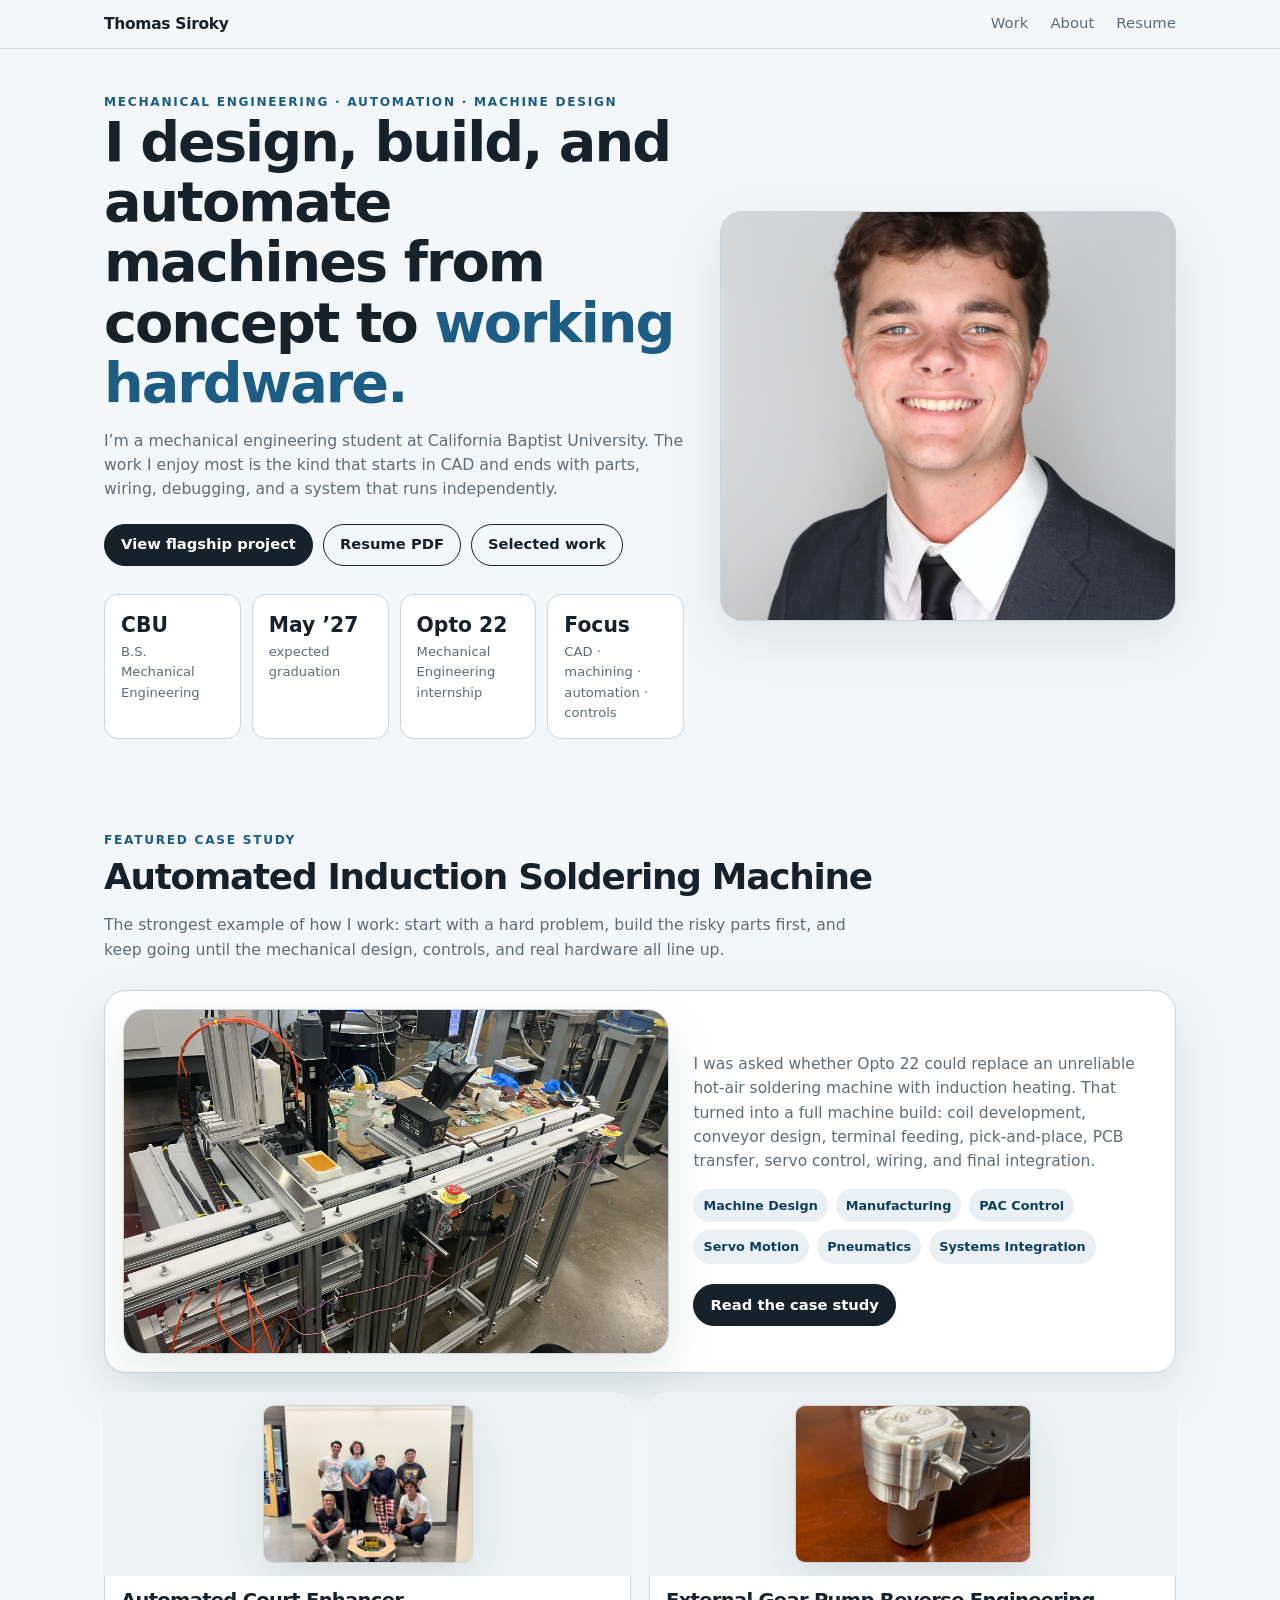
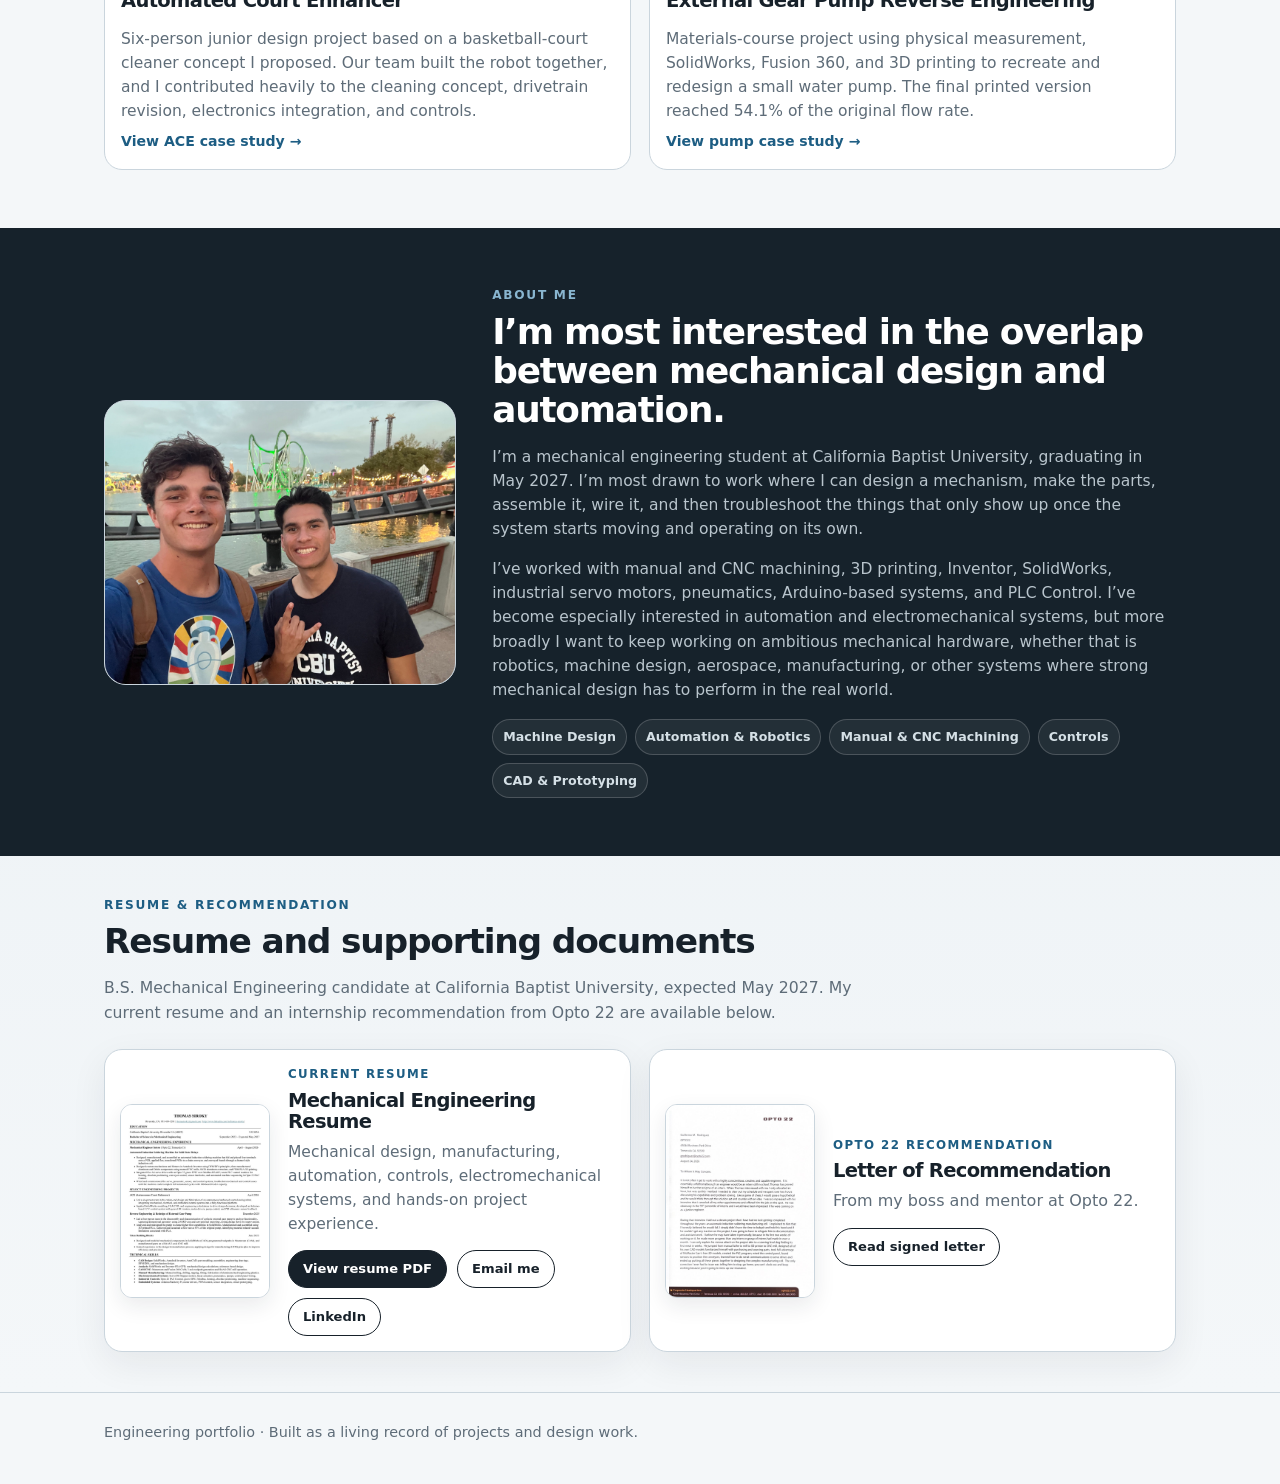
<file: index.html>
<html lang="en">
<head>
  <meta charset="utf-8" />
  <meta name="viewport" content="width=device-width, initial-scale=1" />
  <meta name="description" content="Mechanical engineering portfolio focused on automation, machine design, controls, and manufacturing." />
  <link rel="stylesheet" href="styles.css" />
  <title>Mechanical Engineering Portfolio</title>
</head>
<body>
<header class="site-header">
  <nav class="nav">
    <a class="brand" href="index.html">Thomas Siroky</a>
    <div class="nav-links"><a href="#work">Work</a><a href="#about">About</a><a href="#resume">Resume</a></div>
  </nav>
</header>
<main>
  <section class="hero">
    <div class="container hero-grid">
      <div class="hero-copy">
        <div class="eyebrow">Mechanical Engineering · Automation · Machine Design</div>
        <h1>I design, build, and automate machines from concept to <span>working hardware.</span></h1>
        <p class="lead">I’m a mechanical engineering student at California Baptist University. The work I enjoy most is the kind that starts in CAD and ends with parts, wiring, debugging, and a system that runs independently.</p>
        <div class="hero-actions">
          <a class="button primary" href="projects-induction-soldering.html">View flagship project</a>
          <a class="button secondary" href="public/docs/Thomas-Siroky-Resume.pdf" target="_blank" rel="noopener">Resume PDF</a>
          <a class="button secondary" href="#work">Selected work</a>
        </div>
        <div class="stat-grid">
          <div class="stat"><strong>CBU</strong><span>B.S. Mechanical Engineering</span></div>
          <div class="stat"><strong>May ’27</strong><span>expected graduation</span></div>
          <div class="stat"><strong>Opto 22</strong><span>Mechanical Engineering internship</span></div>
          <div class="stat"><strong>Focus</strong><span>CAD · machining · automation · controls</span></div>
        </div>
      </div>
      <img class="real-media hero-photo profile-headshot" src="public/images/profile/headshot.jpg" alt="Thomas Siroky professional headshot">
    </div>
  </section>

  <section id="work" class="section">
    <div class="container">
      <div class="eyebrow">Featured Case Study</div>
      <h2 style="margin:8px 0 16px">Automated Induction Soldering Machine</h2>
      <p class="lead" style="margin:0 0 28px; max-width: 760px;">The strongest example of how I work: start with a hard problem, build the risky parts first, and keep going until the mechanical design, controls, and real hardware all line up.</p>

      <article class="project-feature">
        <img class="real-media feature-photo" src="public/images/induction/full-machine.jpg" alt="Automated induction soldering machine">
        <div class="project-copy">
          <p>I was asked whether Opto 22 could replace an unreliable hot-air soldering machine with induction heating. That turned into a full machine build: coil development, conveyor design, terminal feeding, pick-and-place, PCB transfer, servo control, wiring, and final integration.</p>
          <div class="tags"><span class="tag">Machine Design</span><span class="tag">Manufacturing</span><span class="tag">PAC Control</span><span class="tag">Servo Motion</span><span class="tag">Pneumatics</span><span class="tag">Systems Integration</span></div>
          <a class="button primary" href="projects-induction-soldering.html">Read the case study</a>
        </div>
      </article>

      <div class="project-grid">
        <article class="card project-card-live">
          <a class="project-card-image-link compact-project-image" href="projects-ace.html"><img class="real-media project-card-thumbnail" src="public/images/ace/ace-team.jpg" alt="Automated Court Enhancer robot"></a>
          <h3><a class="card-title-link" href="projects-ace.html">Automated Court Enhancer</a></h3>
          <p>Six-person junior design project based on a basketball-court cleaner concept I proposed. Our team built the robot together, and I contributed heavily to the cleaning concept, drivetrain revision, electronics integration, and controls.</p>
          <a class="text-link" href="projects-ace.html">View ACE case study →</a>
        </article>
        <article class="card project-card-live">
          <a class="project-card-image-link compact-project-image" href="projects-pump.html"><img class="real-media project-card-thumbnail" src="public/images/pump/pump-card.jpg" alt="Final 3D printed external gear pump"></a>
          <h3><a class="card-title-link" href="projects-pump.html">External Gear Pump Reverse Engineering</a></h3>
          <p>Materials-course project using physical measurement, SolidWorks, Fusion 360, and 3D printing to recreate and redesign a small water pump. The final printed version reached 54.1% of the original flow rate.</p>
          <a class="text-link" href="projects-pump.html">View pump case study →</a>
        </article>
      </div>
    </div>
  </section>

  <section id="about" class="section dark-band">
    <div class="container about-grid">
      <img class="real-media about-photo about-me-photo" src="public/images/profile/about-me.jpg" alt="Thomas Siroky with a friend">
      <div class="about-copy">
        <div class="eyebrow">About Me</div>
        <h2 style="margin-top:8px">I’m most interested in the overlap between mechanical design and automation.</h2>
        <p>I’m a mechanical engineering student at California Baptist University, graduating in May 2027. I’m most drawn to work where I can design a mechanism, make the parts, assemble it, wire it, and then troubleshoot the things that only show up once the system starts moving and operating on its own.</p>
        <p>I’ve worked with manual and CNC machining, 3D printing, Inventor, SolidWorks, industrial servo motors, pneumatics, Arduino-based systems, and PLC Control. I’ve become especially interested in automation and electromechanical systems, but more broadly I want to keep working on ambitious mechanical hardware, whether that is robotics, machine design, aerospace, manufacturing, or other systems where strong mechanical design has to perform in the real world.</p>
        <div class="about-facts">
          <span class="about-fact">Machine Design</span>
          <span class="about-fact">Automation & Robotics</span>
          <span class="about-fact">Manual & CNC Machining</span>
          <span class="about-fact">Controls</span>
          <span class="about-fact">CAD & Prototyping</span>
        </div>
      </div>
    </div>
  </section>

  <section id="resume" class="section compact credentials-section">
    <div class="container">
      <div class="eyebrow">Resume & Recommendation</div>
      <h2 style="font-size:2.15rem;margin:8px 0 14px">Resume and supporting documents</h2>
      <p class="lead">B.S. Mechanical Engineering candidate at California Baptist University, expected May 2027. My current resume and an internship recommendation from Opto 22 are available below.</p>

      <div class="documents-grid">
        <article class="document-card resume-document">
          <a class="document-preview-link" href="public/docs/Thomas-Siroky-Resume.pdf" target="_blank" rel="noopener" aria-label="Open Thomas Siroky resume PDF">
            <img class="document-preview" src="public/images/documents/resume-preview.jpg" alt="Preview of Thomas Siroky mechanical engineering resume">
          </a>
          <div class="document-copy">
            <div class="document-kicker">Current Resume</div>
            <h3>Mechanical Engineering Resume</h3>
            <p>Mechanical design, manufacturing, automation, controls, electromechanical systems, and hands-on project experience.</p>
            <div class="hero-actions document-actions">
              <a class="button primary" href="public/docs/Thomas-Siroky-Resume.pdf" target="_blank" rel="noopener">View resume PDF</a>
              <a class="button secondary" href="mailto:thomasiroky@gmail.com">Email me</a>
              <a class="button secondary" href="https://www.linkedin.com/in/thomas-siroky" target="_blank" rel="noopener">LinkedIn</a>
            </div>
          </div>
        </article>

        <article class="document-card recommendation-document">
          <a class="document-preview-link" href="public/docs/Guillermo-Rodriguez-Recommendation.pdf" target="_blank" rel="noopener" aria-label="Open Opto 22 recommendation letter PDF">
            <img class="document-preview" src="public/images/documents/recommendation-preview.jpg" alt="Preview of Opto 22 letter of recommendation">
          </a>
          <div class="document-copy">
            <div class="document-kicker">Opto 22 Recommendation</div>
            <h3>Letter of Recommendation</h3>
            <p class="recommendation-note">From my boss and mentor at Opto 22.</p>
            <div class="hero-actions document-actions">
              <a class="button secondary" href="public/docs/Guillermo-Rodriguez-Recommendation.pdf" target="_blank" rel="noopener">Read signed letter</a>
            </div>
          </div>
        </article>
      </div>
    </div>
  </section>
</main>
<footer class="footer"><div class="container">Engineering portfolio · Built as a living record of projects and design work.</div></footer>
</body>
</html>
</file>
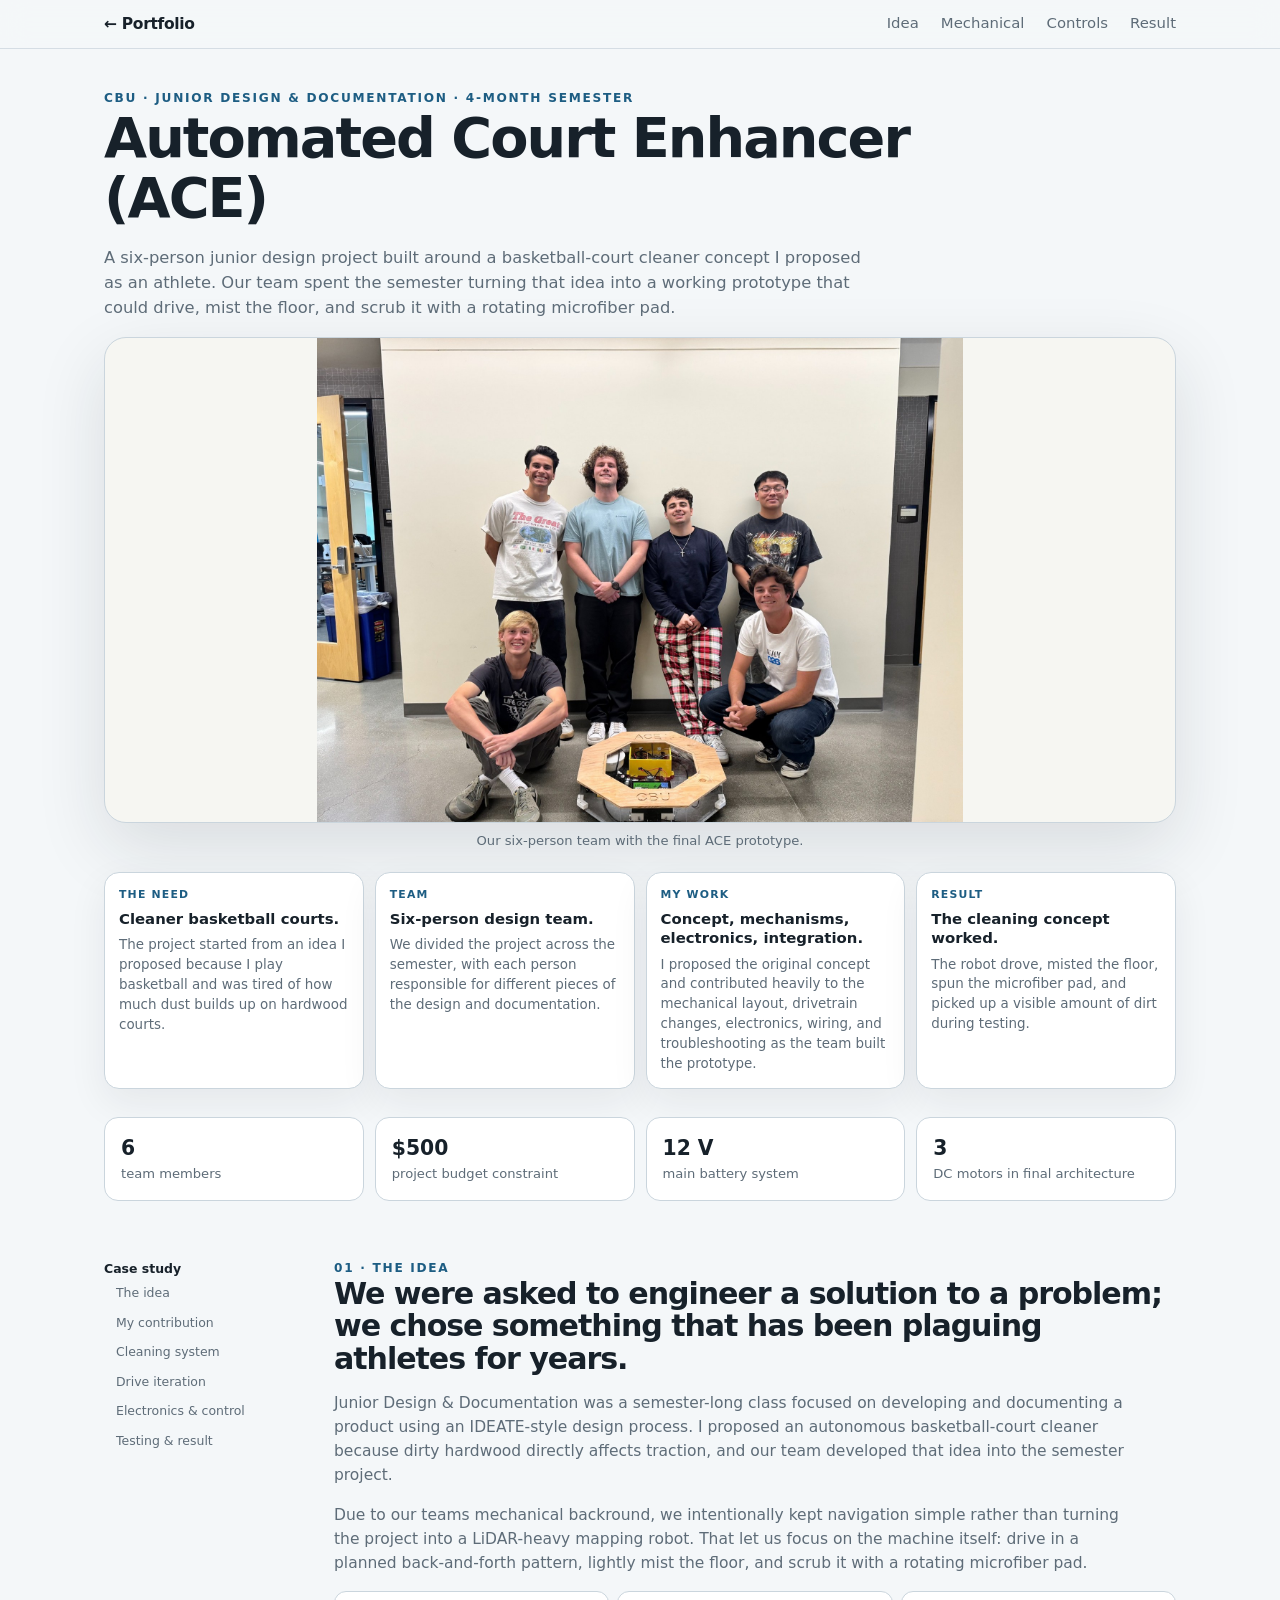
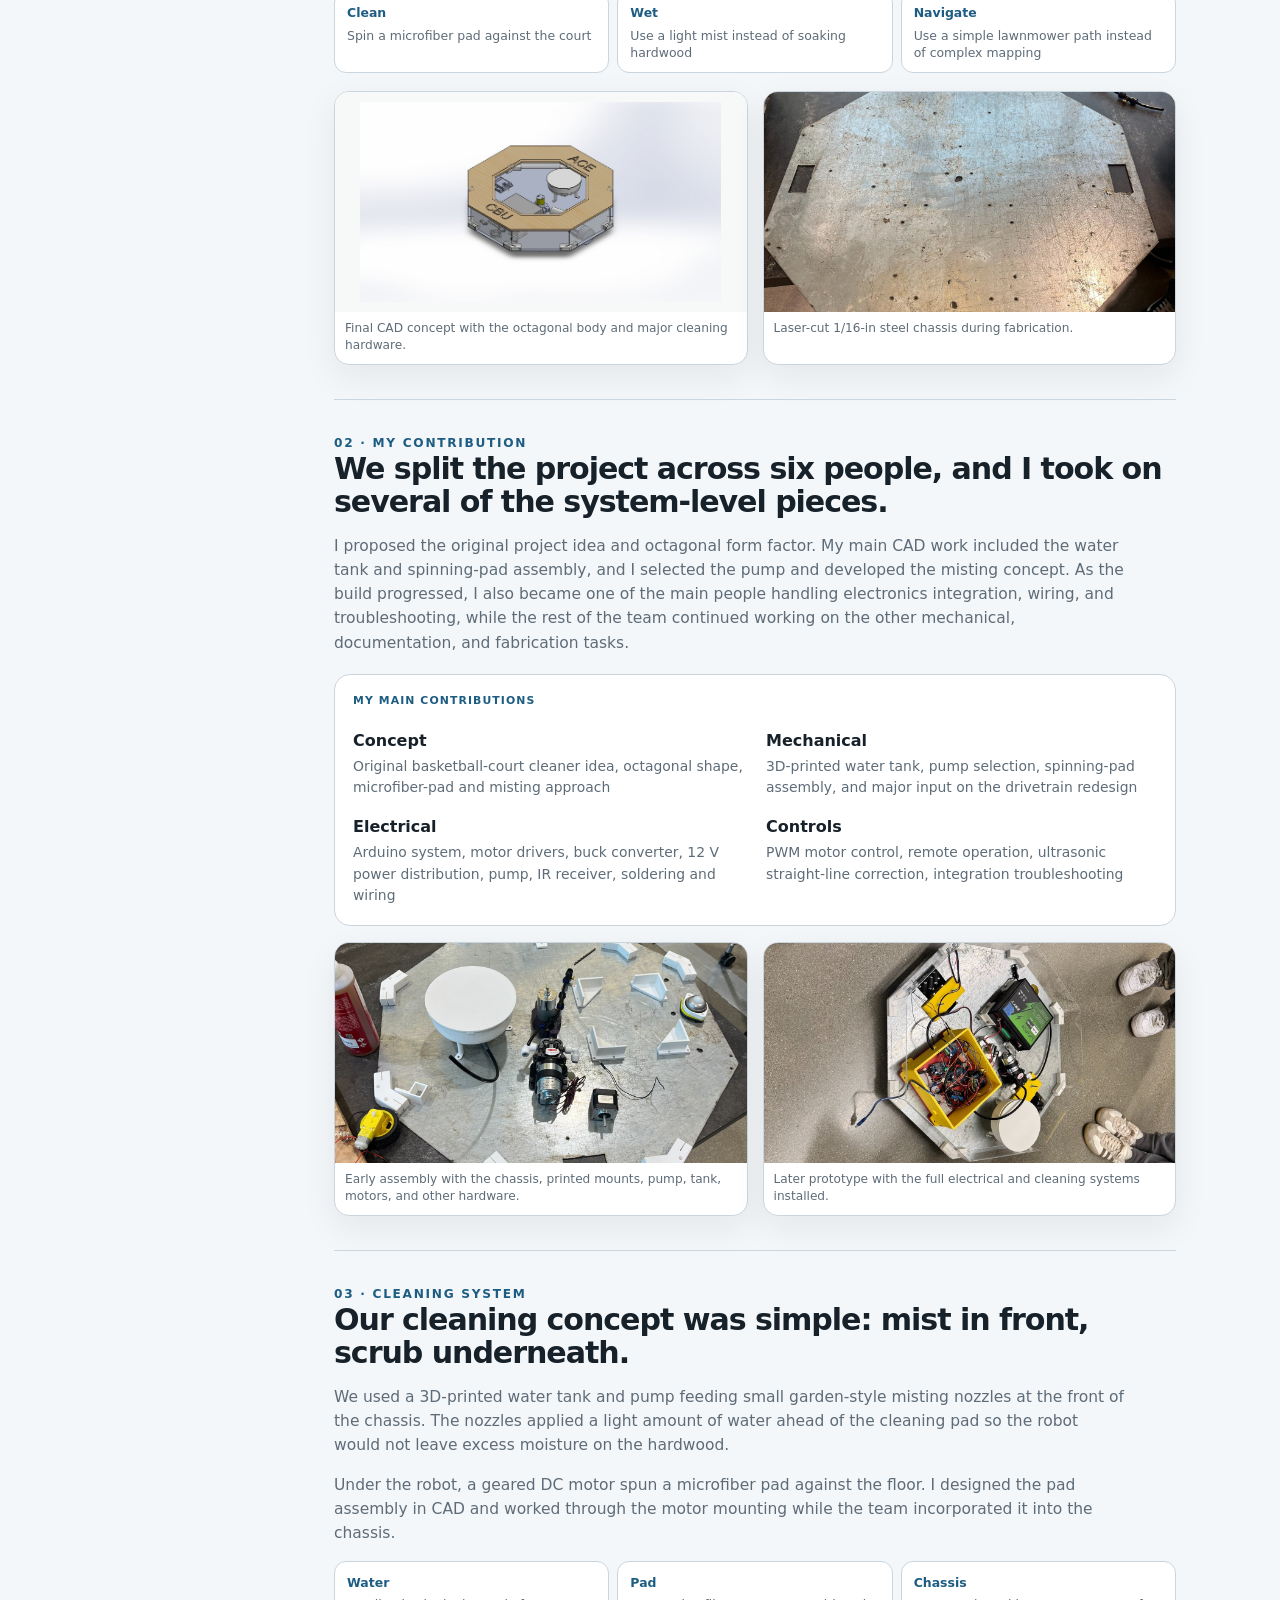
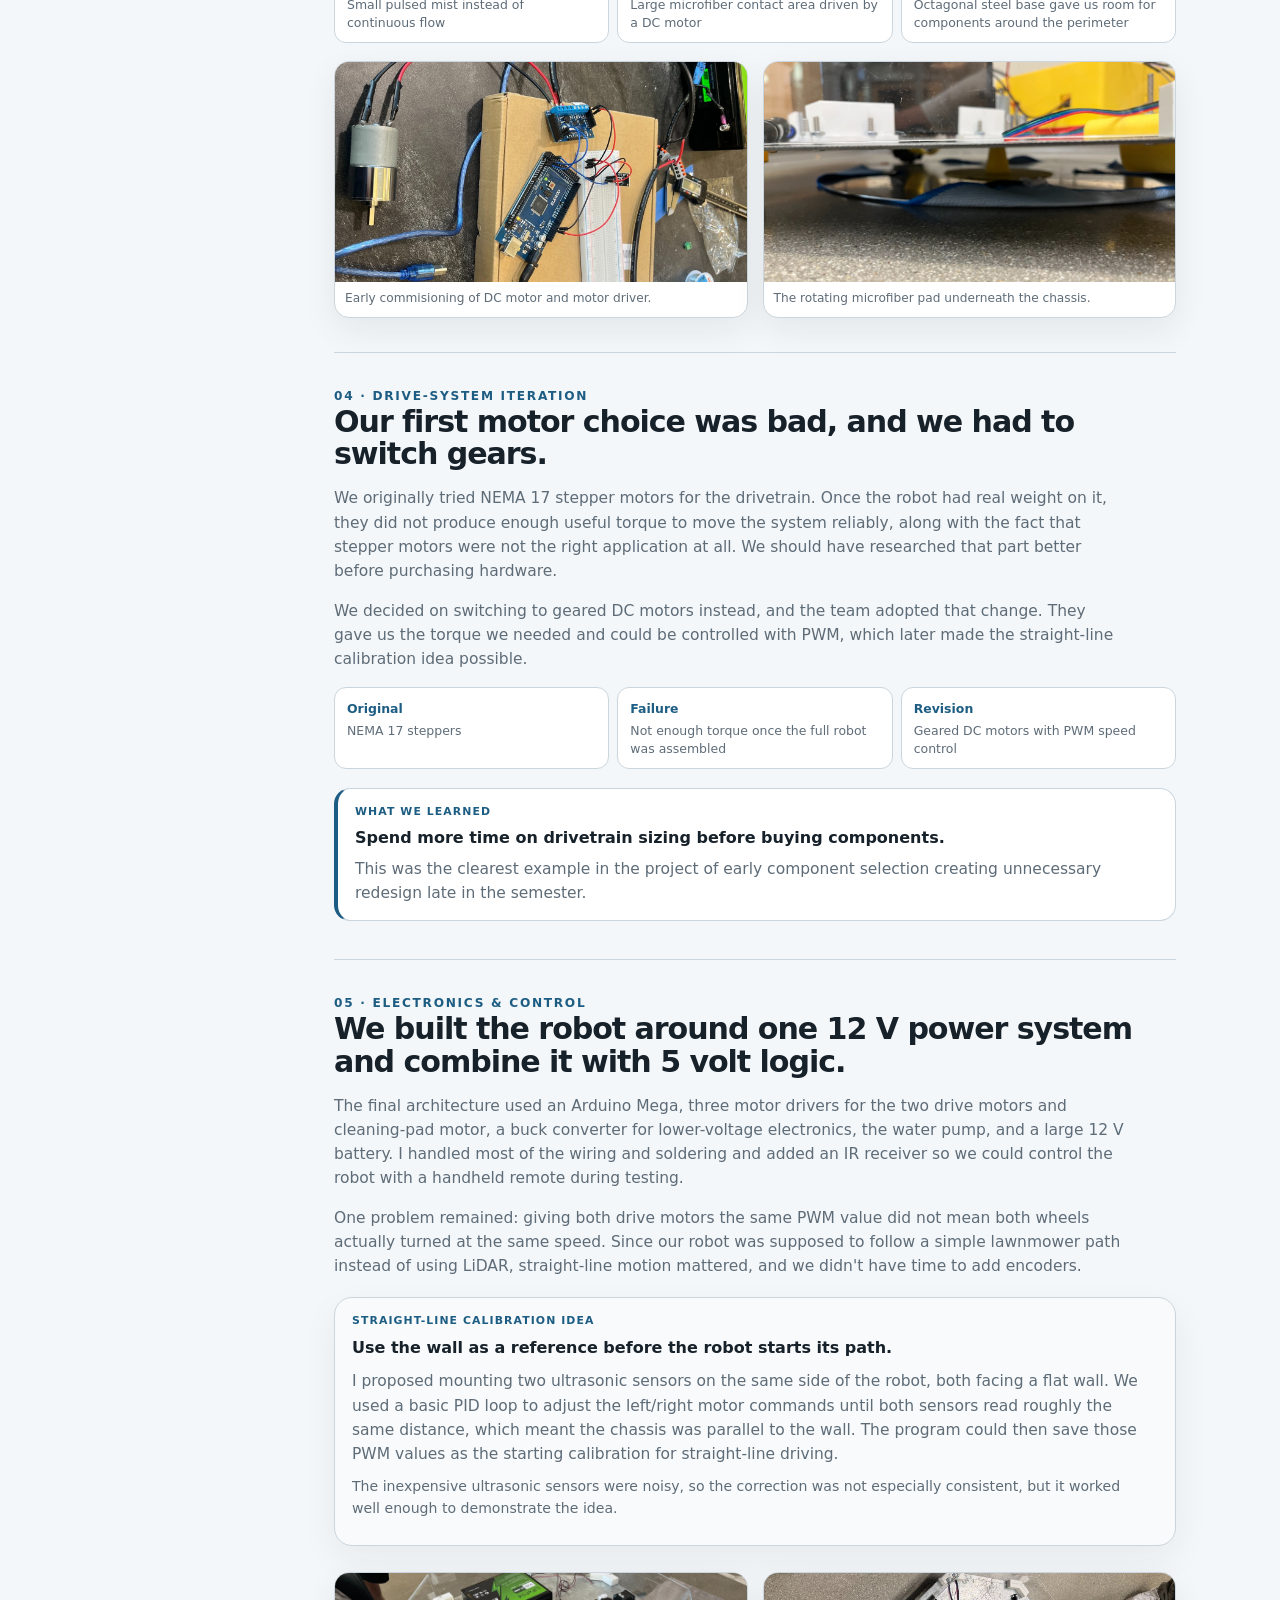
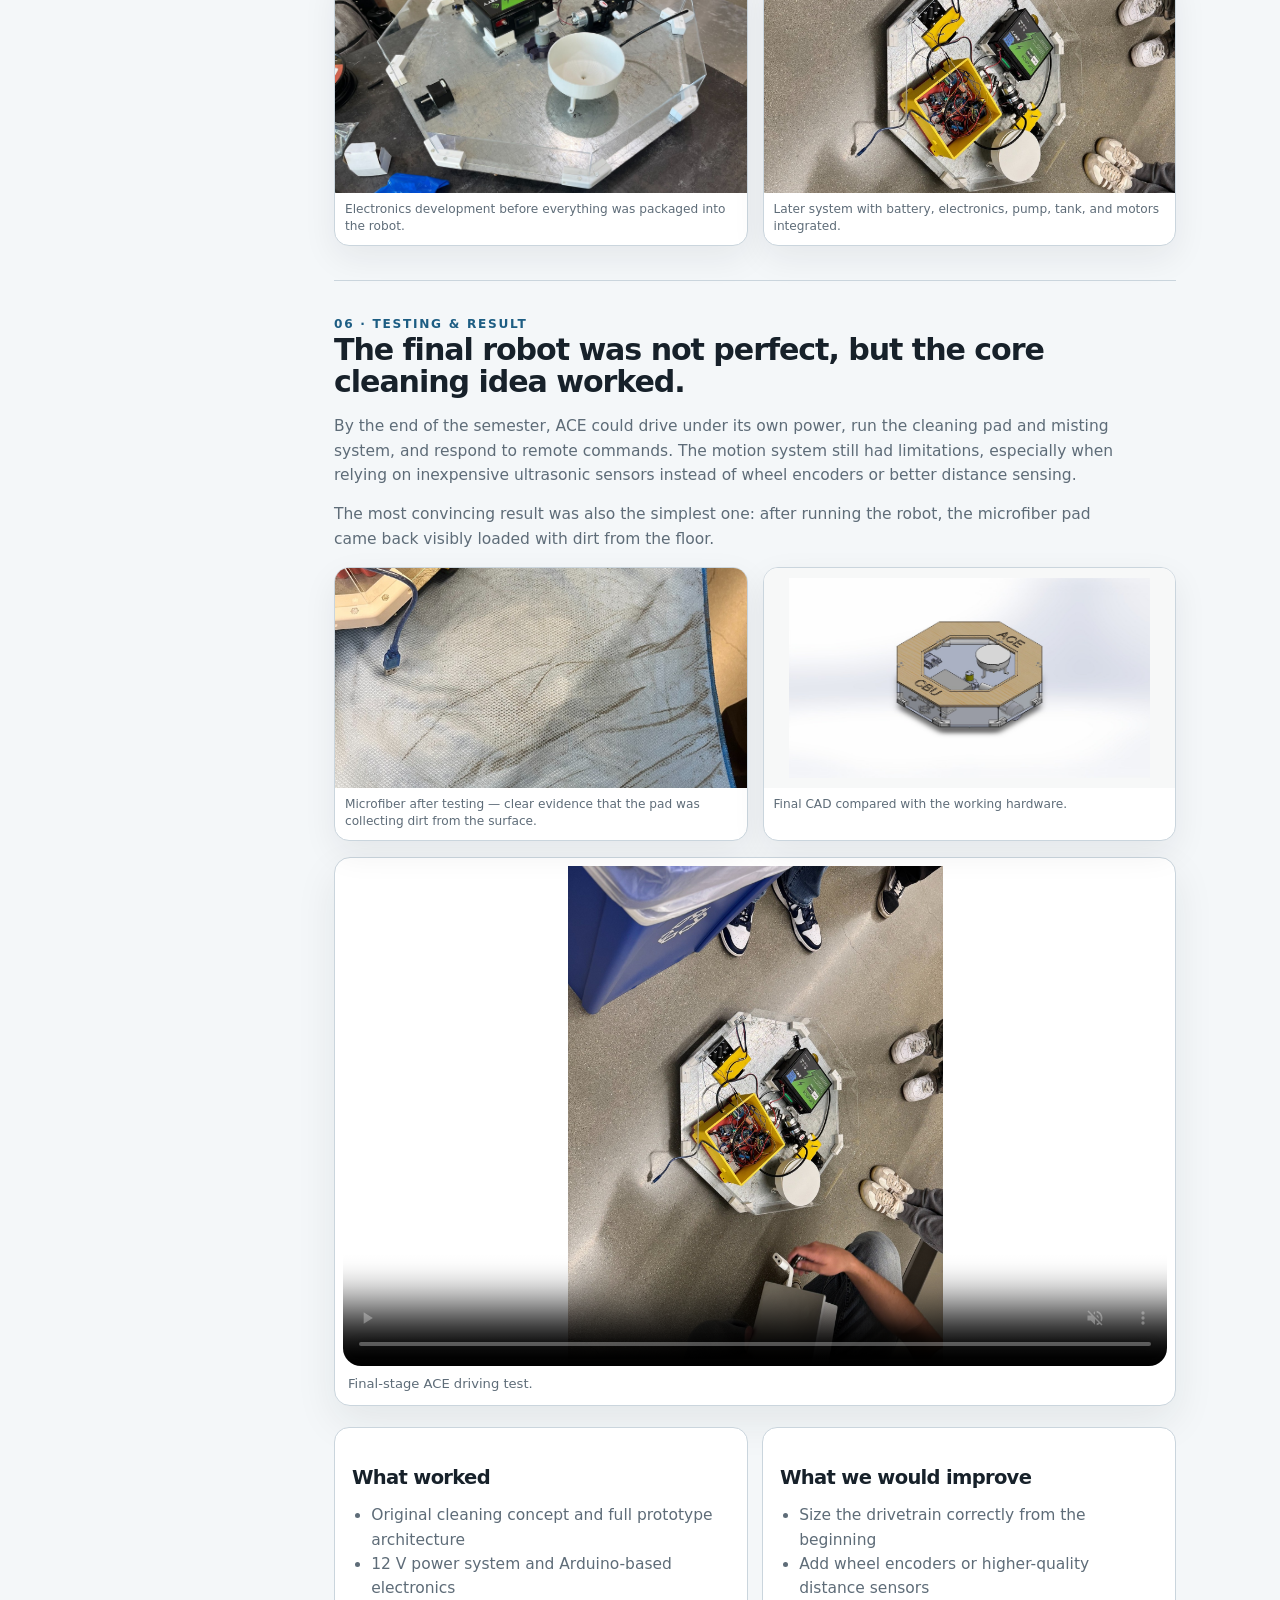
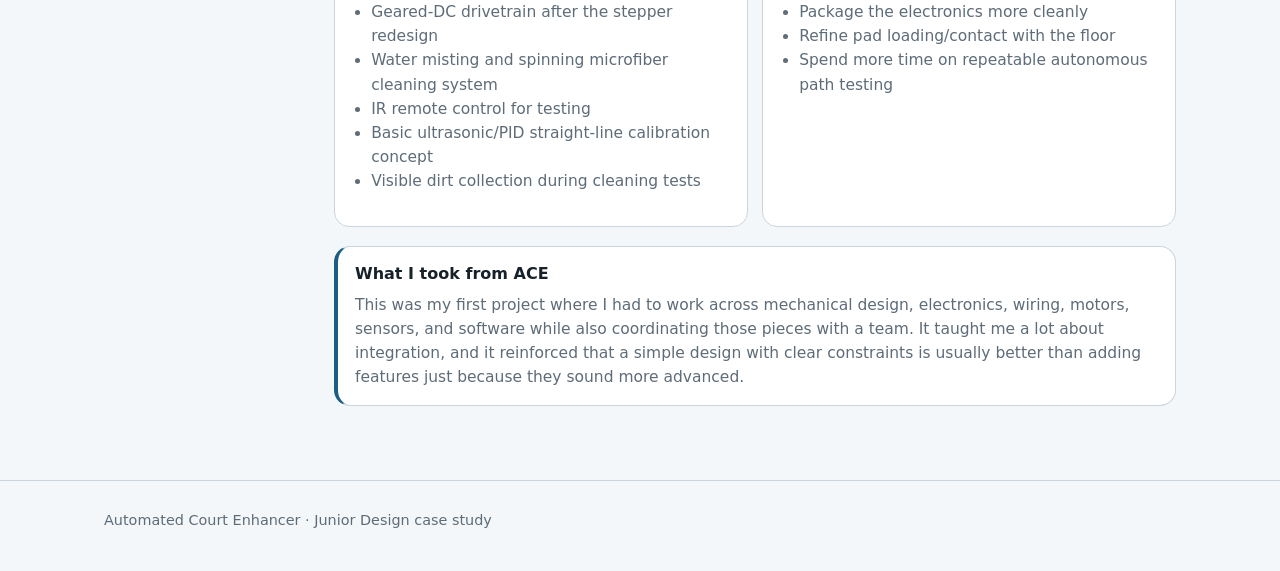
<file: projects-ace.html>
<html lang="en">
<head>
  <meta charset="utf-8" />
  <meta name="viewport" content="width=device-width, initial-scale=1" />
  <meta name="description" content="Case study: Automated Court Enhancer (ACE), a junior design basketball-court cleaning robot." />
  <link rel="stylesheet" href="styles.css" />
  <title>Automated Court Enhancer (ACE)</title>
</head>
<body>
<header class="site-header">
  <nav class="nav"><a class="brand" href="index.html">← Portfolio</a><div class="nav-links"><a href="#idea">Idea</a><a href="#mechanical">Mechanical</a><a href="#controls">Controls</a><a href="#result">Result</a></div></nav>
</header>
<main>
  <!-- EDITABLE COPY: ACE HERO -->
  <section class="case-hero">
    <div class="container">
      <div class="eyebrow">CBU · Junior Design &amp; Documentation · 4-month semester</div>
      <h1 class="case-title">Automated Court Enhancer (ACE)</h1>
      <p class="case-subtitle">A six-person junior design project built around a basketball-court cleaner concept I proposed as an athlete. Our team spent the semester turning that idea into a working prototype that could drive, mist the floor, and scrub it with a rotating microfiber pad.</p>
      <img class="case-hero-photo ace-team-hero" src="public/images/ace/ace-team.jpg" alt="Six-person ACE team with the completed basketball court cleaning robot">
      <div class="media-caption ace-hero-caption">Our six-person team with the final ACE prototype.</div>

      <div class="project-snapshot">
        <div class="snapshot-grid">
          <div class="snapshot-card">
            <span class="snapshot-label">The need</span>
            <strong>Cleaner basketball courts.</strong>
            <p>The project started from an idea I proposed because I play basketball and was tired of how much dust builds up on hardwood courts.</p>
          </div>
          <div class="snapshot-card">
            <span class="snapshot-label">Team</span>
            <strong>Six-person design team.</strong>
            <p>We divided the project across the semester, with each person responsible for different pieces of the design and documentation.</p>
          </div>
          <div class="snapshot-card">
            <span class="snapshot-label">My work</span>
            <strong>Concept, mechanisms, electronics, integration.</strong>
            <p>I proposed the original concept and contributed heavily to the mechanical layout, drivetrain changes, electronics, wiring, and troubleshooting as the team built the prototype.</p>
          </div>
          <div class="snapshot-card">
            <span class="snapshot-label">Result</span>
            <strong>The cleaning concept worked.</strong>
            <p>The robot drove, misted the floor, spun the microfiber pad, and picked up a visible amount of dirt during testing.</p>
          </div>
        </div>
      </div>

      <div class="stat-grid">
        <div class="stat"><strong>6</strong><span>team members</span></div>
        <div class="stat"><strong>$500</strong><span>project budget constraint</span></div>
        <div class="stat"><strong>12 V</strong><span>main battery system</span></div>
        <div class="stat"><strong>3</strong><span>DC motors in final architecture</span></div>
      </div>
    </div>
  </section>

  <section class="section compact">
    <div class="container case-layout">
      <aside class="case-nav">
        <strong>Case study</strong>
        <a href="#idea">The idea</a>
        <a href="#role">My contribution</a>
        <a href="#mechanical">Cleaning system</a>
        <a href="#drive">Drive iteration</a>
        <a href="#controls">Electronics &amp; control</a>
        <a href="#result">Testing &amp; result</a>
      </aside>

      <div class="case-content">
        <!-- EDITABLE COPY: ACE SECTION 1 -->
        <section id="idea">
          <div class="eyebrow">01 · The Idea</div>
          <h2>We were asked to engineer a solution to a problem; we chose something that has been plaguing athletes for years.</h2>
          <p>Junior Design &amp; Documentation was a semester-long class focused on developing and documenting a product using an IDEATE-style design process. I proposed an autonomous basketball-court cleaner because dirty hardwood directly affects traction, and our team developed that idea into the semester project.</p>
          <p>Due to our teams mechanical backround, we intentionally kept navigation simple rather than turning the project into a LiDAR-heavy mapping robot. That let us focus on the machine itself: drive in a planned back-and-forth pattern, lightly mist the floor, and scrub it with a rotating microfiber pad.</p>

          <div class="decision-strip">
            <div><strong>Clean</strong><span>Spin a microfiber pad against the court</span></div>
            <div><strong>Wet</strong><span>Use a light mist instead of soaking hardwood</span></div>
            <div><strong>Navigate</strong><span>Use a simple lawnmower path instead of complex mapping</span></div>
          </div>

          <div class="media-grid-2">
            <div class="media-tile contain"><img src="public/images/ace/ace-cad.jpg" alt="CAD model of the Automated Court Enhancer"><div class="caption">Final CAD concept with the octagonal body and major cleaning hardware.</div></div>
            <div class="media-tile"><img src="public/images/ace/ace-chassis.jpg" alt="Laser cut octagonal steel chassis for ACE"><div class="caption">Laser-cut 1/16-in steel chassis during fabrication.</div></div>
          </div>
        </section>

        <!-- EDITABLE COPY: ACE ROLE -->
        <section id="role">
          <div class="eyebrow">02 · My Contribution</div>
          <h2>We split the project across six people, and I took on several of the system-level pieces.</h2>
          <p>I proposed the original project idea and octagonal form factor. My main CAD work included the water tank and spinning-pad assembly, and I selected the pump and developed the misting concept. As the build progressed, I also became one of the main people handling electronics integration, wiring, and troubleshooting, while the rest of the team continued working on the other mechanical, documentation, and fabrication tasks.</p>

          <div class="role-panel">
            <div class="cad-companion-kicker">My main contributions</div>
            <div class="role-grid">
              <div class="role-item"><strong>Concept</strong><span>Original basketball-court cleaner idea, octagonal shape, microfiber-pad and misting approach</span></div>
              <div class="role-item"><strong>Mechanical</strong><span>3D-printed water tank, pump selection, spinning-pad assembly, and major input on the drivetrain redesign</span></div>
              <div class="role-item"><strong>Electrical</strong><span>Arduino system, motor drivers, buck converter, 12 V power distribution, pump, IR receiver, soldering and wiring</span></div>
              <div class="role-item"><strong>Controls</strong><span>PWM motor control, remote operation, ultrasonic straight-line correction, integration troubleshooting</span></div>
            </div>
          </div>

          <div class="media-grid-2">
            <div class="media-tile"><img src="public/images/ace/ace-build-layout.jpg" alt="ACE chassis with cleaning and drive components laid out during assembly"><div class="caption">Early assembly with the chassis, printed mounts, pump, tank, motors, and other hardware.</div></div>
            <div class="media-tile"><img src="public/images/ace/ace-final-top.jpg" alt="ACE prototype with battery, electronics, pump, tank, and chassis visible"><div class="caption">Later prototype with the full electrical and cleaning systems installed.</div></div>
          </div>
        </section>

        <!-- EDITABLE COPY: ACE MECHANICAL -->
        <section id="mechanical">
          <div class="eyebrow">03 · Cleaning System</div>
          <h2>Our cleaning concept was simple: mist in front, scrub underneath.</h2>
          <p>We used a 3D-printed water tank and pump feeding small garden-style misting nozzles at the front of the chassis. The nozzles applied a light amount of water ahead of the cleaning pad so the robot would not leave excess moisture on the hardwood.</p>
          <p>Under the robot, a geared DC motor spun a microfiber pad against the floor. I designed the pad assembly in CAD and worked through the motor mounting while the team incorporated it into the chassis.</p>

          <div class="decision-strip">
            <div><strong>Water</strong><span>Small pulsed mist instead of continuous flow</span></div>
            <div><strong>Pad</strong><span>Large microfiber contact area driven by a DC motor</span></div>
            <div><strong>Chassis</strong><span>Octagonal steel base gave us room for components around the perimeter</span></div>
          </div>

          <div class="media-grid-2">
            <div class="media-tile"><img src="public/images/ace/ace-pad-underside.jpg" alt="ACE spinning microfiber cleaning pad underneath the chassis"><div class="caption">Early commisioning of DC motor and motor driver.</div></div>
            <div class="media-tile"><img src="public/images/ace/ace-pad-motor-clamp.jpg" alt="Machined aluminum motor clamp for ACE cleaning pad"><div class="caption">The rotating microfiber pad underneath the chassis.</div></div>
          </div>
        </section>

        <!-- EDITABLE COPY: ACE DRIVE -->
        <section id="drive">
          <div class="eyebrow">04 · Drive-System Iteration</div>
          <h2>Our first motor choice was bad, and we had to switch gears.</h2>
          <p>We originally tried NEMA 17 stepper motors for the drivetrain. Once the robot had real weight on it, they did not produce enough useful torque to move the system reliably, along with the fact that stepper motors were not the right application at all. We should have researched that part better before purchasing hardware.</p>
          <p>We decided on switching to geared DC motors instead, and the team adopted that change. They gave us the torque we needed and could be controlled with PWM, which later made the straight-line calibration idea possible.</p>

          <div class="decision-strip">
            <div><strong>Original</strong><span>NEMA 17 steppers</span></div>
            <div><strong>Failure</strong><span>Not enough torque once the full robot was assembled</span></div>
            <div><strong>Revision</strong><span>Geared DC motors with PWM speed control</span></div>
          </div>

          <div class="manufacturing-callout">
            <div class="cad-companion-kicker">What we learned</div>
            <strong>Spend more time on drivetrain sizing before buying components.</strong>
            <p>This was the clearest example in the project of early component selection creating unnecessary redesign late in the semester.</p>
          </div>
        </section>

        <!-- EDITABLE COPY: ACE CONTROLS -->
        <section id="controls">
          <div class="eyebrow">05 · Electronics &amp; Control</div>
          <h2>We built the robot around one 12 V power system and combine it with 5 volt logic.</h2>
          <p>The final architecture used an Arduino Mega, three motor drivers for the two drive motors and cleaning-pad motor, a buck converter for lower-voltage electronics, the water pump, and a large 12 V battery. I handled most of the wiring and soldering and added an IR receiver so we could control the robot with a handheld remote during testing.</p>
          <p>One problem remained: giving both drive motors the same PWM value did not mean both wheels actually turned at the same speed. Since our robot was supposed to follow a simple lawnmower path instead of using LiDAR, straight-line motion mattered, and we didn't have time to add encoders.</p>

          <div class="control-idea-card">
            <div class="cad-companion-kicker">Straight-line calibration idea</div>
            <strong>Use the wall as a reference before the robot starts its path.</strong>
            <p>I proposed mounting two ultrasonic sensors on the same side of the robot, both facing a flat wall. We used a basic PID loop to adjust the left/right motor commands until both sensors read roughly the same distance, which meant the chassis was parallel to the wall. The program could then save those PWM values as the starting calibration for straight-line driving.</p>
            <p class="small-note">The inexpensive ultrasonic sensors were noisy, so the correction was not especially consistent, but it worked well enough to demonstrate the idea.</p>
          </div>

          <div class="media-grid-2">
            <div class="media-tile"><img src="public/images/ace/ace-electronics-bench.jpg" alt="Arduino Mega and motor driver electronics during ACE development"><div class="caption">Electronics development before everything was packaged into the robot.</div></div>
            <div class="media-tile"><img src="public/images/ace/ace-final-top.jpg" alt="Final ACE electronics and battery installed in the robot"><div class="caption">Later system with battery, electronics, pump, tank, and motors integrated.</div></div>
          </div>
        </section>

        <!-- EDITABLE COPY: ACE RESULT -->
        <section id="result">
          <div class="eyebrow">06 · Testing &amp; Result</div>
          <h2>The final robot was not perfect, but the core cleaning idea worked.</h2>
          <p>By the end of the semester, ACE could drive under its own power, run the cleaning pad and misting system, and respond to remote commands. The motion system still had limitations, especially when relying on inexpensive ultrasonic sensors instead of wheel encoders or better distance sensing.</p>
          <p>The most convincing result was also the simplest one: after running the robot, the microfiber pad came back visibly loaded with dirt from the floor.</p>

          <div class="media-grid-2">
            <div class="media-tile"><img src="public/images/ace/ace-dirty-microfiber.jpg" alt="Microfiber pad after ACE cleaning test with visible dirt collected"><div class="caption">Microfiber after testing — clear evidence that the pad was collecting dirt from the surface.</div></div>
            <div class="media-tile contain"><img src="public/images/ace/ace-cad.jpg" alt="Final ACE CAD model"><div class="caption">Final CAD compared with the working hardware.</div></div>
          </div>

          <div class="case-video-wrap">
            <video class="case-video" controls muted preload="metadata" poster="public/images/ace/ace-final-top.jpg"><source src="public/videos/ace/ace-final-demo.mp4" type="video/mp4"></video>
            <div class="media-caption">Final-stage ACE driving test.</div>
          </div>

          <div class="outcome-grid">
            <div class="outcome-box"><h3>What worked</h3><ul><li>Original cleaning concept and full prototype architecture</li><li>12 V power system and Arduino-based electronics</li><li>Geared-DC drivetrain after the stepper redesign</li><li>Water misting and spinning microfiber cleaning system</li><li>IR remote control for testing</li><li>Basic ultrasonic/PID straight-line calibration concept</li><li>Visible dirt collection during cleaning tests</li></ul></div>
            <div class="outcome-box"><h3>What we would improve</h3><ul><li>Size the drivetrain correctly from the beginning</li><li>Add wheel encoders or higher-quality distance sensors</li><li>Package the electronics more cleanly</li><li>Refine pad loading/contact with the floor</li><li>Spend more time on repeatable autonomous path testing</li></ul></div>
          </div>

          <div class="closing-note">
            <strong>What I took from ACE</strong>
            <p>This was my first project where I had to work across mechanical design, electronics, wiring, motors, sensors, and software while also coordinating those pieces with a team. It taught me a lot about integration, and it reinforced that a simple design with clear constraints is usually better than adding features just because they sound more advanced.</p>
          </div>
        </section>
      </div>
    </div>
  </section>
</main>
<footer class="footer"><div class="container">Automated Court Enhancer · Junior Design case study</div></footer>
</body>
</html>
</file>
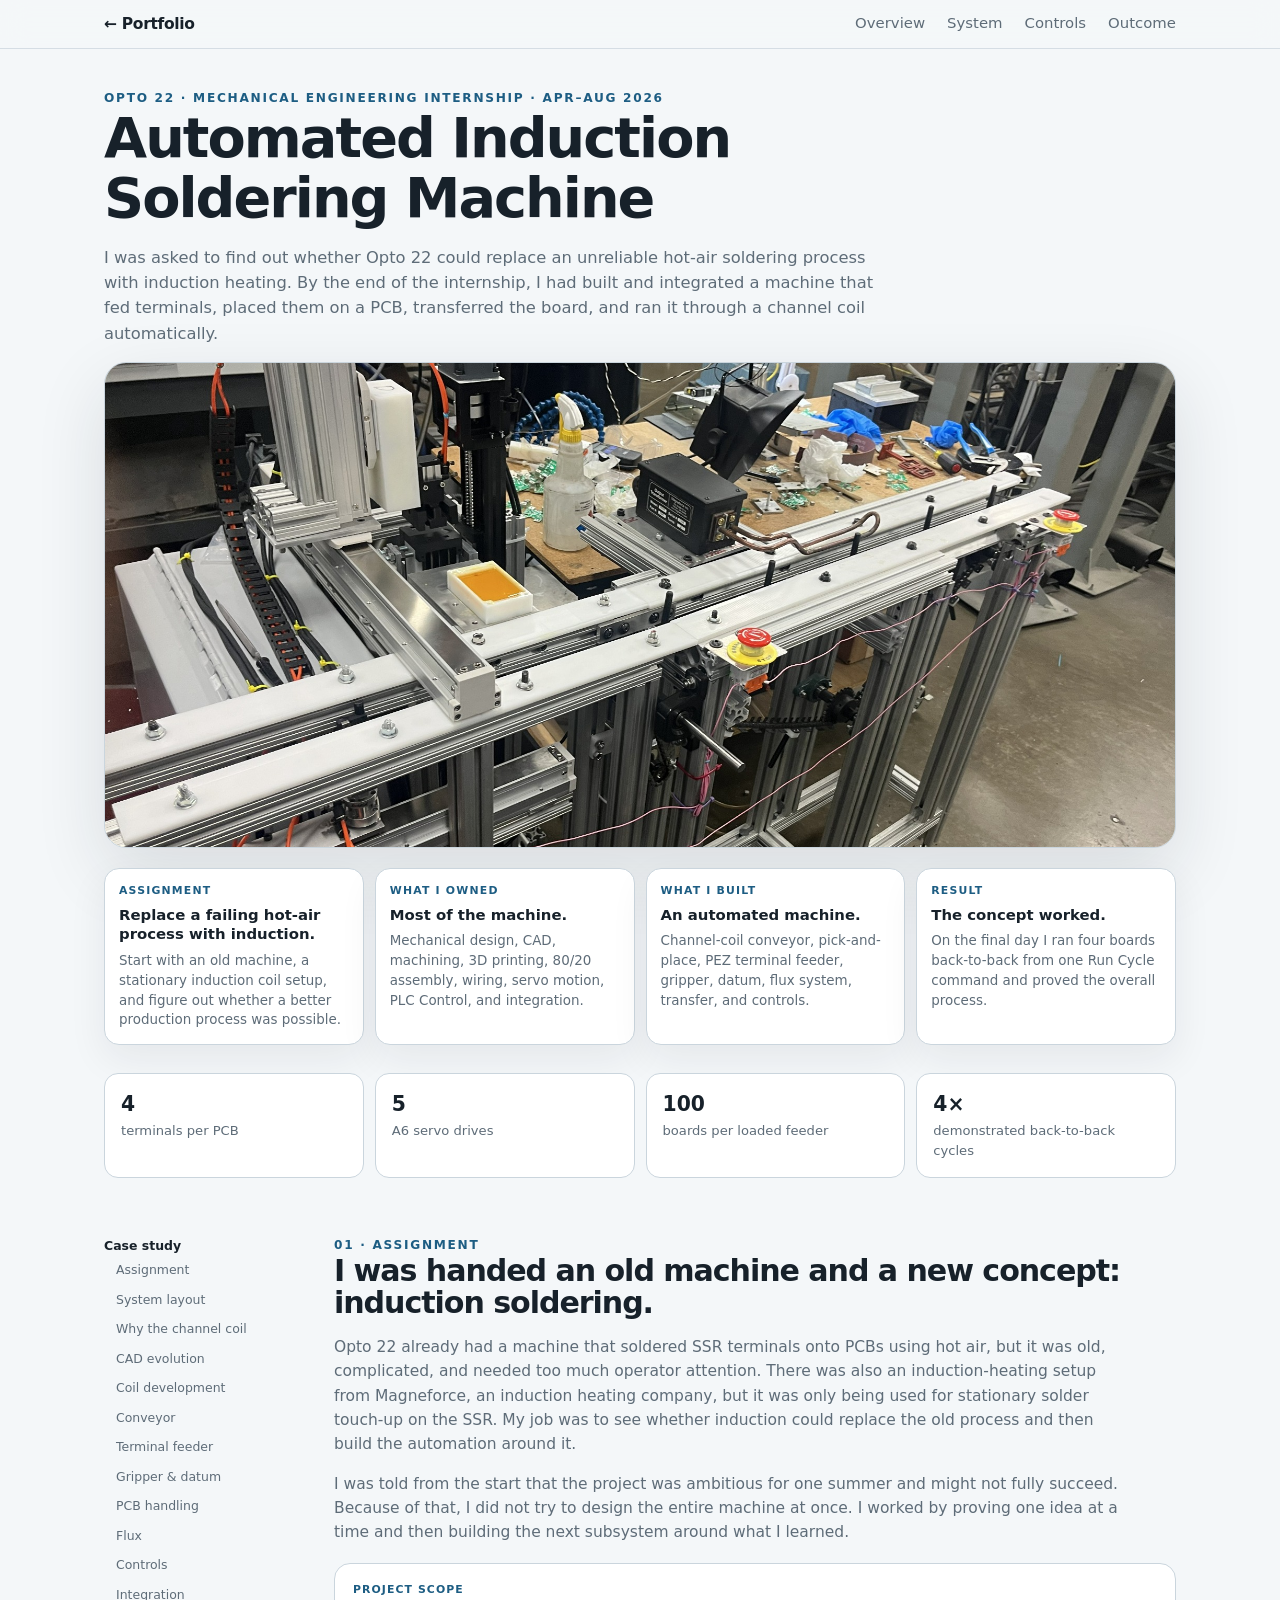
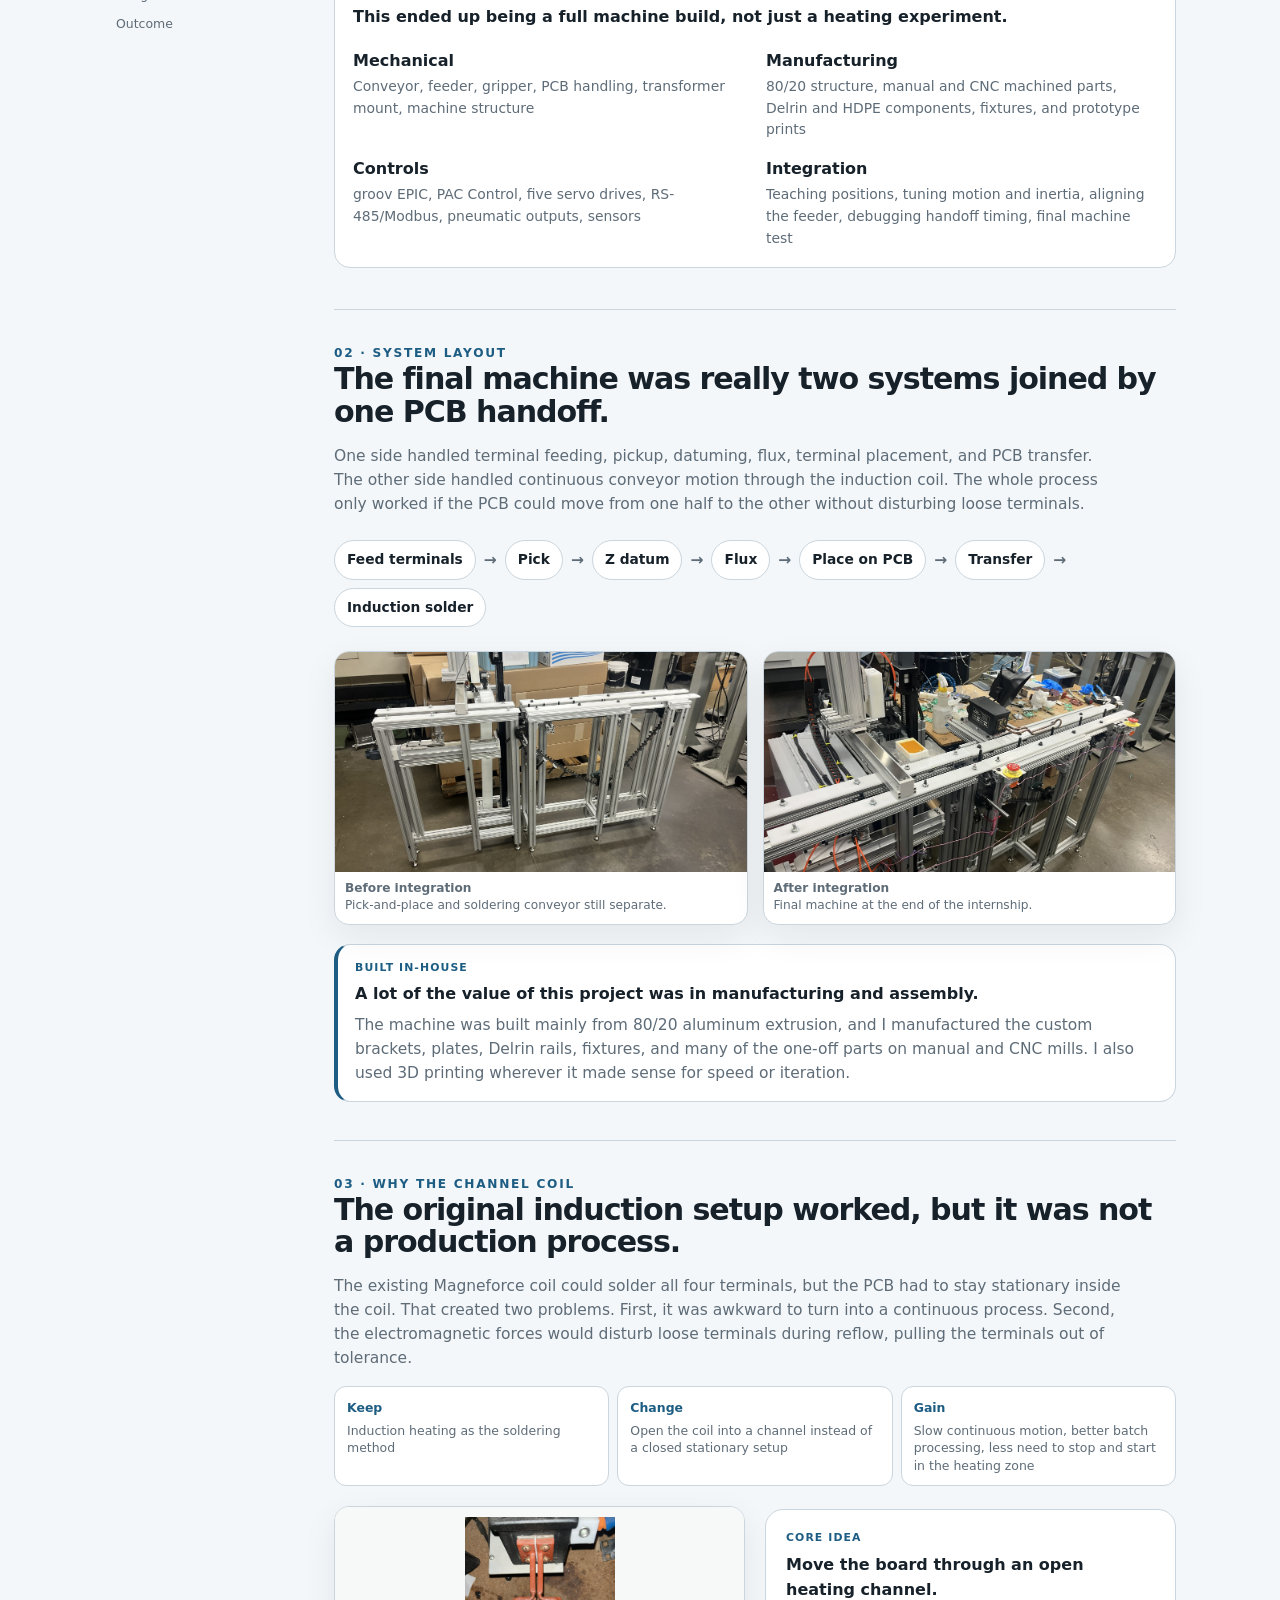
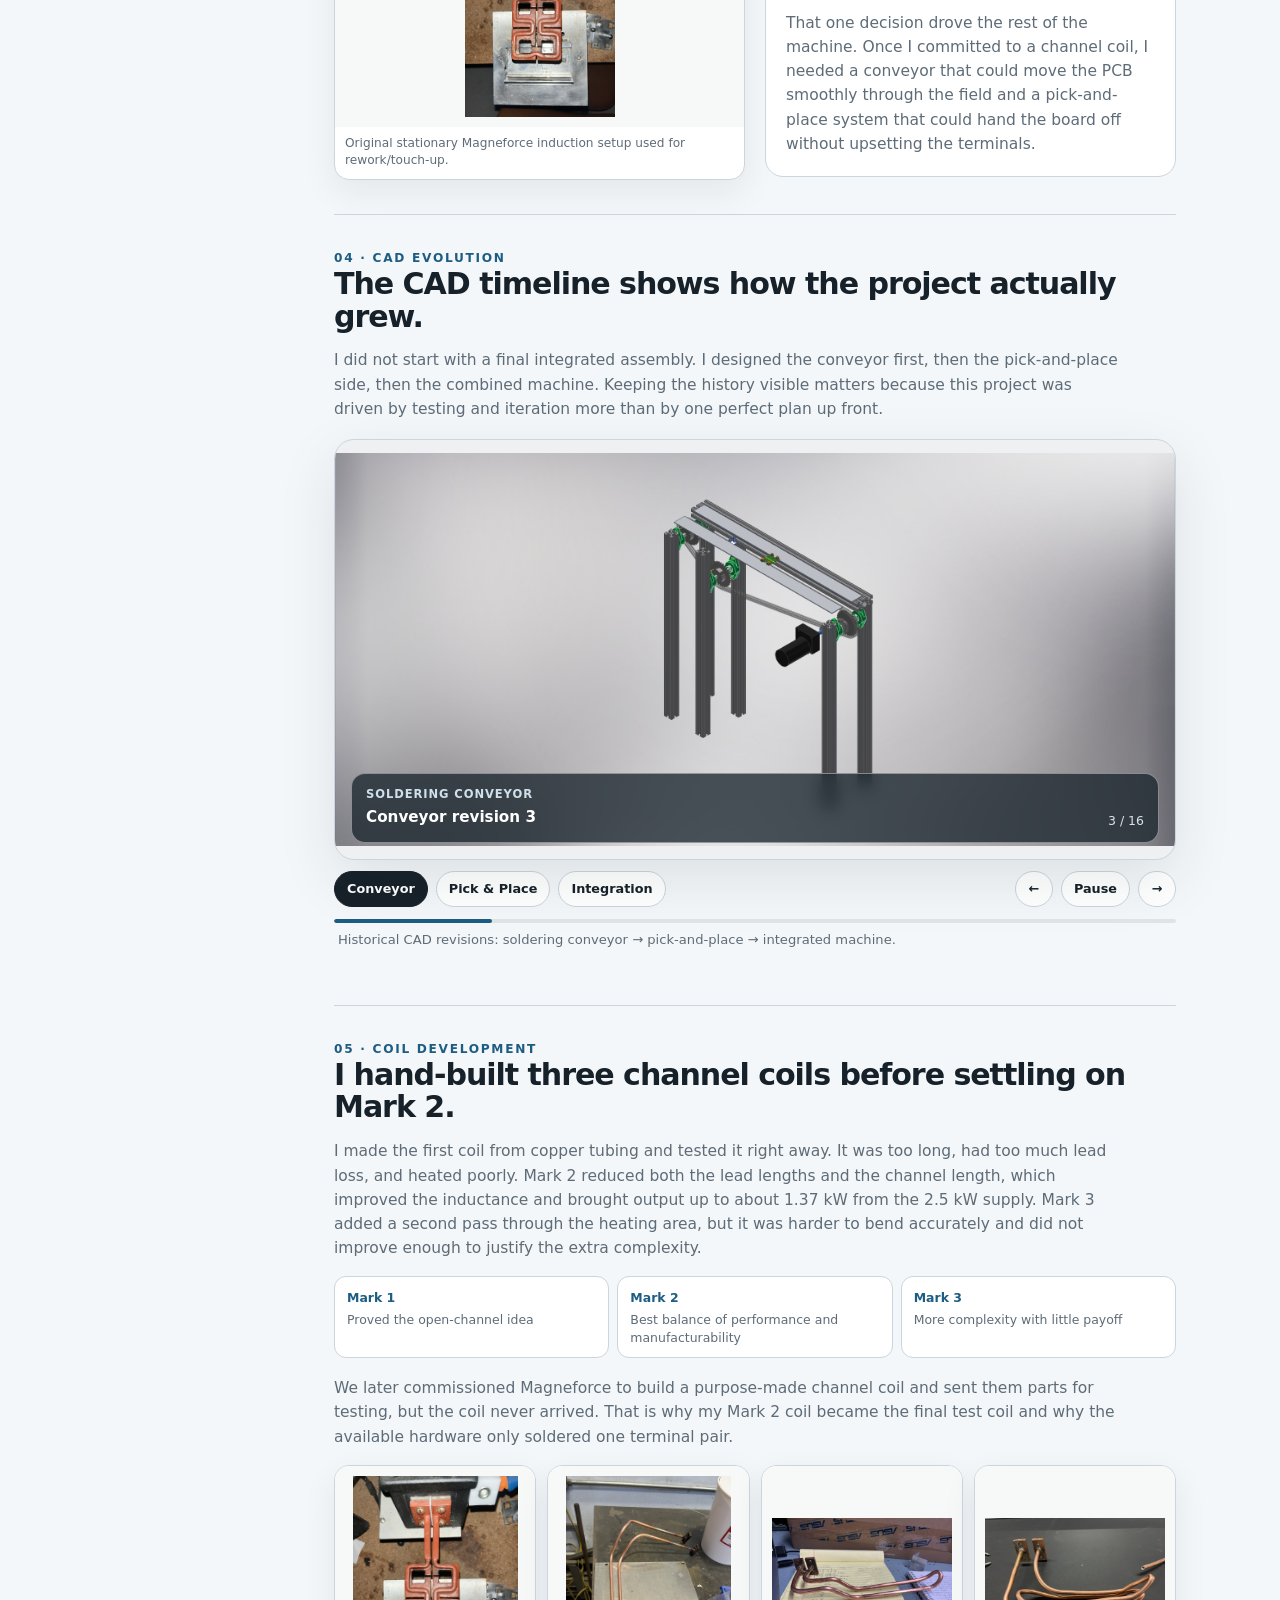
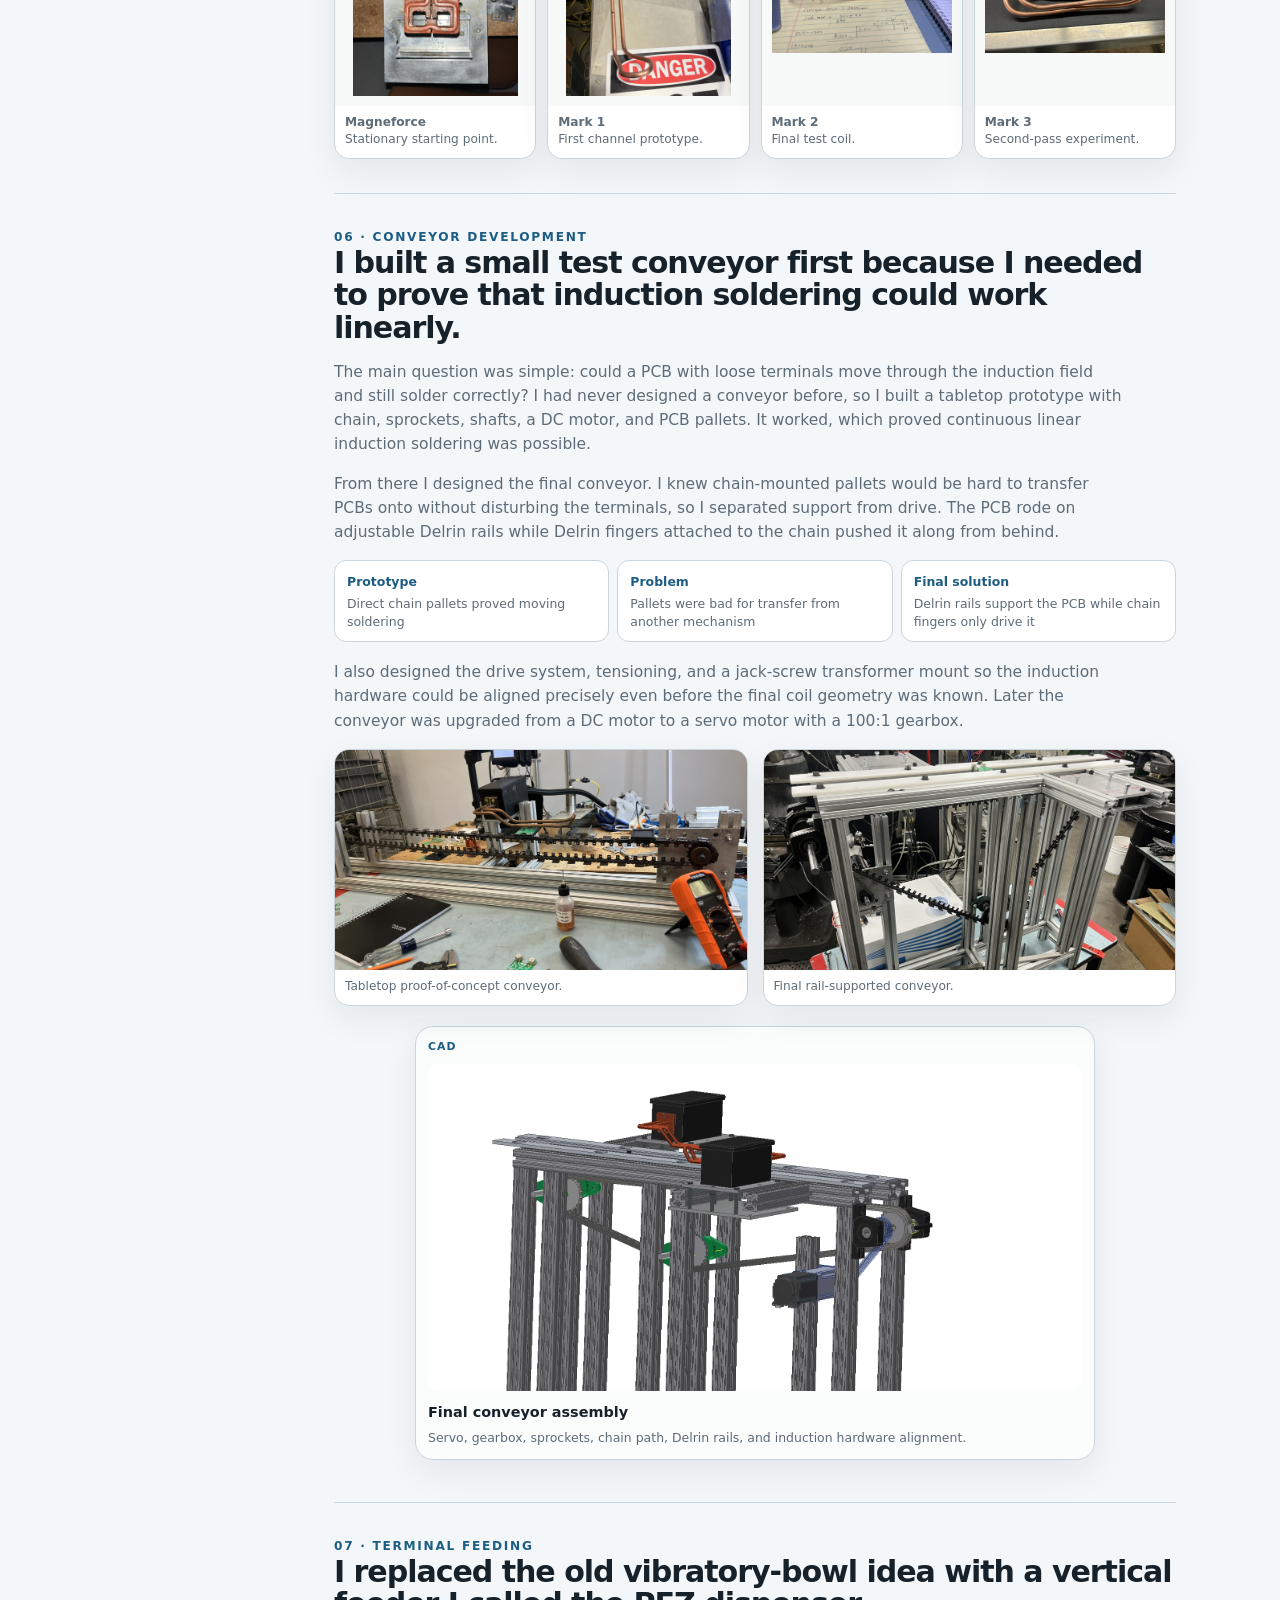
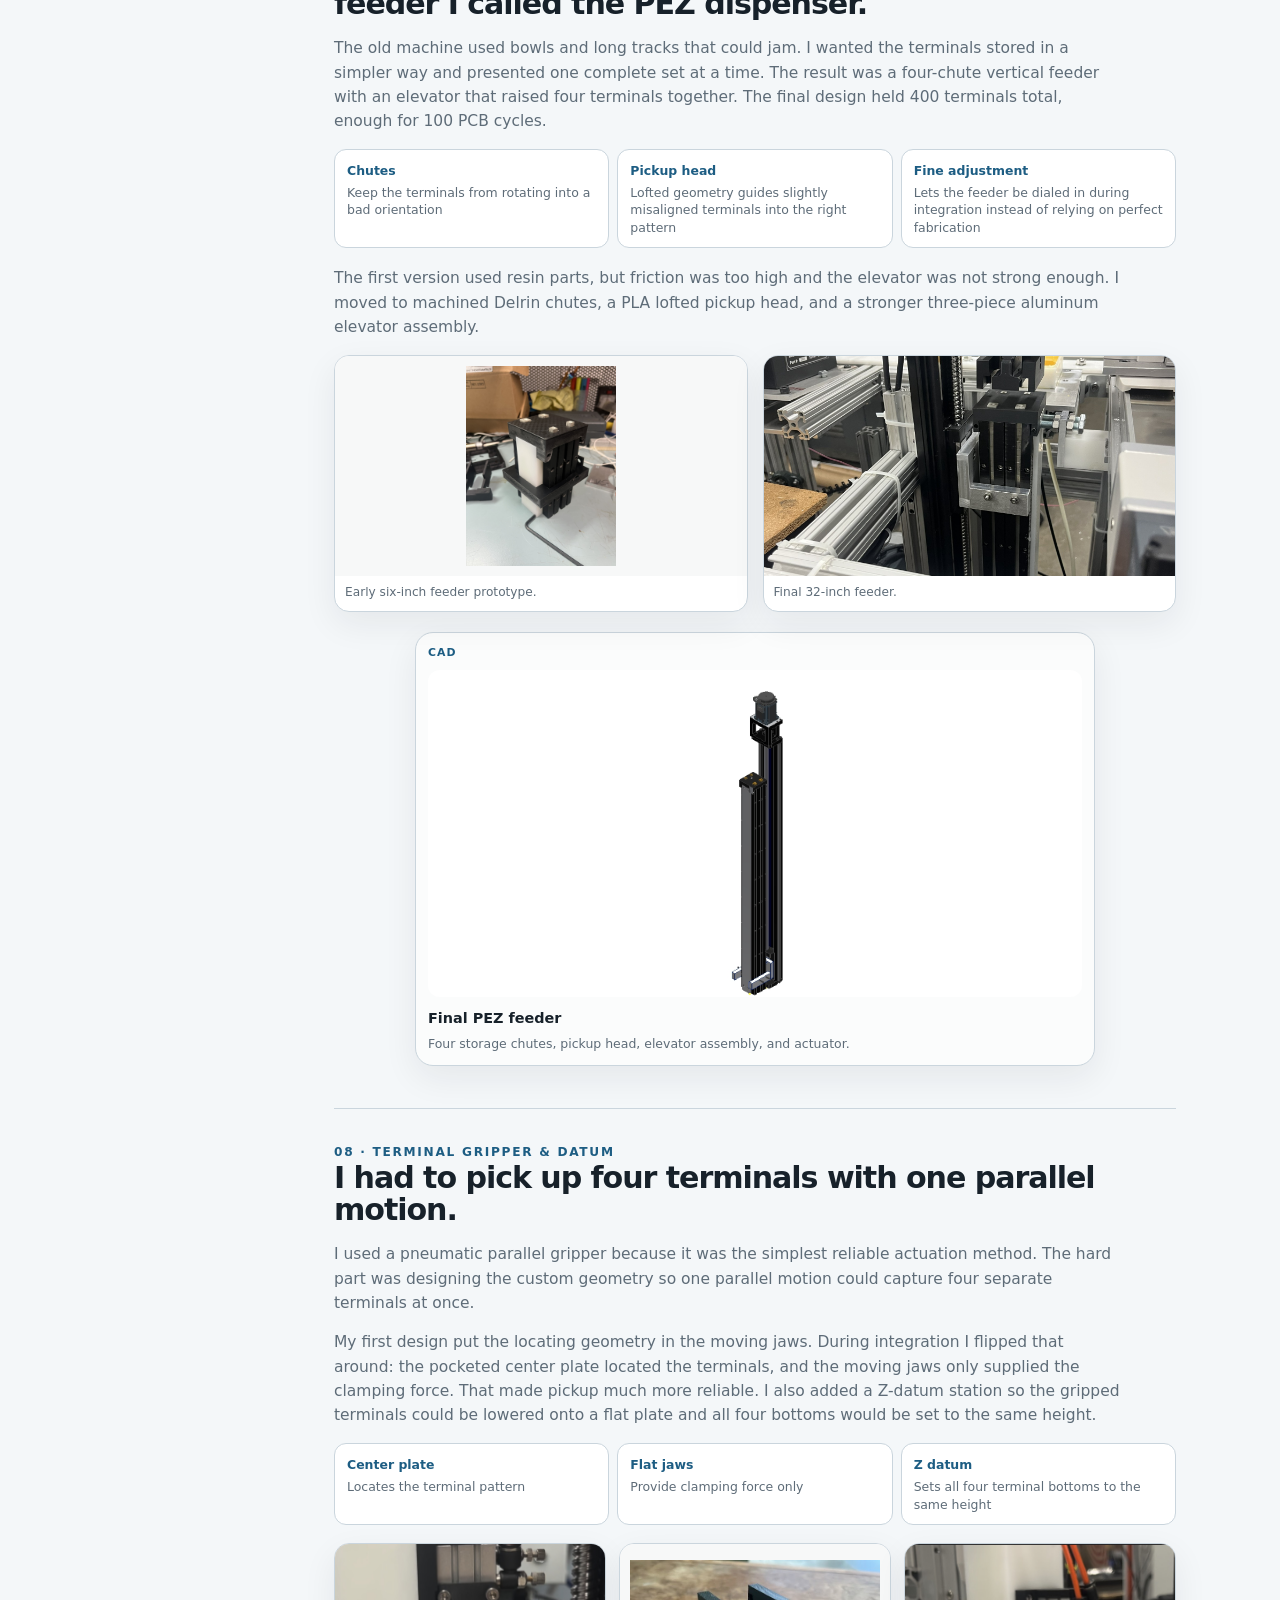
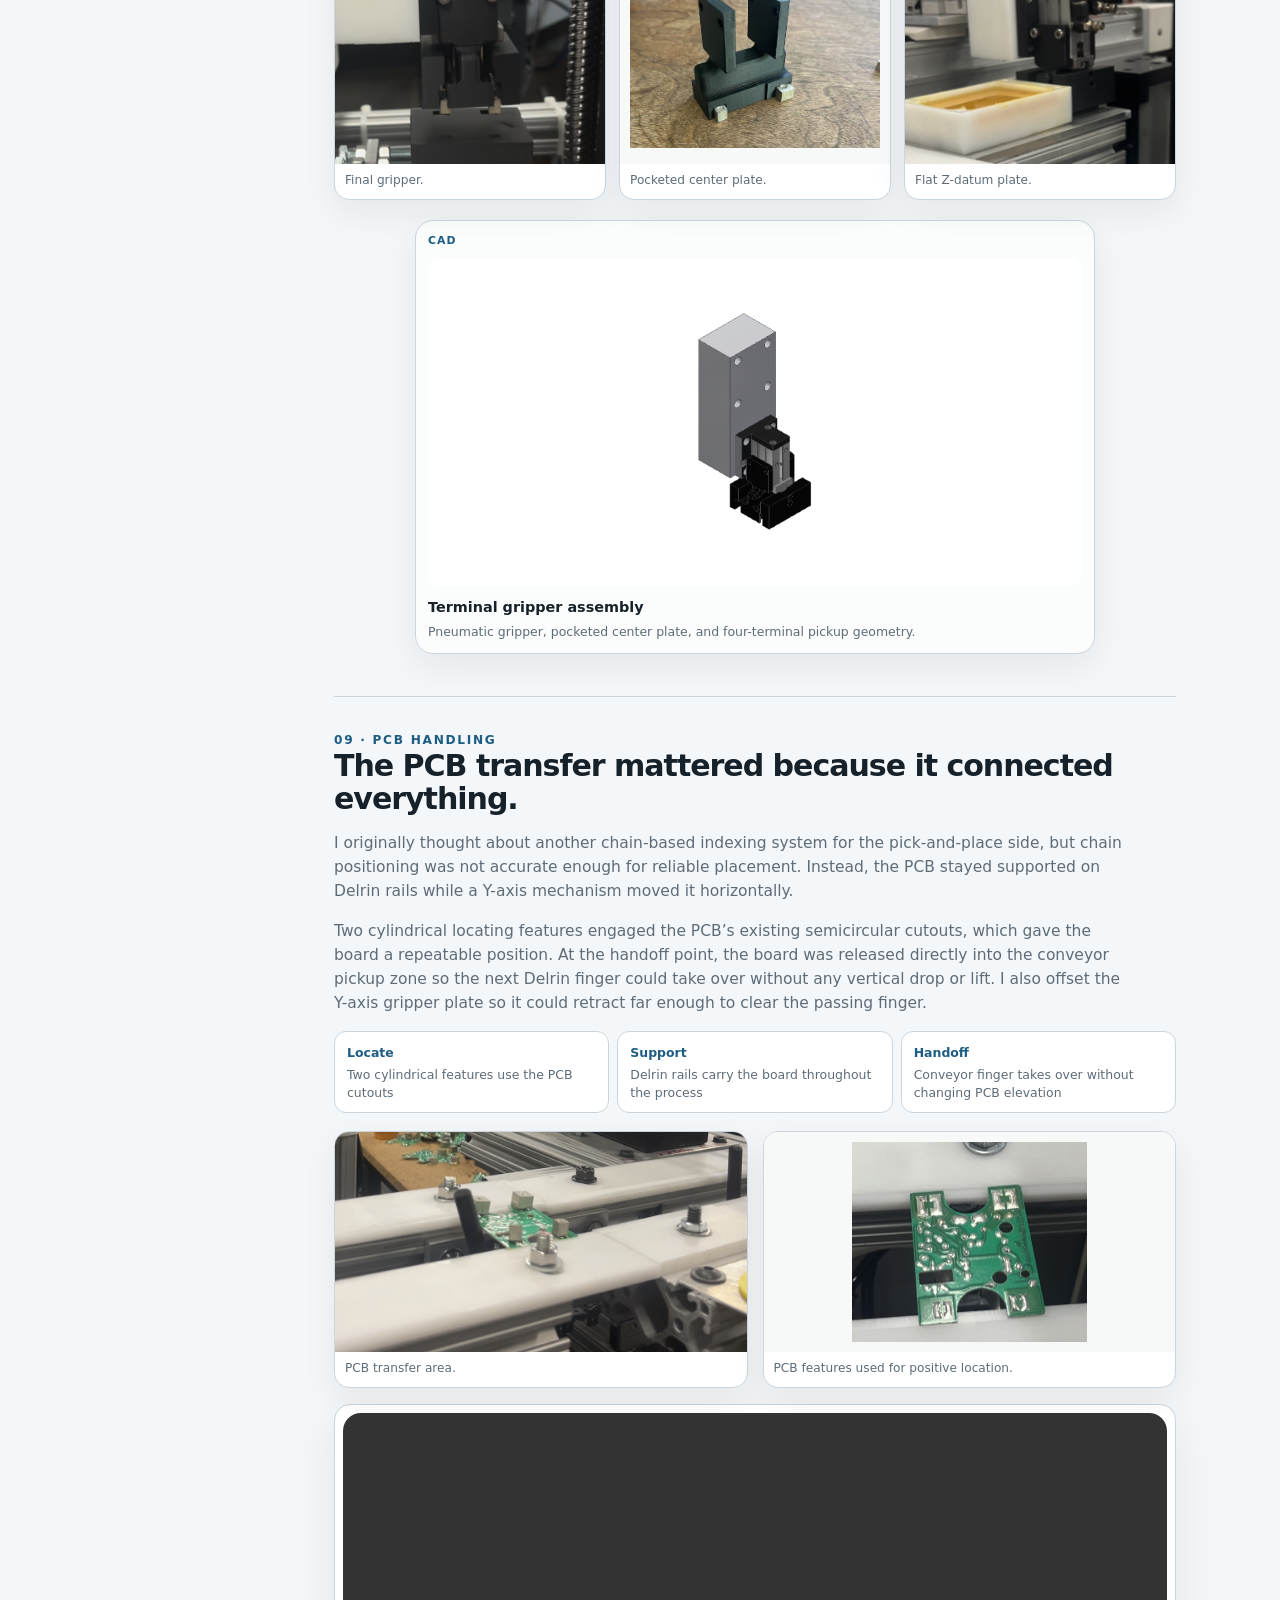
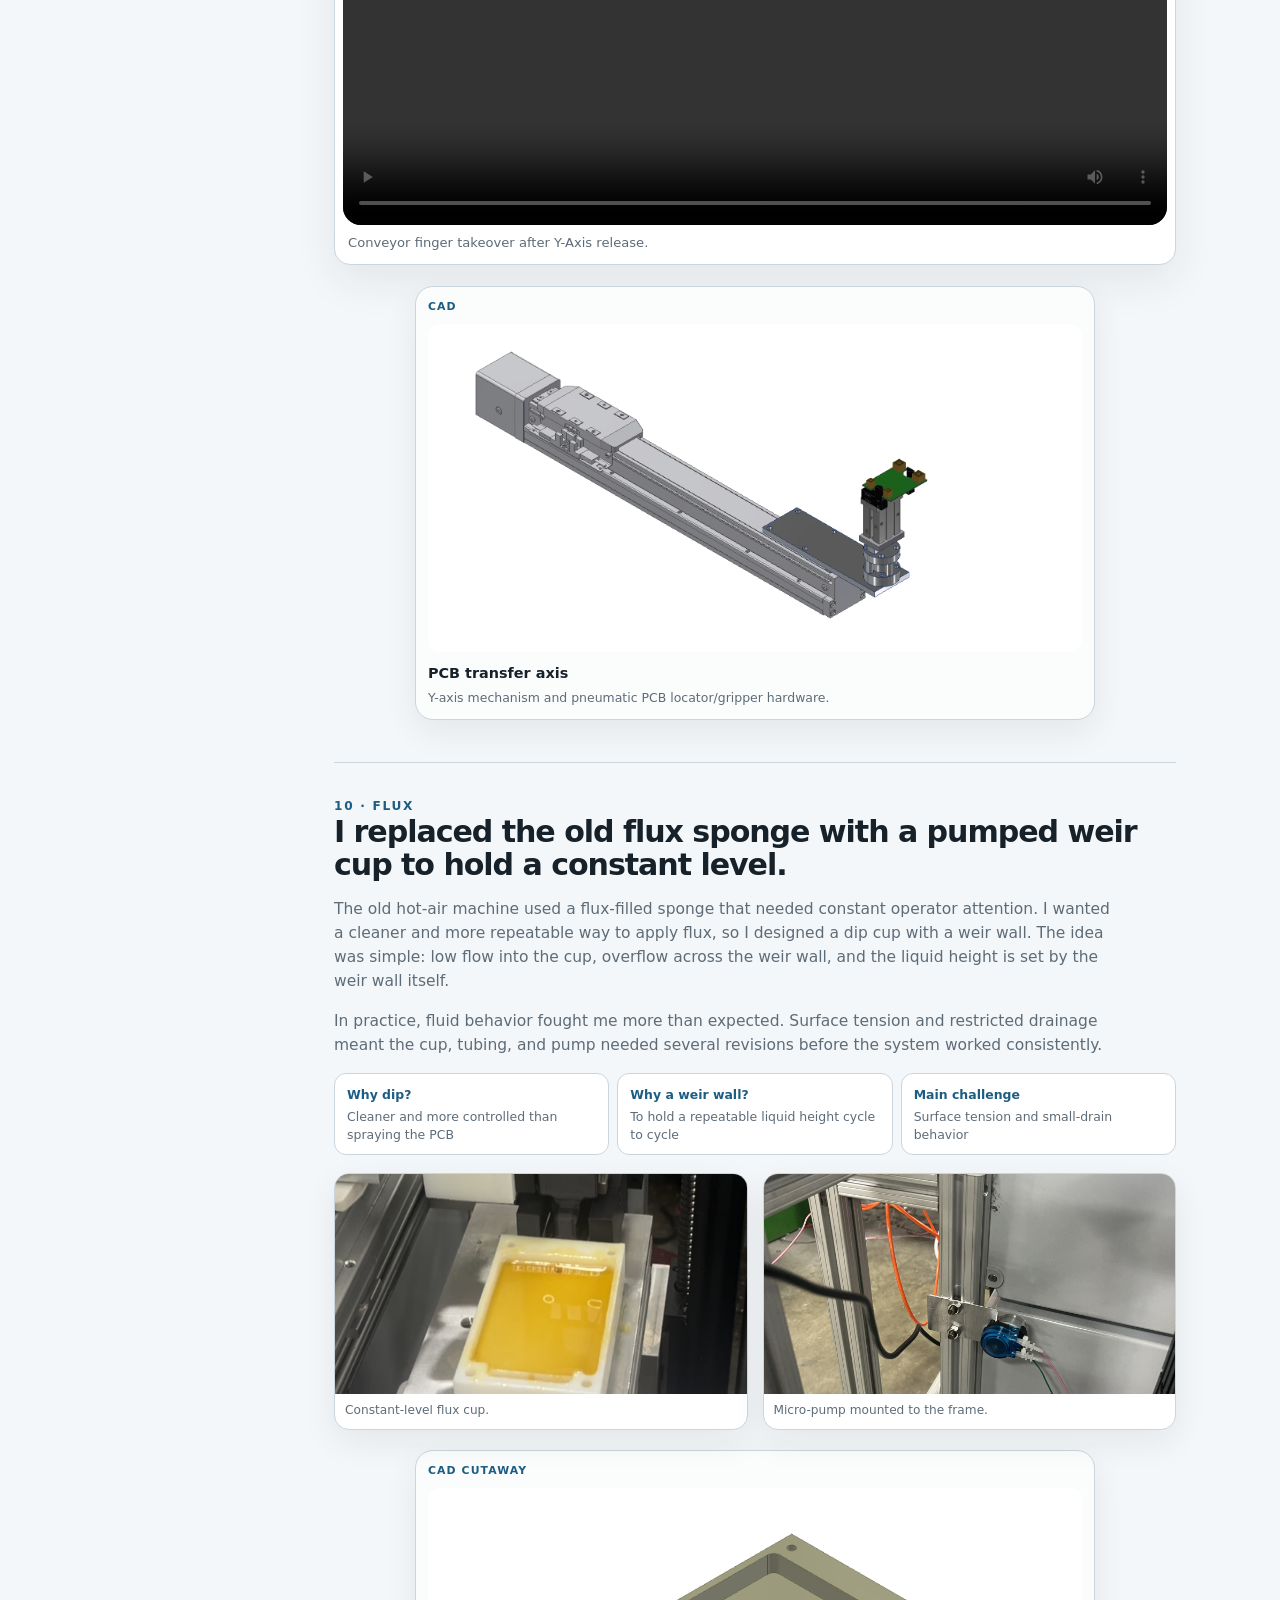
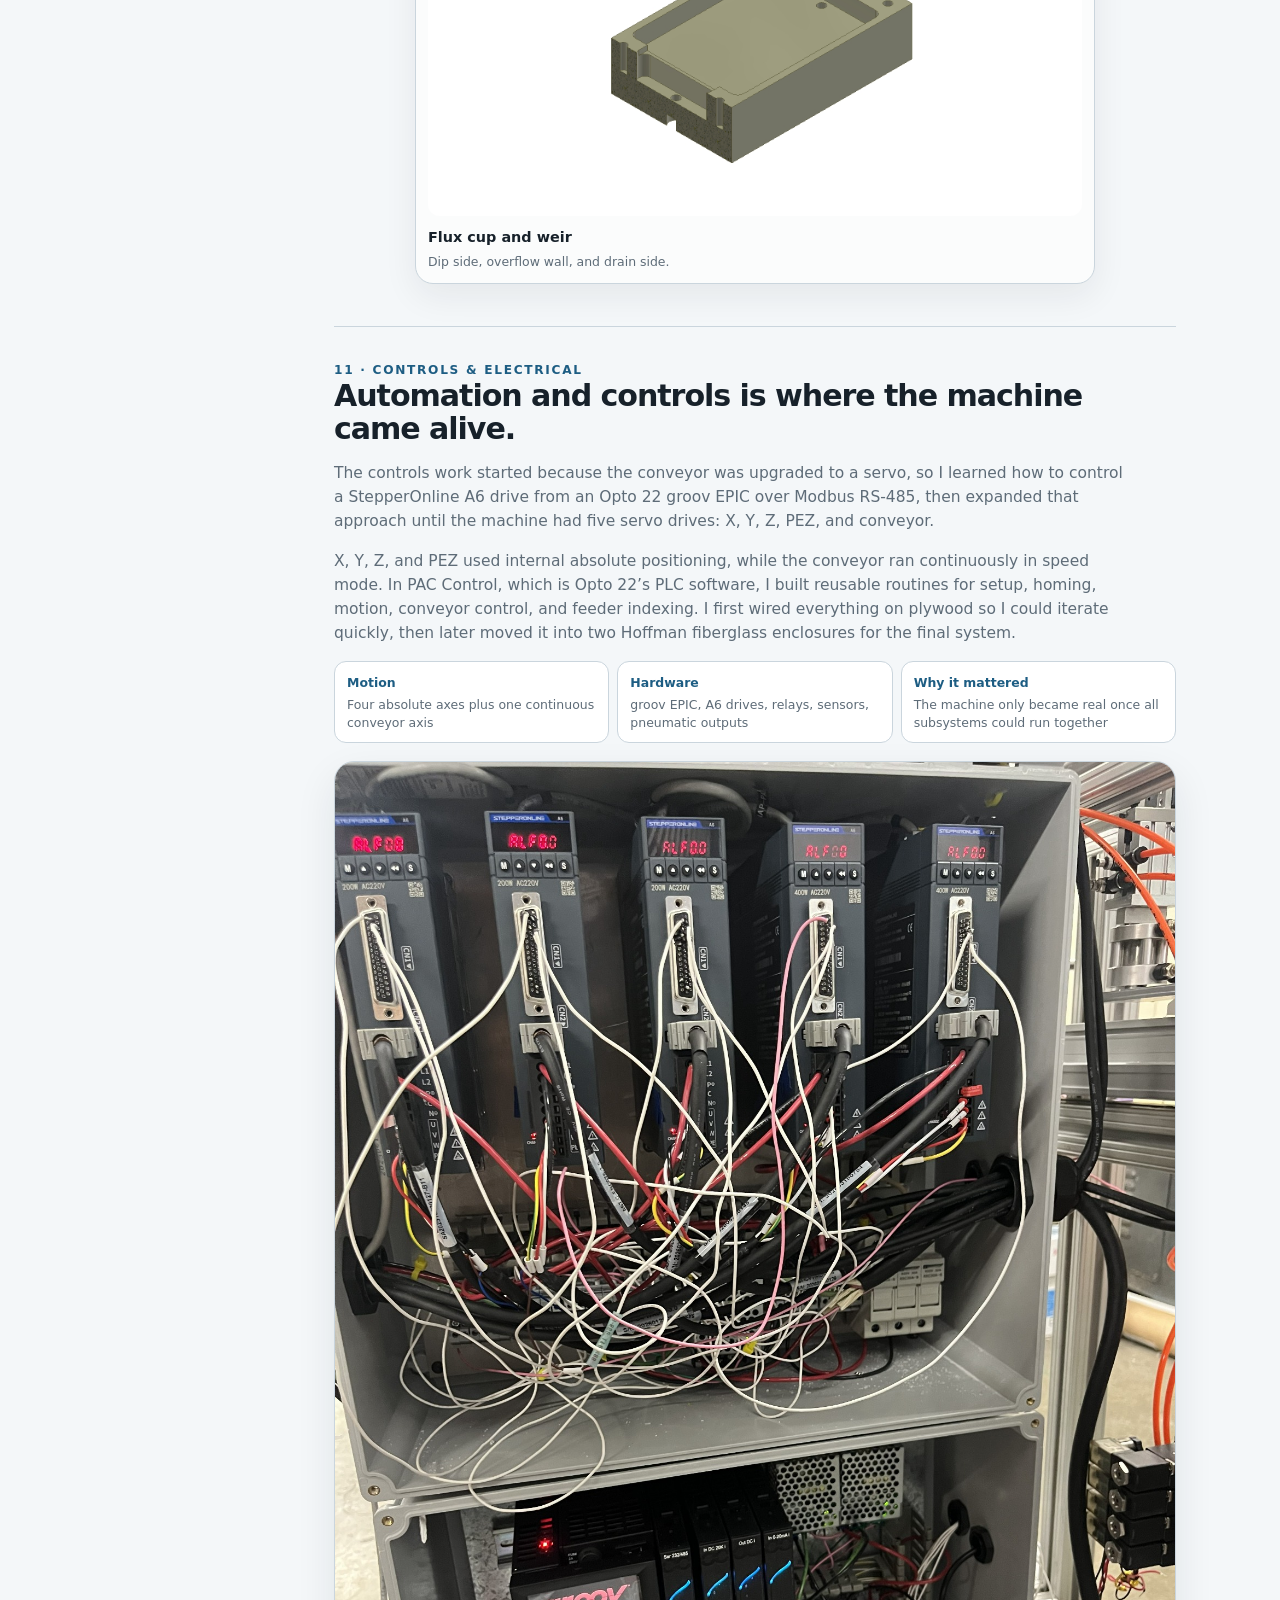
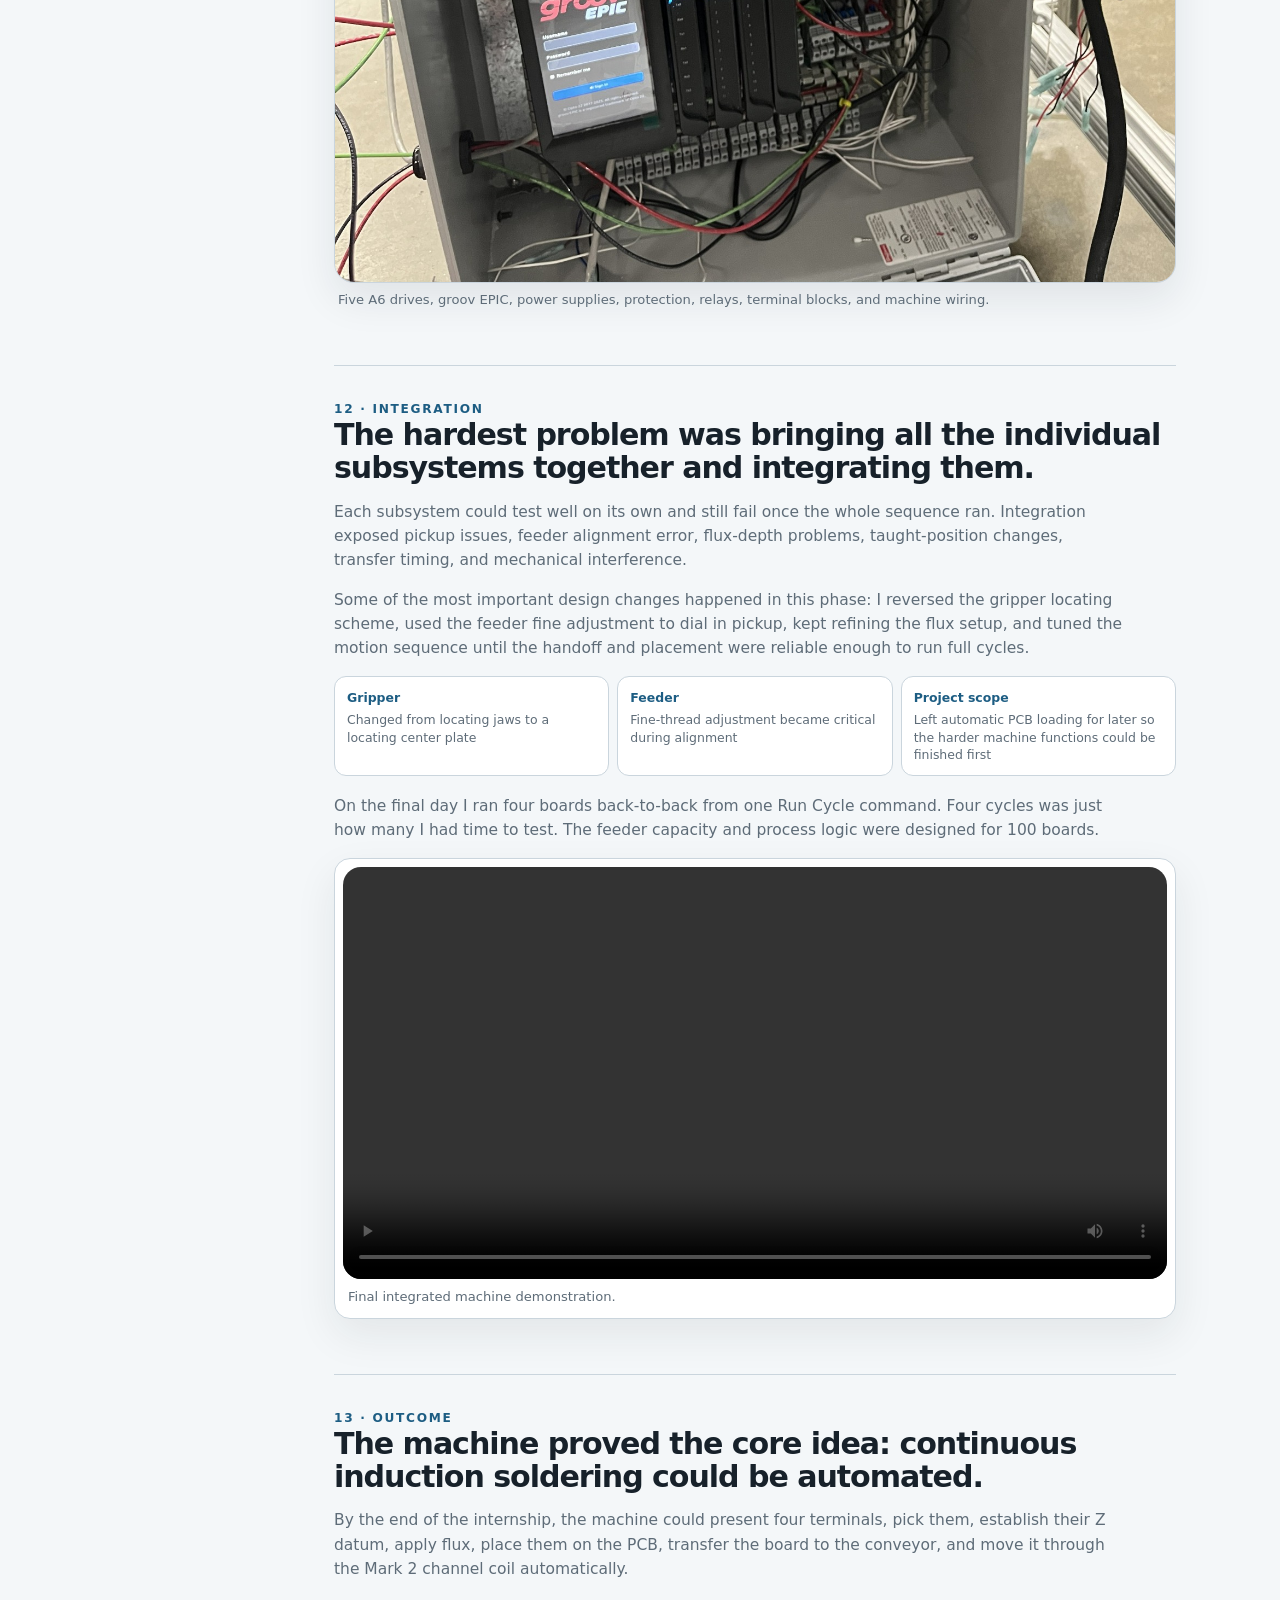
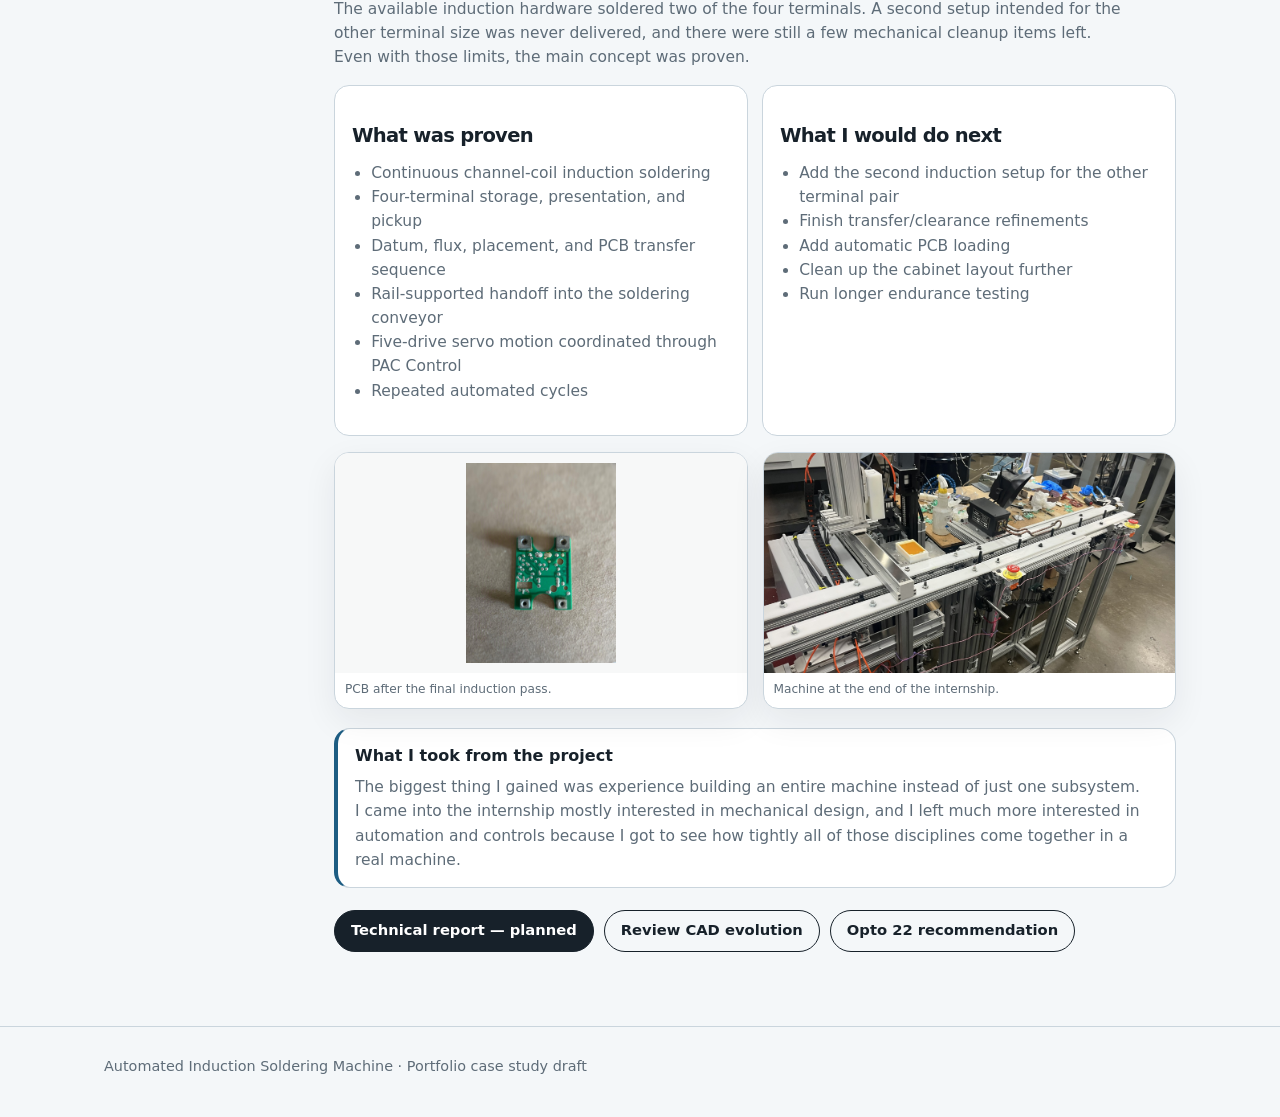
<file: projects-induction-soldering.html>
<html lang="en">
<head>
  <meta charset="utf-8" />
  <meta name="viewport" content="width=device-width, initial-scale=1" />
  <meta name="description" content="Case study: automated induction soldering machine developed during a Mechanical Engineering internship at Opto 22." />
  <link rel="stylesheet" href="styles.css" />
  <title>Automated Induction Soldering Machine</title>
</head>
<body>
<header class="site-header">
  <nav class="nav"><a class="brand" href="index.html">← Portfolio</a><div class="nav-links"><a href="#overview">Overview</a><a href="#architecture">System</a><a href="#controls">Controls</a><a href="#outcome">Outcome</a></div></nav>
</header>
<main>
  <section class="case-hero">
    <div class="container">
      <div class="eyebrow">Opto 22 · Mechanical Engineering Internship · Apr–Aug 2026</div>
      <h1 class="case-title">Automated Induction Soldering Machine</h1>
      <p class="case-subtitle">I was asked to find out whether Opto 22 could replace an unreliable hot-air soldering process with induction heating. By the end of the internship, I had built and integrated a machine that fed terminals, placed them on a PCB, transferred the board, and ran it through a channel coil automatically.</p>
      <img class="case-hero-photo" src="public/images/induction/full-machine.jpg" alt="Completed automated induction soldering machine">

      <div class="project-snapshot">
        <div class="snapshot-grid">
          <div class="snapshot-card">
            <span class="snapshot-label">Assignment</span>
            <strong>Replace a failing hot-air process with induction.</strong>
            <p>Start with an old machine, a stationary induction coil setup, and figure out whether a better production process was possible.</p>
          </div>
          <div class="snapshot-card">
            <span class="snapshot-label">What I owned</span>
            <strong>Most of the machine.</strong>
            <p>Mechanical design, CAD, machining, 3D printing, 80/20 assembly, wiring, servo motion, PLC Control, and integration.</p>
          </div>
          <div class="snapshot-card">
            <span class="snapshot-label">What I built</span>
            <strong>An automated machine.</strong>
            <p>Channel-coil conveyor, pick-and-place, PEZ terminal feeder, gripper, datum, flux system, transfer, and controls.</p>
          </div>
          <div class="snapshot-card">
            <span class="snapshot-label">Result</span>
            <strong>The concept worked.</strong>
            <p>On the final day I ran four boards back-to-back from one Run Cycle command and proved the overall process.</p>
          </div>
        </div>
      </div>

      <div class="stat-grid">
        <div class="stat"><strong>4</strong><span>terminals per PCB</span></div>
        <div class="stat"><strong>5</strong><span>A6 servo drives</span></div>
        <div class="stat"><strong>100</strong><span>boards per loaded feeder</span></div>
        <div class="stat"><strong>4×</strong><span>demonstrated back-to-back cycles</span></div>
      </div>
    </div>
  </section>

  <section class="section compact">
    <div class="container case-layout">
      <aside class="case-nav">
        <strong>Case study</strong>
        <a href="#overview">Assignment</a>
        <a href="#architecture">System layout</a>
        <a href="#induction-concept">Why the channel coil</a>
        <a href="#evolution">CAD evolution</a>
        <a href="#induction">Coil development</a>
        <a href="#conveyor">Conveyor</a>
        <a href="#pez">Terminal feeder</a>
        <a href="#gripper">Gripper & datum</a>
        <a href="#transfer">PCB handling</a>
        <a href="#flux">Flux</a>
        <a href="#controls">Controls</a>
        <a href="#commissioning">Integration</a>
        <a href="#outcome">Outcome</a>
      </aside>

      <div class="case-content">
        <section id="overview">
          <div class="eyebrow">01 · Assignment</div>
          <h2>I was handed an old machine and a new concept: induction soldering.</h2>
          <p>Opto 22 already had a machine that soldered SSR terminals onto PCBs using hot air, but it was old, complicated, and needed too much operator attention. There was also an induction-heating setup from Magneforce, an induction heating company, but it was only being used for stationary solder touch-up on the SSR. My job was to see whether induction could replace the old process and then build the automation around it.</p>
          <p>I was told from the start that the project was ambitious for one summer and might not fully succeed. Because of that, I did not try to design the entire machine at once. I worked by proving one idea at a time and then building the next subsystem around what I learned.</p>

          <div class="role-panel">
            <div class="cad-companion-kicker">Project scope</div>
            <strong>This ended up being a full machine build, not just a heating experiment.</strong>
            <div class="role-grid">
              <div class="role-item"><strong>Mechanical</strong><span>Conveyor, feeder, gripper, PCB handling, transformer mount, machine structure</span></div>
              <div class="role-item"><strong>Manufacturing</strong><span>80/20 structure, manual and CNC machined parts, Delrin and HDPE components, fixtures, and prototype prints</span></div>
              <div class="role-item"><strong>Controls</strong><span>groov EPIC, PAC Control, five servo drives, RS-485/Modbus, pneumatic outputs, sensors</span></div>
              <div class="role-item"><strong>Integration</strong><span>Teaching positions, tuning motion and inertia, aligning the feeder, debugging handoff timing, final machine test</span></div>
            </div>
          </div>
        </section>

        <section id="architecture">
          <div class="eyebrow">02 · System Layout</div>
          <h2>The final machine was really two systems joined by one PCB handoff.</h2>
          <p>One side handled terminal feeding, pickup, datuming, flux, terminal placement, and PCB transfer. The other side handled continuous conveyor motion through the induction coil. The whole process only worked if the PCB could move from one half to the other without disturbing loose terminals.</p>

          <div class="flow"><span>Feed terminals</span><b>→</b><span>Pick</span><b>→</b><span>Z datum</span><b>→</b><span>Flux</span><b>→</b><span>Place on PCB</span><b>→</b><span>Transfer</span><b>→</b><span>Induction solder</span></div>

          <div class="media-grid-2">
            <div class="media-tile"><img src="public/images/induction/pre-integration.jpg" alt="Machine before integration"><div class="caption"><strong>Before integration</strong><br>Pick-and-place and soldering conveyor still separate.</div></div>
            <div class="media-tile"><img src="public/images/induction/full-machine-2.jpg" alt="Completed machine"><div class="caption"><strong>After integration</strong><br>Final machine at the end of the internship.</div></div>
          </div>

          <div class="manufacturing-callout">
            <div class="cad-companion-kicker">Built in-house</div>
            <strong>A lot of the value of this project was in manufacturing and assembly.</strong>
            <p>The machine was built mainly from 80/20 aluminum extrusion, and I manufactured the custom brackets, plates, Delrin rails, fixtures, and many of the one-off parts on manual and CNC mills. I also used 3D printing wherever it made sense for speed or iteration.</p>
          </div>
        </section>

        <section id="induction-concept">
          <div class="eyebrow">03 · Why the Channel Coil</div>
          <h2>The original induction setup worked, but it was not a production process.</h2>
          <p>The existing Magneforce coil could solder all four terminals, but the PCB had to stay stationary inside the coil. That created two problems. First, it was awkward to turn into a continuous process. Second, the electromagnetic forces would disturb loose terminals during reflow, pulling the terminals out of tolerance.</p>

          <div class="decision-strip">
            <div><strong>Keep</strong><span>Induction heating as the soldering method</span></div>
            <div><strong>Change</strong><span>Open the coil into a channel instead of a closed stationary setup</span></div>
            <div><strong>Gain</strong><span>Slow continuous motion, better batch processing, less need to stop and start in the heating zone</span></div>
          </div>

          <div class="induction-concept-grid">
            <div class="media-tile contain">
              <img src="public/images/induction/magneforce-coil.jpg" alt="Original Magneforce stationary induction coil">
              <div class="caption">Original stationary Magneforce induction setup used for rework/touch-up.</div>
            </div>
            <div class="induction-concept-copy">
              <div class="cad-companion-kicker">Core idea</div>
              <strong>Move the board through an open heating channel.</strong>
              <p>That one decision drove the rest of the machine. Once I committed to a channel coil, I needed a conveyor that could move the PCB smoothly through the field and a pick-and-place system that could hand the board off without upsetting the terminals.</p>
            </div>
          </div>
        </section>

        <section id="evolution" class="cad-evolution-section">
          <div class="eyebrow">04 · CAD Evolution</div>
          <h2>The CAD timeline shows how the project actually grew.</h2>
          <p>I did not start with a final integrated assembly. I designed the conveyor first, then the pick-and-place side, then the combined machine. Keeping the history visible matters because this project was driven by testing and iteration more than by one perfect plan up front.</p>

          <div class="cad-evolution-shell">
            <div class="cad-evolution-stage">
              <img id="cadEvolutionImage" src="public/images/cad/evolution/conveyor-01.jpg" alt="Historical CAD revision">
              <div class="cad-evolution-overlay">
                <div>
                  <span id="cadEvolutionChapter" class="cad-chapter">Soldering Conveyor</span>
                  <strong id="cadEvolutionLabel">Conveyor revision 1</strong>
                </div>
                <span id="cadEvolutionCount">1 / 16</span>
              </div>
            </div>

            <div class="cad-evolution-controls">
              <div class="cad-chapter-tabs">
                <button type="button" class="cad-tab active" data-chapter="Soldering Conveyor">Conveyor</button>
                <button type="button" class="cad-tab" data-chapter="Pick & Place">Pick &amp; Place</button>
                <button type="button" class="cad-tab" data-chapter="Integrated Machine">Integration</button>
              </div>
              <div class="cad-playback">
                <button type="button" id="cadPrev">←</button>
                <button type="button" id="cadPlayPause">Pause</button>
                <button type="button" id="cadNext">→</button>
              </div>
            </div>

            <div class="cad-progress-track"><div id="cadProgressBar" class="cad-progress-bar"></div></div>
            <div class="media-caption">Historical CAD revisions: soldering conveyor → pick-and-place → integrated machine.</div>
          </div>
        </section>

        <section id="induction">
          <div class="eyebrow">05 · Coil Development</div>
          <h2>I hand-built three channel coils before settling on Mark 2.</h2>
          <p>I made the first coil from copper tubing and tested it right away. It was too long, had too much lead loss, and heated poorly. Mark 2 reduced both the lead lengths and the channel length, which improved the inductance and brought output up to about 1.37 kW from the 2.5 kW supply. Mark 3 added a second pass through the heating area, but it was harder to bend accurately and did not improve enough to justify the extra complexity.</p>

          <div class="decision-strip">
            <div><strong>Mark 1</strong><span>Proved the open-channel idea</span></div>
            <div><strong>Mark 2</strong><span>Best balance of performance and manufacturability</span></div>
            <div><strong>Mark 3</strong><span>More complexity with little payoff</span></div>
          </div>

          <p>We later commissioned Magneforce to build a purpose-made channel coil and sent them parts for testing, but the coil never arrived. That is why my Mark 2 coil became the final test coil and why the available hardware only soldered one terminal pair.</p>

          <div class="media-grid-4 coil-gallery">
            <div class="media-tile contain"><img src="public/images/induction/magneforce-coil.jpg" alt="Original Magneforce stationary induction coil"><div class="caption"><strong>Magneforce</strong><br>Stationary starting point.</div></div>
            <div class="media-tile contain"><img src="public/images/induction/mark1-coil.jpg" alt="Mark 1 channel induction coil"><div class="caption"><strong>Mark 1</strong><br>First channel prototype.</div></div>
            <div class="media-tile contain"><img src="public/images/induction/mark2-coil.jpg" alt="Mark 2 channel induction coil"><div class="caption"><strong>Mark 2</strong><br>Final test coil.</div></div>
            <div class="media-tile contain"><img src="public/images/induction/mark3-coil-rotated.jpg" alt="Mark 3 channel induction coil"><div class="caption"><strong>Mark 3</strong><br>Second-pass experiment.</div></div>
          </div>
        </section>

        <section id="conveyor">
          <div class="eyebrow">06 · Conveyor Development</div>
          <h2>I built a small test conveyor first because I needed to prove that induction soldering could work linearly.</h2>
          <p>The main question was simple: could a PCB with loose terminals move through the induction field and still solder correctly? I had never designed a conveyor before, so I built a tabletop prototype with chain, sprockets, shafts, a DC motor, and PCB pallets. It worked, which proved continuous linear induction soldering was possible.</p>
          <p>From there I designed the final conveyor. I knew chain-mounted pallets would be hard to transfer PCBs onto without disturbing the terminals, so I separated support from drive. The PCB rode on adjustable Delrin rails while Delrin fingers attached to the chain pushed it along from behind.</p>

          <div class="decision-strip">
            <div><strong>Prototype</strong><span>Direct chain pallets proved moving soldering</span></div>
            <div><strong>Problem</strong><span>Pallets were bad for transfer from another mechanism</span></div>
            <div><strong>Final solution</strong><span>Delrin rails support the PCB while chain fingers only drive it</span></div>
          </div>

          <p>I also designed the drive system, tensioning, and a jack-screw transformer mount so the induction hardware could be aligned precisely even before the final coil geometry was known. Later the conveyor was upgraded from a DC motor to a servo motor with a 100:1 gearbox.</p>

          <div class="media-grid-2">
            <div class="media-tile"><img src="public/images/induction/tabletop-prototype-conveyor.jpg" alt="Early tabletop pallet conveyor"><div class="caption">Tabletop proof-of-concept conveyor.</div></div>
            <div class="media-tile"><img src="public/images/induction/full-conveyor.jpg" alt="Final servo-driven conveyor"><div class="caption">Final rail-supported conveyor.</div></div>
          </div>

          <aside class="subsystem-cad-companion">
            <div class="cad-companion-kicker">CAD</div>
            <img src="public/images/cad/subsystems/conveyor-drive.jpg" alt="Final soldering conveyor assembly">
            <strong>Final conveyor assembly</strong>
            <p>Servo, gearbox, sprockets, chain path, Delrin rails, and induction hardware alignment.</p>
          </aside>
        </section>

        <section id="pez">
          <div class="eyebrow">07 · Terminal Feeding</div>
          <h2>I replaced the old vibratory-bowl idea with a vertical feeder I called the PEZ dispenser.</h2>
          <p>The old machine used bowls and long tracks that could jam. I wanted the terminals stored in a simpler way and presented one complete set at a time. The result was a four-chute vertical feeder with an elevator that raised four terminals together. The final design held 400 terminals total, enough for 100 PCB cycles.</p>

          <div class="decision-strip">
            <div><strong>Chutes</strong><span>Keep the terminals from rotating into a bad orientation</span></div>
            <div><strong>Pickup head</strong><span>Lofted geometry guides slightly misaligned terminals into the right pattern</span></div>
            <div><strong>Fine adjustment</strong><span>Lets the feeder be dialed in during integration instead of relying on perfect fabrication</span></div>
          </div>

          <p>The first version used resin parts, but friction was too high and the elevator was not strong enough. I moved to machined Delrin chutes, a PLA lofted pickup head, and a stronger three-piece aluminum elevator assembly.</p>

          <div class="media-grid-2">
            <div class="media-tile contain"><img src="public/images/induction/pez-prototype-6in.jpg" alt="Six-inch PEZ feeder prototype"><div class="caption">Early six-inch feeder prototype.</div></div>
            <div class="media-tile"><img src="public/images/induction/pez-dispenser-installed.jpg" alt="Final PEZ feeder installed"><div class="caption">Final 32-inch feeder.</div></div>
          </div>

          <aside class="subsystem-cad-companion">
            <div class="cad-companion-kicker">CAD</div>
            <img src="public/images/cad/subsystems/pez-dispenser.jpg" alt="PEZ feeder assembly">
            <strong>Final PEZ feeder</strong>
            <p>Four storage chutes, pickup head, elevator assembly, and actuator.</p>
          </aside>
        </section>

        <section id="gripper">
          <div class="eyebrow">08 · Terminal Gripper & Datum</div>
          <h2>I had to pick up four terminals with one parallel motion.</h2>
          <p>I used a pneumatic parallel gripper because it was the simplest reliable actuation method. The hard part was designing the custom geometry so one parallel motion could capture four separate terminals at once.</p>
          <p>My first design put the locating geometry in the moving jaws. During integration I flipped that around: the pocketed center plate located the terminals, and the moving jaws only supplied the clamping force. That made pickup much more reliable. I also added a Z-datum station so the gripped terminals could be lowered onto a flat plate and all four bottoms would be set to the same height.</p>

          <div class="decision-strip">
            <div><strong>Center plate</strong><span>Locates the terminal pattern</span></div>
            <div><strong>Flat jaws</strong><span>Provide clamping force only</span></div>
            <div><strong>Z datum</strong><span>Sets all four terminal bottoms to the same height</span></div>
          </div>

          <div class="media-grid-3">
            <div class="media-tile"><img src="public/images/induction/gripper-installed.jpg" alt="Final gripper installed above the feeder"><div class="caption">Final gripper.</div></div>
            <div class="media-tile contain"><img src="public/images/induction/gripper-center-plate.jpg" alt="Pocketed gripper center plate"><div class="caption">Pocketed center plate.</div></div>
            <div class="media-tile"><img src="public/images/induction/z-datum.jpg" alt="Z datum station"><div class="caption">Flat Z-datum plate.</div></div>
          </div>

          <aside class="subsystem-cad-companion">
            <div class="cad-companion-kicker">CAD</div>
            <img src="public/images/cad/subsystems/terminal-gripper.jpg" alt="Terminal gripper assembly">
            <strong>Terminal gripper assembly</strong>
            <p>Pneumatic gripper, pocketed center plate, and four-terminal pickup geometry.</p>
          </aside>
        </section>

        <section id="transfer">
          <div class="eyebrow">09 · PCB Handling</div>
          <h2>The PCB transfer mattered because it connected everything.</h2>
          <p>I originally thought about another chain-based indexing system for the pick-and-place side, but chain positioning was not accurate enough for reliable placement. Instead, the PCB stayed supported on Delrin rails while a Y-axis mechanism moved it horizontally.</p>
          <p>Two cylindrical locating features engaged the PCB’s existing semicircular cutouts, which gave the board a repeatable position. At the handoff point, the board was released directly into the conveyor pickup zone so the next Delrin finger could take over without any vertical drop or lift. I also offset the Y-axis gripper plate so it could retract far enough to clear the passing finger.</p>

          <div class="decision-strip">
            <div><strong>Locate</strong><span>Two cylindrical features use the PCB cutouts</span></div>
            <div><strong>Support</strong><span>Delrin rails carry the board throughout the process</span></div>
            <div><strong>Handoff</strong><span>Conveyor finger takes over without changing PCB elevation</span></div>
          </div>

          <div class="media-grid-2">
            <div class="media-tile"><img src="public/images/induction/pcb-transfer-close.jpg" alt="PCB transfer on Delrin rails"><div class="caption">PCB transfer area.</div></div>
            <div class="media-tile contain"><img src="public/images/induction/pcb-circular-cutouts-2.jpg" alt="PCB semicircular locating cutouts"><div class="caption">PCB features used for positive location.</div></div>
          </div>

          <div class="case-video-wrap">
            <video class="case-video" controls preload="metadata"><source src="public/videos/induction/pcb-handoff.mp4" type="video/mp4"></video>
            <div class="media-caption">Conveyor finger takeover after Y-Axis release.</div>
          </div>

          <aside class="subsystem-cad-companion">
            <div class="cad-companion-kicker">CAD</div>
            <img src="public/images/cad/subsystems/pcb-gripper-axis.jpg" alt="PCB transfer mechanism">
            <strong>PCB transfer axis</strong>
            <p>Y-axis mechanism and pneumatic PCB locator/gripper hardware.</p>
          </aside>
        </section>

        <section id="flux">
          <div class="eyebrow">10 · Flux</div>
          <h2>I replaced the old flux sponge with a pumped weir cup to hold a constant level.</h2>
          <p>The old hot-air machine used a flux-filled sponge that needed constant operator attention. I wanted a cleaner and more repeatable way to apply flux, so I designed a dip cup with a weir wall. The idea was simple: low flow into the cup, overflow across the weir wall, and the liquid height is set by the weir wall itself.</p>
          <p>In practice, fluid behavior fought me more than expected. Surface tension and restricted drainage meant the cup, tubing, and pump needed several revisions before the system worked consistently.</p>

          <div class="decision-strip">
            <div><strong>Why dip?</strong><span>Cleaner and more controlled than spraying the PCB</span></div>
            <div><strong>Why a weir wall?</strong><span>To hold a repeatable liquid height cycle to cycle</span></div>
            <div><strong>Main challenge</strong><span>Surface tension and small-drain behavior</span></div>
          </div>

          <div class="media-grid-2">
            <div class="media-tile"><img src="public/images/induction/flux-cup.jpg" alt="Flux cup and weir"><div class="caption">Constant-level flux cup.</div></div>
            <div class="media-tile"><img src="public/images/induction/flux-pump.jpg" alt="Flux micro pump mounted on machine"><div class="caption">Micro-pump mounted to the frame.</div></div>
          </div>

          <aside class="subsystem-cad-companion">
            <div class="cad-companion-kicker">CAD cutaway</div>
            <img src="public/images/cad/subsystems/flux-weir-cutaway.jpg" alt="Flux cup cutaway">
            <strong>Flux cup and weir</strong>
            <p>Dip side, overflow wall, and drain side.</p>
          </aside>
        </section>

        <section id="controls">
          <div class="eyebrow">11 · Controls & Electrical</div>
          <h2>Automation and controls is where the machine came alive.</h2>
          <p>The controls work started because the conveyor was upgraded to a servo, so I learned how to control a StepperOnline A6 drive from an Opto 22 groov EPIC over Modbus RS-485, then expanded that approach until the machine had five servo drives: X, Y, Z, PEZ, and conveyor.</p>
          <p>X, Y, Z, and PEZ used internal absolute positioning, while the conveyor ran continuously in speed mode. In PAC Control, which is Opto 22’s PLC software, I built reusable routines for setup, homing, motion, conveyor control, and feeder indexing. I first wired everything on plywood so I could iterate quickly, then later moved it into two Hoffman fiberglass enclosures for the final system.</p>

          <div class="decision-strip">
            <div><strong>Motion</strong><span>Four absolute axes plus one continuous conveyor axis</span></div>
            <div><strong>Hardware</strong><span>groov EPIC, A6 drives, relays, sensors, pneumatic outputs</span></div>
            <div><strong>Why it mattered</strong><span>The machine only became real once all subsystems could run together</span></div>
          </div>

          <div class="real-media-card"><img class="case-image control-full" src="public/images/induction/control-enclosure-full.jpg" alt="Control enclosure containing five servo drives and groov EPIC"><div class="media-caption">Five A6 drives, groov EPIC, power supplies, protection, relays, terminal blocks, and machine wiring.</div></div>
        </section>

        <section id="commissioning">
          <div class="eyebrow">12 · Integration</div>
          <h2>The hardest problem was bringing all the individual subsystems together and integrating them.</h2>
          <p>Each subsystem could test well on its own and still fail once the whole sequence ran. Integration exposed pickup issues, feeder alignment error, flux-depth problems, taught-position changes, transfer timing, and mechanical interference.</p>
          <p>Some of the most important design changes happened in this phase: I reversed the gripper locating scheme, used the feeder fine adjustment to dial in pickup, kept refining the flux setup, and tuned the motion sequence until the handoff and placement were reliable enough to run full cycles.</p>

          <div class="decision-strip">
            <div><strong>Gripper</strong><span>Changed from locating jaws to a locating center plate</span></div>
            <div><strong>Feeder</strong><span>Fine-thread adjustment became critical during alignment</span></div>
            <div><strong>Project scope</strong><span>Left automatic PCB loading for later so the harder machine functions could be finished first</span></div>
          </div>

          <p>On the final day I ran four boards back-to-back from one Run Cycle command. Four cycles was just how many I had time to test. The feeder capacity and process logic were designed for 100 boards.</p>

          <div class="case-video-wrap">
            <video class="case-video" controls preload="metadata"><source src="public/videos/induction/final-machine-run.mp4" type="video/mp4"></video>
            <div class="media-caption">Final integrated machine demonstration.</div>
          </div>
        </section>

        <section id="outcome">
          <div class="eyebrow">13 · Outcome</div>
          <h2>The machine proved the core idea: continuous induction soldering could be automated.</h2>
          <p>By the end of the internship, the machine could present four terminals, pick them, establish their Z datum, apply flux, place them on the PCB, transfer the board to the conveyor, and move it through the Mark 2 channel coil automatically.</p>
          <p>The available induction hardware soldered two of the four terminals. A second setup intended for the other terminal size was never delivered, and there were still a few mechanical cleanup items left. Even with those limits, the main concept was proven.</p>

          <div class="outcome-grid">
            <div class="outcome-box"><h3>What was proven</h3><ul><li>Continuous channel-coil induction soldering</li><li>Four-terminal storage, presentation, and pickup</li><li>Datum, flux, placement, and PCB transfer sequence</li><li>Rail-supported handoff into the soldering conveyor</li><li>Five-drive servo motion coordinated through PAC Control</li><li>Repeated automated cycles</li></ul></div>
            <div class="outcome-box"><h3>What I would do next</h3><ul><li>Add the second induction setup for the other terminal pair</li><li>Finish transfer/clearance refinements</li><li>Add automatic PCB loading</li><li>Clean up the cabinet layout further</li><li>Run longer endurance testing</li></ul></div>
          </div>

          <div class="media-grid-2">
            <div class="media-tile contain"><img src="public/images/induction/soldered-pcb.jpg" alt="PCB after induction soldering"><div class="caption">PCB after the final induction pass.</div></div>
            <div class="media-tile"><img src="public/images/induction/full-machine-2.jpg" alt="Completed induction soldering machine"><div class="caption">Machine at the end of the internship.</div></div>
          </div>

          <div class="closing-note">
            <strong>What I took from the project</strong>
            <p>The biggest thing I gained was experience building an entire machine instead of just one subsystem. I came into the internship mostly interested in mechanical design, and I left much more interested in automation and controls because I got to see how tightly all of those disciplines come together in a real machine.</p>
          </div>

          <div class="hero-actions"><span class="button primary">Technical report — planned</span><a class="button secondary" href="#evolution">Review CAD evolution</a><a class="button secondary" href="public/docs/Guillermo-Rodriguez-Recommendation.pdf" target="_blank" rel="noopener">Opto 22 recommendation</a></div>
        </section>
      </div>
    </div>
  </section>
</main>
<footer class="footer"><div class="container">Automated Induction Soldering Machine · Portfolio case study draft</div></footer>

<script>
(() => {
  const frames = [{"src": "public/images/cad/evolution/conveyor-01.jpg", "chapter": "Soldering Conveyor", "label": "Conveyor revision 1"}, {"src": "public/images/cad/evolution/conveyor-02.jpg", "chapter": "Soldering Conveyor", "label": "Conveyor revision 2"}, {"src": "public/images/cad/evolution/conveyor-03.jpg", "chapter": "Soldering Conveyor", "label": "Conveyor revision 3"}, {"src": "public/images/cad/evolution/conveyor-04.jpg", "chapter": "Soldering Conveyor", "label": "Conveyor revision 4"}, {"src": "public/images/cad/evolution/conveyor-05.jpg", "chapter": "Soldering Conveyor", "label": "Conveyor revision 5"}, {"src": "public/images/cad/evolution/conveyor-06.jpg", "chapter": "Soldering Conveyor", "label": "Conveyor revision 6"}, {"src": "public/images/cad/evolution/pick-place-01.jpg", "chapter": "Pick & Place", "label": "Pick-and-place revision 1"}, {"src": "public/images/cad/evolution/pick-place-02.jpg", "chapter": "Pick & Place", "label": "Pick-and-place revision 2"}, {"src": "public/images/cad/evolution/pick-place-03.jpg", "chapter": "Pick & Place", "label": "Pick-and-place revision 3"}, {"src": "public/images/cad/evolution/pick-place-04.jpg", "chapter": "Pick & Place", "label": "Pick-and-place revision 4"}, {"src": "public/images/cad/evolution/pick-place-05.jpg", "chapter": "Pick & Place", "label": "Pick-and-place revision 5"}, {"src": "public/images/cad/evolution/pick-place-06.jpg", "chapter": "Pick & Place", "label": "Pick-and-place revision 6"}, {"src": "public/images/cad/evolution/pick-place-07.jpg", "chapter": "Pick & Place", "label": "Pick-and-place revision 7"}, {"src": "public/images/cad/evolution/master-01.jpg", "chapter": "Integrated Machine", "label": "Integrated machine revision 1"}, {"src": "public/images/cad/evolution/master-02.jpg", "chapter": "Integrated Machine", "label": "Integrated machine revision 2"}, {"src": "public/images/cad/evolution/master-03.jpg", "chapter": "Integrated Machine", "label": "Integrated machine revision 3"}];
  const image = document.getElementById('cadEvolutionImage');
  const chapter = document.getElementById('cadEvolutionChapter');
  const label = document.getElementById('cadEvolutionLabel');
  const count = document.getElementById('cadEvolutionCount');
  const progress = document.getElementById('cadProgressBar');
  const playPause = document.getElementById('cadPlayPause');
  const prev = document.getElementById('cadPrev');
  const next = document.getElementById('cadNext');
  const tabs = [...document.querySelectorAll('.cad-tab')];
  if (!image) return;

  let index = 0;
  let playing = true;
  let timer;
  const delay = 1200;

  const render = () => {
    const f = frames[index];
    image.classList.add('is-changing');
    setTimeout(() => {
      image.src = f.src;
      image.alt = f.label;
      chapter.textContent = f.chapter;
      label.textContent = f.label;
      count.textContent = `${index + 1} / ${frames.length}`;
      progress.style.width = `${((index + 1)/frames.length)*100}%`;
      tabs.forEach(t => t.classList.toggle('active', t.dataset.chapter === f.chapter));
      image.classList.remove('is-changing');
    }, 80);
  };

  const restart = () => {
    clearInterval(timer);
    if (playing) {
      timer = setInterval(() => {
        index = (index + 1) % frames.length;
        render();
      }, delay);
    }
  };

  prev.addEventListener('click', () => { index = (index - 1 + frames.length) % frames.length; render(); restart(); });
  next.addEventListener('click', () => { index = (index + 1) % frames.length; render(); restart(); });
  playPause.addEventListener('click', () => {
    playing = !playing;
    playPause.textContent = playing ? 'Pause' : 'Play';
    restart();
  });
  tabs.forEach(tab => tab.addEventListener('click', () => {
    const start = frames.findIndex(f => f.chapter === tab.dataset.chapter);
    if (start >= 0) {
      index = start;
      render();
      restart();
    }
  }));

  render();
  restart();
})();
</script>

</body>
</html>
</file>
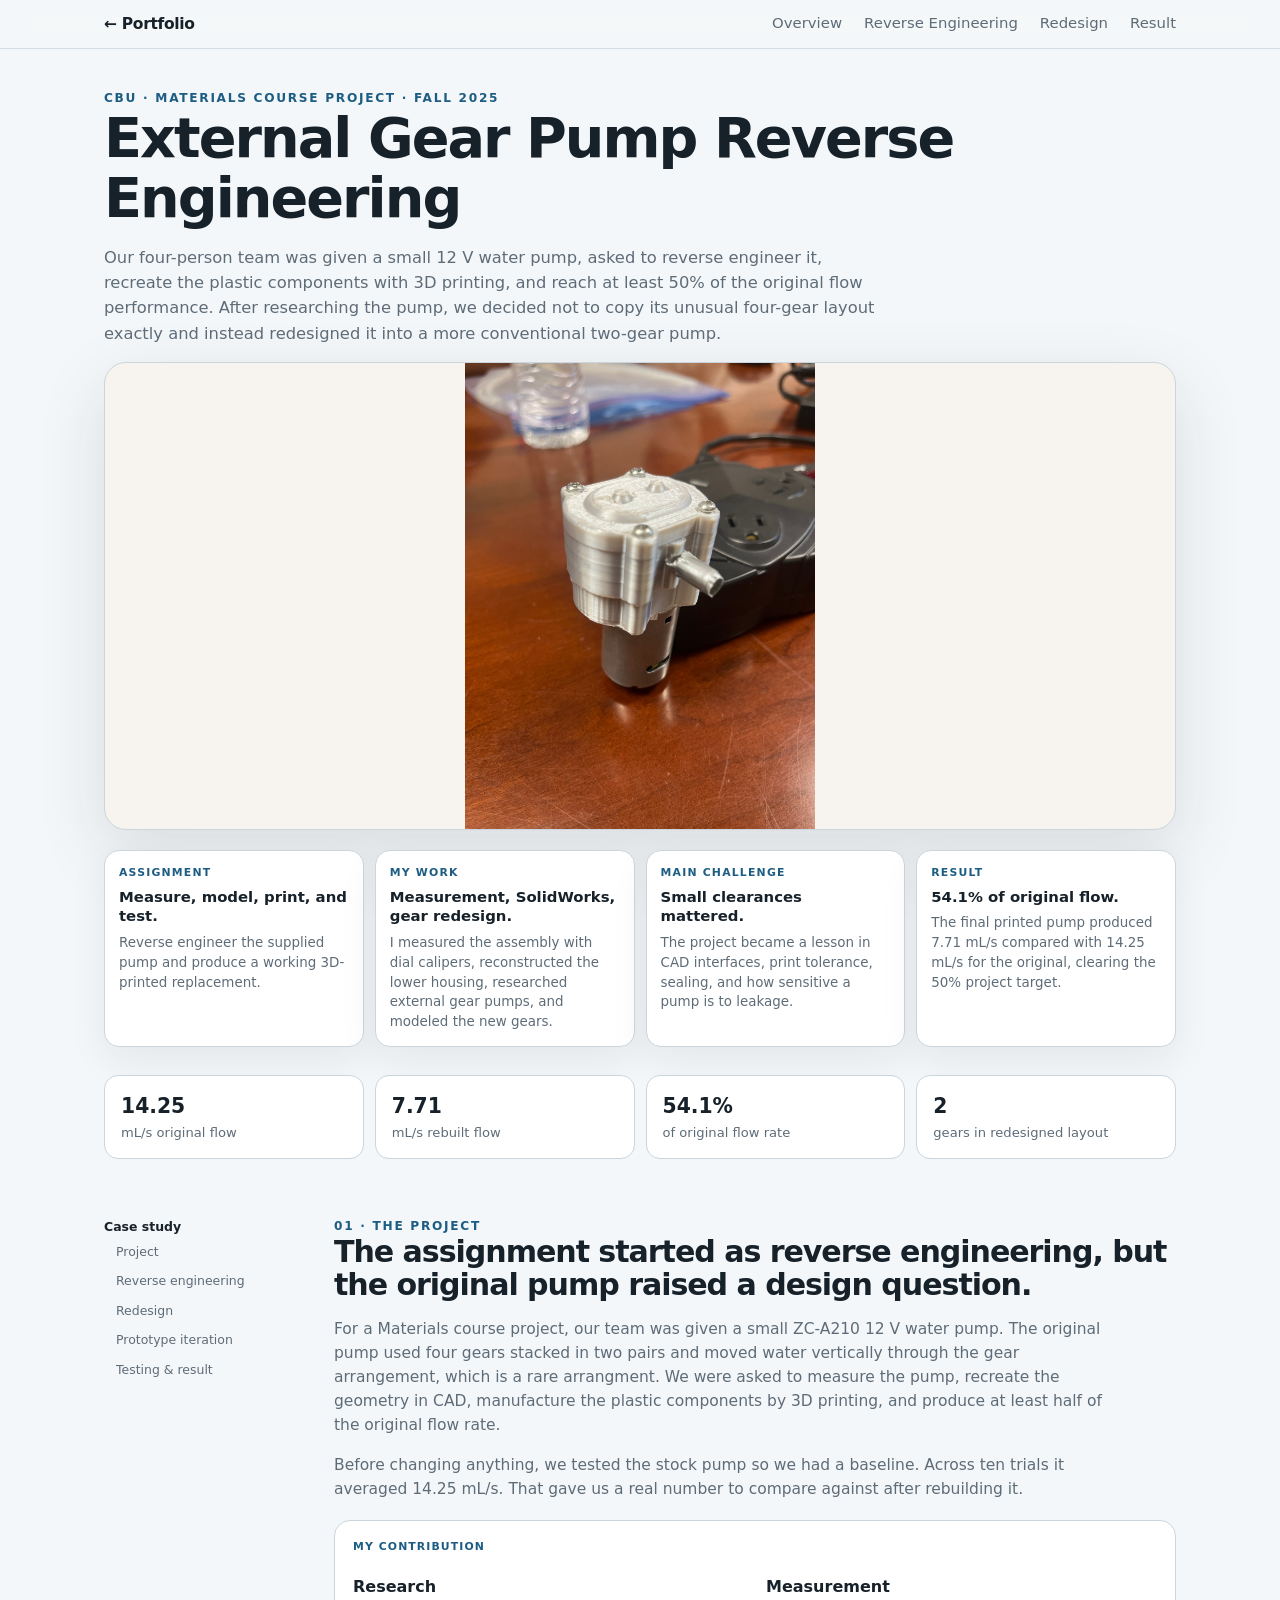
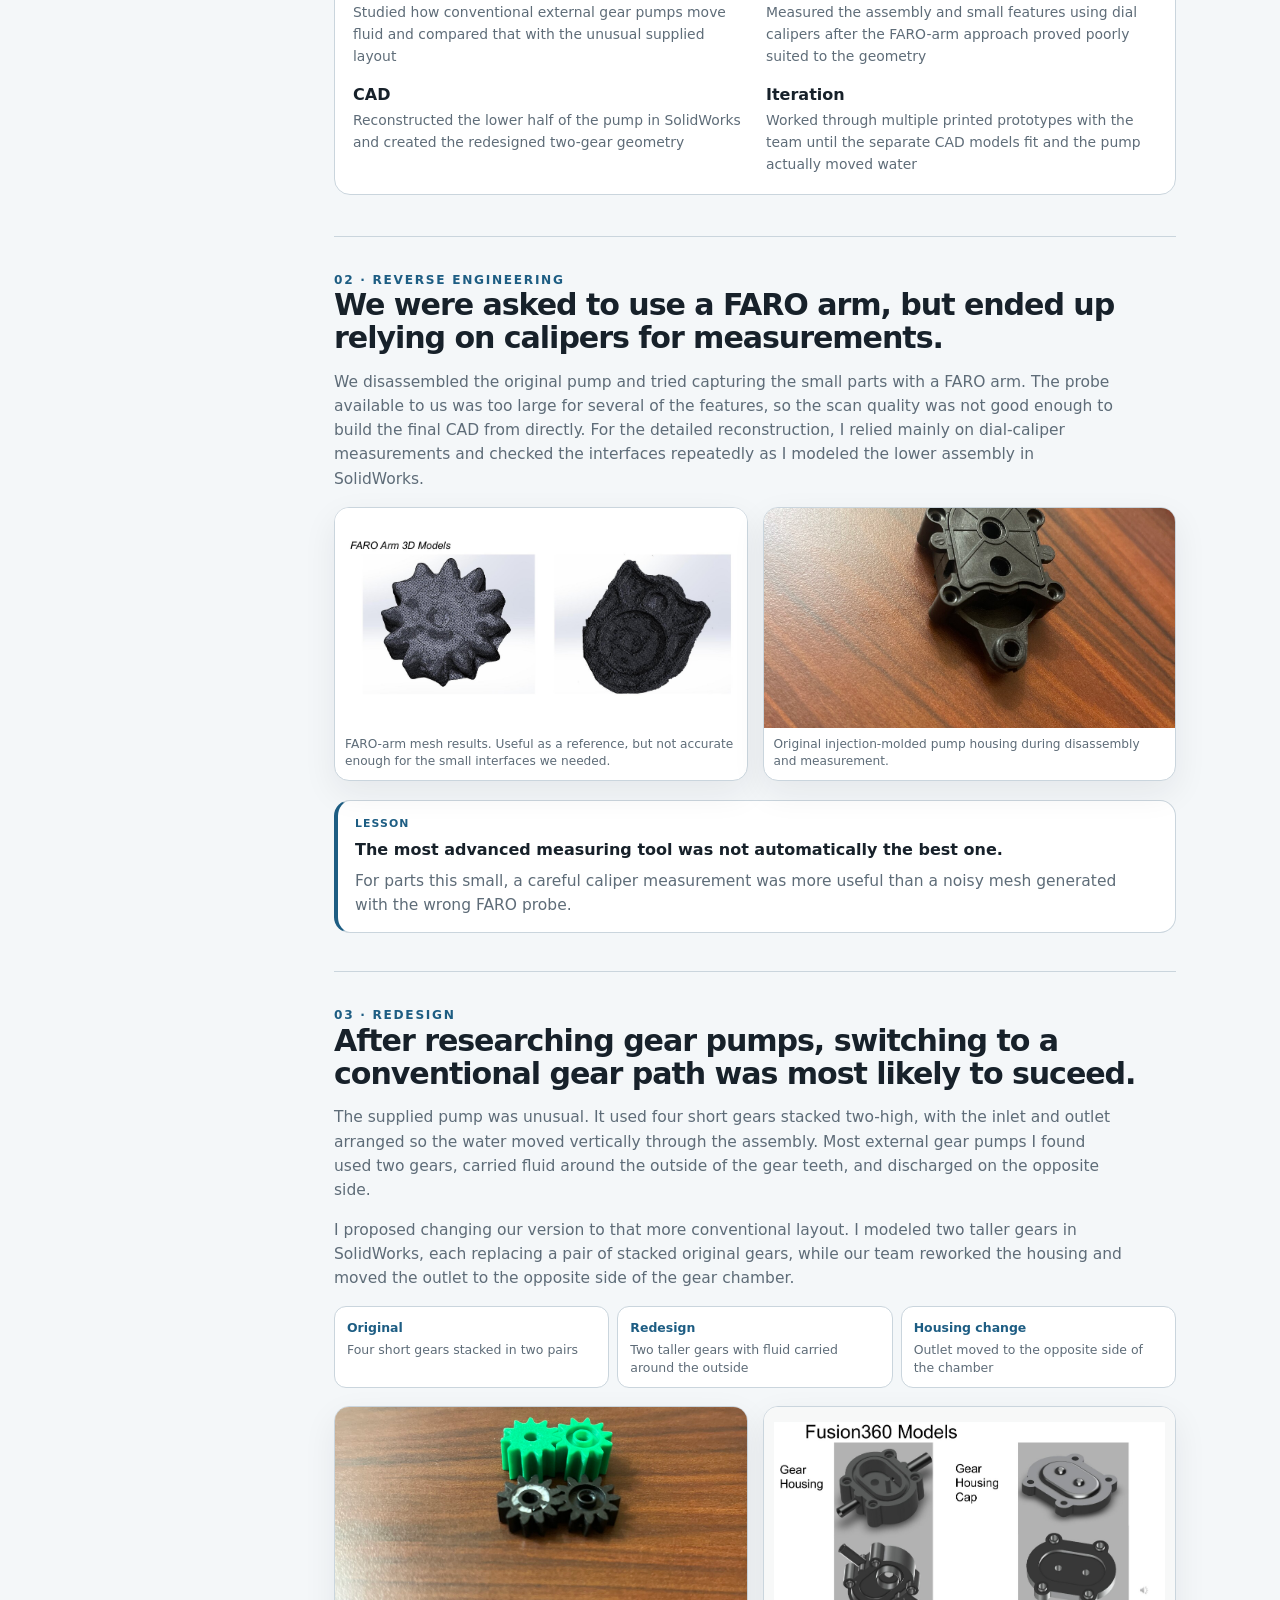
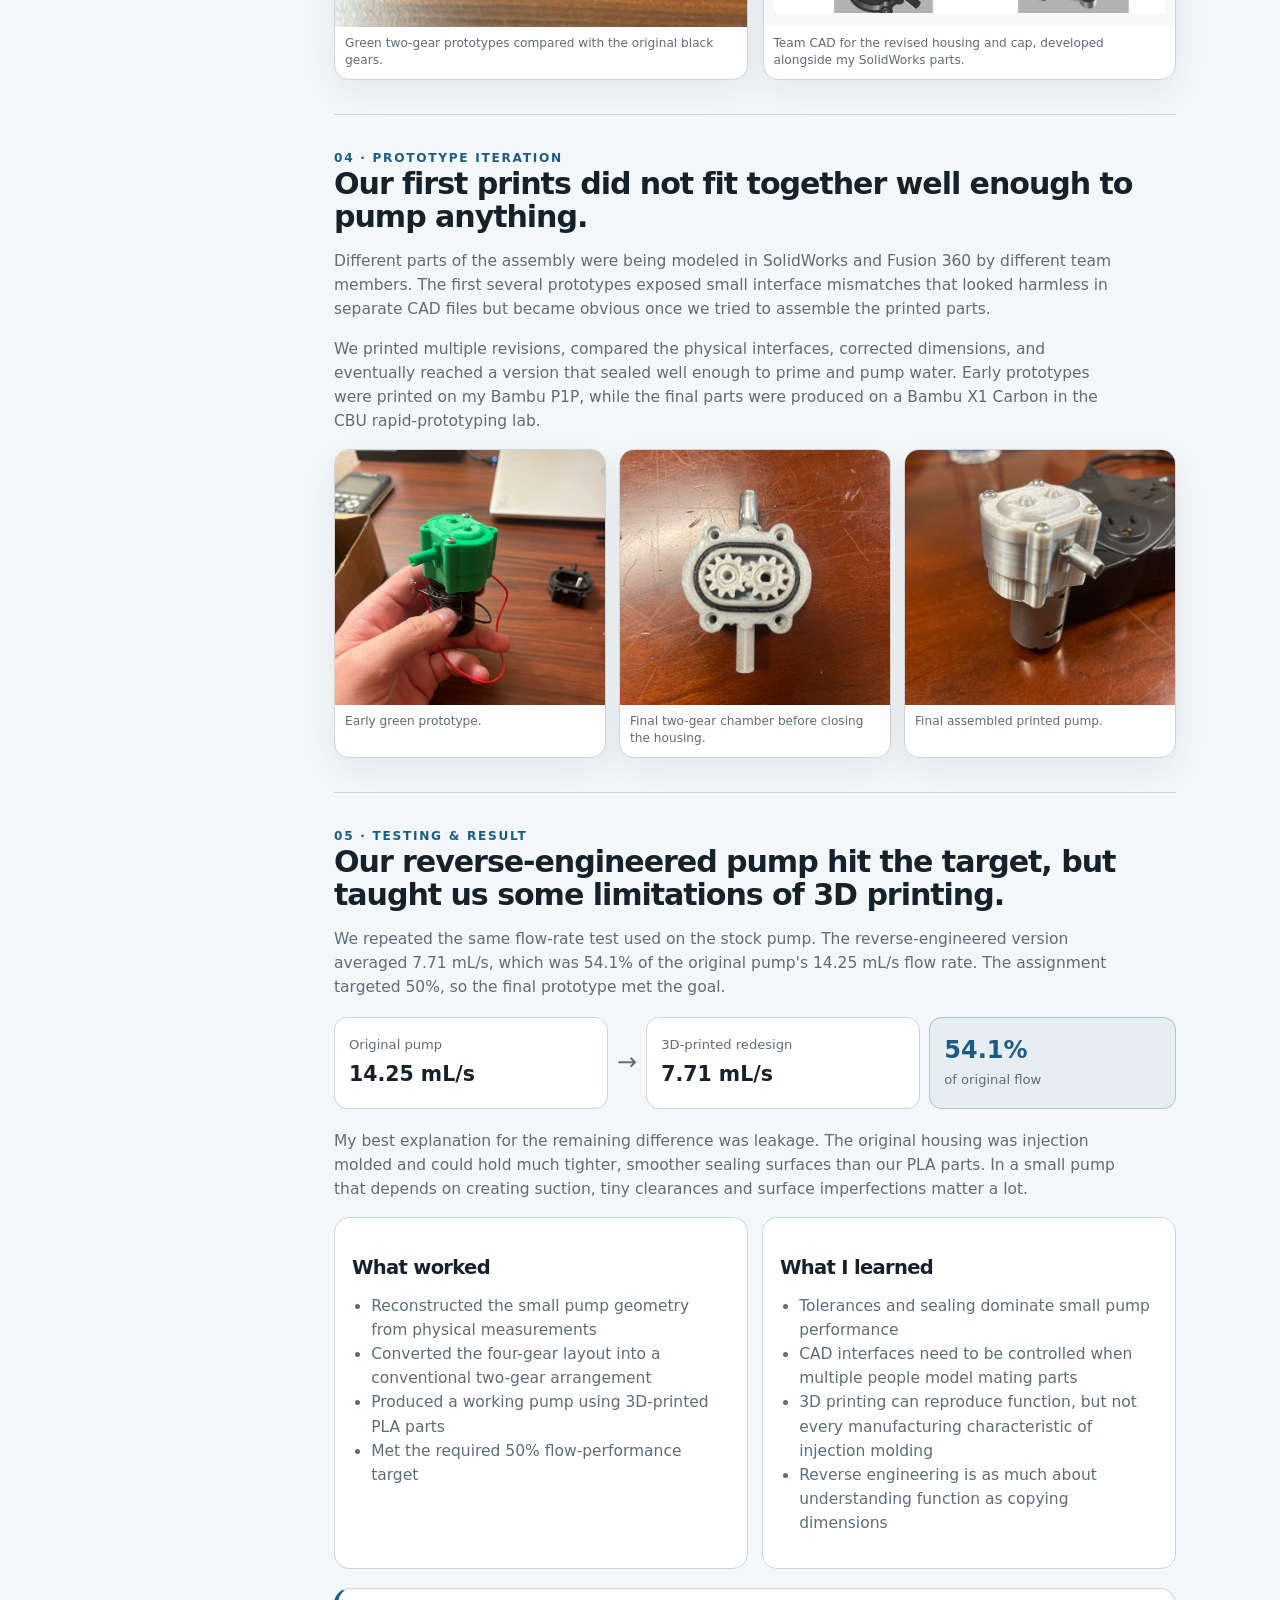
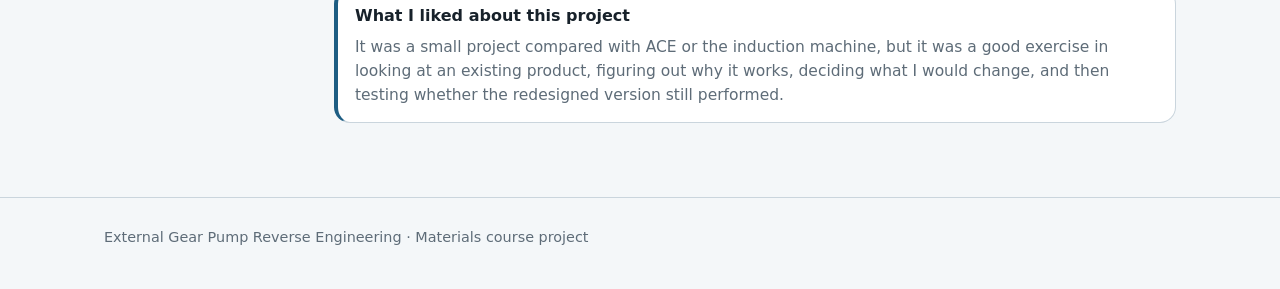
<file: projects-pump.html>
<html lang="en">
<head>
  <meta charset="utf-8" />
  <meta name="viewport" content="width=device-width, initial-scale=1" />
  <meta name="description" content="Case study: reverse engineering and redesign of a small external gear water pump using SolidWorks, Fusion 360, metrology, and 3D printing." />
  <link rel="stylesheet" href="styles.css" />
  <title>External Gear Pump Reverse Engineering</title>
</head>
<body>
<header class="site-header">
  <nav class="nav"><a class="brand" href="index.html">← Portfolio</a><div class="nav-links"><a href="#overview">Overview</a><a href="#reverse">Reverse Engineering</a><a href="#redesign">Redesign</a><a href="#result">Result</a></div></nav>
</header>
<main>
  <!-- EDITABLE COPY: PUMP HERO -->
  <section class="case-hero pump-hero">
    <div class="container">
      <div class="eyebrow">CBU · Materials Course Project · Fall 2025</div>
      <h1 class="case-title">External Gear Pump Reverse Engineering</h1>
      <p class="case-subtitle">Our four-person team was given a small 12 V water pump, asked to reverse engineer it, recreate the plastic components with 3D printing, and reach at least 50% of the original flow performance. After researching the pump, we decided not to copy its unusual four-gear layout exactly and instead redesigned it into a more conventional two-gear pump.</p>
      <img class="case-hero-photo pump-hero-photo" src="public/images/pump/pump-final.jpg" alt="Final 3D printed reverse engineered external gear water pump">

      <div class="project-snapshot">
        <div class="snapshot-grid">
          <div class="snapshot-card">
            <span class="snapshot-label">Assignment</span>
            <strong>Measure, model, print, and test.</strong>
            <p>Reverse engineer the supplied pump and produce a working 3D-printed replacement.</p>
          </div>
          <div class="snapshot-card">
            <span class="snapshot-label">My work</span>
            <strong>Measurement, SolidWorks, gear redesign.</strong>
            <p>I measured the assembly with dial calipers, reconstructed the lower housing, researched external gear pumps, and modeled the new gears.</p>
          </div>
          <div class="snapshot-card">
            <span class="snapshot-label">Main challenge</span>
            <strong>Small clearances mattered.</strong>
            <p>The project became a lesson in CAD interfaces, print tolerance, sealing, and how sensitive a pump is to leakage.</p>
          </div>
          <div class="snapshot-card">
            <span class="snapshot-label">Result</span>
            <strong>54.1% of original flow.</strong>
            <p>The final printed pump produced 7.71 mL/s compared with 14.25 mL/s for the original, clearing the 50% project target.</p>
          </div>
        </div>
      </div>

      <div class="stat-grid">
        <div class="stat"><strong>14.25</strong><span>mL/s original flow</span></div>
        <div class="stat"><strong>7.71</strong><span>mL/s rebuilt flow</span></div>
        <div class="stat"><strong>54.1%</strong><span>of original flow rate</span></div>
        <div class="stat"><strong>2</strong><span>gears in redesigned layout</span></div>
      </div>
    </div>
  </section>

  <section class="section compact">
    <div class="container case-layout">
      <aside class="case-nav">
        <strong>Case study</strong>
        <a href="#overview">Project</a>
        <a href="#reverse">Reverse engineering</a>
        <a href="#redesign">Redesign</a>
        <a href="#prototype">Prototype iteration</a>
        <a href="#result">Testing &amp; result</a>
      </aside>

      <div class="case-content">
        <!-- EDITABLE COPY: PUMP OVERVIEW -->
        <section id="overview">
          <div class="eyebrow">01 · The Project</div>
          <h2>The assignment started as reverse engineering, but the original pump raised a design question.</h2>
          <p>For a Materials course project, our team was given a small ZC-A210 12 V water pump. The original pump used four gears stacked in two pairs and moved water vertically through the gear arrangement, which is a rare arrangment. We were asked to measure the pump, recreate the geometry in CAD, manufacture the plastic components by 3D printing, and produce at least half of the original flow rate.</p>
          <p>Before changing anything, we tested the stock pump so we had a baseline. Across ten trials it averaged 14.25 mL/s. That gave us a real number to compare against after rebuilding it.</p>

          <div class="role-panel">
            <div class="cad-companion-kicker">My contribution</div>
            <div class="role-grid">
              <div class="role-item"><strong>Research</strong><span>Studied how conventional external gear pumps move fluid and compared that with the unusual supplied layout</span></div>
              <div class="role-item"><strong>Measurement</strong><span>Measured the assembly and small features using dial calipers after the FARO-arm approach proved poorly suited to the geometry</span></div>
              <div class="role-item"><strong>CAD</strong><span>Reconstructed the lower half of the pump in SolidWorks and created the redesigned two-gear geometry</span></div>
              <div class="role-item"><strong>Iteration</strong><span>Worked through multiple printed prototypes with the team until the separate CAD models fit and the pump actually moved water</span></div>
            </div>
          </div>
        </section>

        <!-- EDITABLE COPY: PUMP REVERSE ENGINEERING -->
        <section id="reverse">
          <div class="eyebrow">02 · Reverse Engineering</div>
          <h2>We were asked to use a FARO arm, but ended up relying on calipers for measurements.</h2>
          <p>We disassembled the original pump and tried capturing the small parts with a FARO arm. The probe available to us was too large for several of the features, so the scan quality was not good enough to build the final CAD from directly. For the detailed reconstruction, I relied mainly on dial-caliper measurements and checked the interfaces repeatedly as I modeled the lower assembly in SolidWorks.</p>

          <div class="media-grid-2 pump-reverse-grid">
            <div class="media-tile contain"><img src="public/images/pump/pump-faro-scan.jpg" alt="FARO arm mesh scans of pump gear and housing"><div class="caption">FARO-arm mesh results. Useful as a reference, but not accurate enough for the small interfaces we needed.</div></div>
            <div class="media-tile"><img src="public/images/pump/pump-original-housing.jpg" alt="Original injection molded gear pump housing"><div class="caption">Original injection-molded pump housing during disassembly and measurement.</div></div>
          </div>

          <div class="manufacturing-callout">
            <div class="cad-companion-kicker">Lesson</div>
            <strong>The most advanced measuring tool was not automatically the best one.</strong>
            <p>For parts this small, a careful caliper measurement was more useful than a noisy mesh generated with the wrong FARO probe.</p>
          </div>
        </section>

        <!-- EDITABLE COPY: PUMP REDESIGN -->
        <section id="redesign">
          <div class="eyebrow">03 · Redesign</div>
          <h2>After researching gear pumps, switching to a conventional gear path was most likely to suceed.</h2>
          <p>The supplied pump was unusual. It used four short gears stacked two-high, with the inlet and outlet arranged so the water moved vertically through the assembly. Most external gear pumps I found used two gears, carried fluid around the outside of the gear teeth, and discharged on the opposite side.</p>
          <p>I proposed changing our version to that more conventional layout. I modeled two taller gears in SolidWorks, each replacing a pair of stacked original gears, while our team reworked the housing and moved the outlet to the opposite side of the gear chamber.</p>

          <div class="decision-strip">
            <div><strong>Original</strong><span>Four short gears stacked in two pairs</span></div>
            <div><strong>Redesign</strong><span>Two taller gears with fluid carried around the outside</span></div>
            <div><strong>Housing change</strong><span>Outlet moved to the opposite side of the chamber</span></div>
          </div>

          <div class="media-grid-2">
            <div class="media-tile"><img src="public/images/pump/pump-gear-comparison.jpg" alt="Green redesigned gears next to original black pump gears"><div class="caption">Green two-gear prototypes compared with the original black gears.</div></div>
            <div class="media-tile contain"><img src="public/images/pump/pump-housing-cad.jpg" alt="Fusion 360 CAD models of the redesigned gear pump housing and cap"><div class="caption">Team CAD for the revised housing and cap, developed alongside my SolidWorks parts.</div></div>
          </div>
        </section>

        <!-- EDITABLE COPY: PUMP PROTOTYPING -->
        <section id="prototype">
          <div class="eyebrow">04 · Prototype Iteration</div>
          <h2>Our first prints did not fit together well enough to pump anything.</h2>
          <p>Different parts of the assembly were being modeled in SolidWorks and Fusion 360 by different team members. The first several prototypes exposed small interface mismatches that looked harmless in separate CAD files but became obvious once we tried to assemble the printed parts.</p>
          <p>We printed multiple revisions, compared the physical interfaces, corrected dimensions, and eventually reached a version that sealed well enough to prime and pump water. Early prototypes were printed on my Bambu P1P, while the final parts were produced on a Bambu X1 Carbon in the CBU rapid-prototyping lab.</p>

          <div class="media-grid-3 pump-prototype-grid">
            <div class="media-tile"><img src="public/images/pump/pump-green-prototype.jpg" alt="Green early 3D printed gear pump prototype mounted to motor"><div class="caption">Early green prototype.</div></div>
            <div class="media-tile"><img src="public/images/pump/pump-final-open.jpg" alt="Final printed external gear pump open to show two internal gears"><div class="caption">Final two-gear chamber before closing the housing.</div></div>
            <div class="media-tile"><img src="public/images/pump/pump-final.jpg" alt="Final assembled 3D printed water pump"><div class="caption">Final assembled printed pump.</div></div>
          </div>
        </section>

        <!-- EDITABLE COPY: PUMP RESULT -->
        <section id="result">
          <div class="eyebrow">05 · Testing &amp; Result</div>
          <h2>Our reverse-engineered pump hit the target, but taught us some limitations of 3D printing.</h2>
          <p>We repeated the same flow-rate test used on the stock pump. The reverse-engineered version averaged 7.71 mL/s, which was 54.1% of the original pump's 14.25 mL/s flow rate. The assignment targeted 50%, so the final prototype met the goal.</p>

          <div class="pump-performance">
            <div class="pump-performance-item"><span>Original pump</span><strong>14.25 mL/s</strong></div>
            <div class="pump-performance-arrow">→</div>
            <div class="pump-performance-item"><span>3D-printed redesign</span><strong>7.71 mL/s</strong></div>
            <div class="pump-performance-badge"><strong>54.1%</strong><span>of original flow</span></div>
          </div>

          <p>My best explanation for the remaining difference was leakage. The original housing was injection molded and could hold much tighter, smoother sealing surfaces than our PLA parts. In a small pump that depends on creating suction, tiny clearances and surface imperfections matter a lot.</p>

          <div class="outcome-grid">
            <div class="outcome-box"><h3>What worked</h3><ul><li>Reconstructed the small pump geometry from physical measurements</li><li>Converted the four-gear layout into a conventional two-gear arrangement</li><li>Produced a working pump using 3D-printed PLA parts</li><li>Met the required 50% flow-performance target</li></ul></div>
            <div class="outcome-box"><h3>What I learned</h3><ul><li>Tolerances and sealing dominate small pump performance</li><li>CAD interfaces need to be controlled when multiple people model mating parts</li><li>3D printing can reproduce function, but not every manufacturing characteristic of injection molding</li><li>Reverse engineering is as much about understanding function as copying dimensions</li></ul></div>
          </div>

          <div class="closing-note">
            <strong>What I liked about this project</strong>
            <p>It was a small project compared with ACE or the induction machine, but it was a good exercise in looking at an existing product, figuring out why it works, deciding what I would change, and then testing whether the redesigned version still performed.</p>
          </div>
        </section>
      </div>
    </div>
  </section>
</main>
<footer class="footer"><div class="container">External Gear Pump Reverse Engineering · Materials course project</div></footer>
</body>
</html>
</file>
<file: styles.css>
:root {
  --bg: #f4f7f9;
  --surface: #ffffff;
  --surface-2: #eaf0f4;
  --text: #17212a;
  --muted: #5e6c78;
  --line: #cad5dd;
  --accent: #1d5d83;
  --accent-2: #0f3f5d;
  --ink: #17212a;
  --shadow: 0 18px 50px rgba(22, 39, 52, 0.10);
  --radius: 20px;
  --max: 1160px;
}

* { box-sizing: border-box; }
html { scroll-behavior: smooth; }
body {
  margin: 0;
  font-family: Inter, ui-sans-serif, system-ui, -apple-system, BlinkMacSystemFont, "Segoe UI", sans-serif;
  background: var(--bg);
  color: var(--text);
  line-height: 1.62;
}
a { color: inherit; text-decoration: none; }
img, video { max-width: 100%; display: block; }

.site-header {
  position: sticky; top: 0; z-index: 20;
  backdrop-filter: blur(14px);
  background: rgba(244,247,249,.88);
  border-bottom: 1px solid rgba(202,213,221,.75);
}
.nav {
  max-width: var(--max); margin: 0 auto; padding: 14px 24px;
  display: flex; align-items: center; justify-content: space-between; gap: 28px;
}
.brand { font-weight: 800; letter-spacing: -.02em; }
.nav-links { display: flex; gap: 22px; font-size: .93rem; color: var(--muted); }
.nav-links a:hover { color: var(--text); }

main { overflow: hidden; }
.container { max-width: var(--max); margin: 0 auto; padding: 0 24px; }
.section { padding: 72px 0; }
.section.compact { padding: 50px 0; }
.eyebrow { color: var(--accent); font-size: .76rem; font-weight: 800; letter-spacing: .14em; text-transform: uppercase; }
h1,h2,h3 { line-height: 1.08; letter-spacing: -.035em; margin: 0; }
h1 { font-size: clamp(2.75rem, 5.4vw, 5.25rem); }
h2 { font-size: clamp(1.9rem, 3.4vw, 3.2rem); }
h3 { font-size: 1.32rem; }
p { color: var(--muted); }
.lead { font-size: clamp(1.02rem, 1.3vw, 1.18rem); max-width: 760px; }

.hero { padding: 62px 0 42px; }
.hero-grid { display: grid; grid-template-columns: 1.03fr .97fr; gap: 44px; align-items: center; }
.hero-copy h1 span { color: var(--accent); }
.hero-actions { display:flex; gap: 12px; flex-wrap: wrap; margin-top: 28px; }
.button { display:inline-flex; align-items:center; justify-content:center; min-height: 46px; padding: 0 18px; border-radius: 999px; font-weight: 750; border:1px solid var(--text); }
.button.primary { background: var(--text); color: white; }
.button.secondary { background: transparent; }

.media-placeholder {
  min-height: 420px; border-radius: 28px; overflow:hidden; position:relative;
  background:
    radial-gradient(circle at 65% 25%, rgba(255,255,255,.28), transparent 30%),
    linear-gradient(135deg, #aebec9, #506878 48%, #1a2934);
  box-shadow: var(--shadow);
  border: 1px solid rgba(255,255,255,.5);
}
.media-placeholder::after {
  content: attr(data-label); position:absolute; left:24px; bottom:22px; right:24px;
  color:white; font-weight:750; letter-spacing:.01em;
}

.stat-grid { display:grid; grid-template-columns: repeat(4,1fr); gap:14px; margin-top: 36px; }
.stat { background:var(--surface); border:1px solid var(--line); border-radius:16px; padding:20px; }
.stat strong { display:block; font-size:1.45rem; }
.stat span { color:var(--muted); font-size:.88rem; }

.project-feature { display:grid; grid-template-columns: 1.15fr .85fr; gap:28px; background:var(--surface); border:1px solid var(--line); border-radius:28px; padding:22px; box-shadow: var(--shadow); }
.project-feature .media-placeholder { min-height: 360px; }
.project-copy { padding:20px 14px 20px 6px; align-self:center; }
.tags { display:flex; flex-wrap:wrap; gap:8px; margin:18px 0 24px; }
.tag { padding:7px 10px; border-radius:999px; background:var(--surface-2); color:var(--accent-2); font-size:.8rem; font-weight:700; }

.project-grid { display:grid; grid-template-columns: repeat(2,1fr); gap:22px; margin-top:24px; }
.card { background:var(--surface); border:1px solid var(--line); border-radius:22px; padding:18px; }
.card .media-placeholder { min-height:260px; margin-bottom:20px; border-radius:16px; box-shadow:none; }
.card p { margin-bottom:0; }

.dark-band { background:#16222b; color:white; }
.dark-band p { color:#b9c5cd; }
.dark-band .eyebrow { color:#89b6d0; }

.footer { padding: 34px 0 54px; border-top:1px solid var(--line); color:var(--muted); font-size:.9rem; }

/* case study */
.case-hero { padding: 52px 0 24px; }
.case-title { max-width: 940px; }
.case-subtitle { font-size:1.12rem; max-width:820px; }
.case-media { margin-top:30px; min-height:520px; }
.case-layout { display:grid; grid-template-columns: 220px minmax(0,1fr); gap:54px; align-items:start; }
.case-nav { position:sticky; top:88px; font-size:.83rem; }
.case-nav a { display:block; color:var(--muted); padding:7px 0; border-left:2px solid transparent; padding-left:10px; }
.case-nav a:hover { color:var(--text); border-left-color:var(--accent); }
.case-content section { padding: 44px 0; border-top:1px solid var(--line); }
.case-content section:first-child { border-top:none; padding-top:0; }
.case-content h2 { font-size:clamp(1.75rem,3vw,2.65rem); margin-bottom:16px; }
.case-content h3 { margin:28px 0 8px; }
.case-content p { max-width:830px; }
.callout { border-left:4px solid var(--accent); background:var(--surface); padding:18px 22px; border-radius:0 14px 14px 0; margin:24px 0; }
.flow { display:flex; flex-wrap:wrap; gap:8px; align-items:center; margin:24px 0; }
.flow span { background:var(--surface); border:1px solid var(--line); border-radius:999px; padding:8px 12px; font-size:.86rem; font-weight:750; }
.flow b { color:var(--muted); }
.two-col { display:grid; grid-template-columns:1fr 1fr; gap:22px; margin:28px 0; }
.visual-card { background:var(--surface); border:1px dashed #98aab7; border-radius:18px; min-height:270px; padding:18px; display:flex; align-items:flex-end; color:var(--muted); font-weight:700; }
.outcome-grid { display:grid; grid-template-columns:1fr 1fr; gap:18px; }
.outcome-box { padding:22px; border-radius:18px; background:var(--surface); border:1px solid var(--line); }
.outcome-box ul { color:var(--muted); padding-left:1.2rem; }

@media (max-width: 860px) {
  .hero-grid,.project-feature,.case-layout,.two-col,.outcome-grid { grid-template-columns:1fr; }
  .case-nav { display:none; }
  .stat-grid { grid-template-columns:repeat(2,1fr); }
  .project-grid { grid-template-columns:1fr; }
  .nav-links { display:none; }
  .media-placeholder,.case-media { min-height:360px; }
}

.about-grid {
  display:grid;
  grid-template-columns: .72fr 1.28fr;
  gap:44px;
  align-items:center;
}
.about-photo { min-height:340px; box-shadow:none; }
.about-copy p { max-width:760px; }
.about-facts { display:flex; flex-wrap:wrap; gap:8px; margin-top:20px; }
.about-fact {
  border:1px solid rgba(255,255,255,.18);
  background:rgba(255,255,255,.06);
  padding:8px 11px;
  border-radius:999px;
  color:#d5e0e6;
  font-size:.82rem;
  font-weight:700;
}
.role-panel {
  background:var(--surface);
  border:1px solid var(--line);
  border-radius:20px;
  padding:24px;
  margin:24px 0 8px;
}
.role-grid {
  display:grid;
  grid-template-columns:repeat(2,1fr);
  gap:12px 26px;
  margin-top:16px;
}
.role-item strong { display:block; font-size:.88rem; margin-bottom:2px; }
.role-item span { color:var(--muted); font-size:.92rem; }
.edit-note {
  color:var(--muted);
  font-size:.82rem;
  padding:10px 12px;
  background:var(--surface-2);
  border-radius:10px;
  margin-top:20px;
}
@media (max-width: 860px) {
  .about-grid,.role-grid { grid-template-columns:1fr; }
  .about-photo { min-height:280px; }
}

/* v0.3 real project media */
.real-media {
  width:100%; display:block; object-fit:cover; border-radius:22px;
  border:1px solid var(--line); box-shadow:0 18px 50px rgba(24,35,44,.10);
  background:#dfe5e8;
}
.hero-photo { height:500px; object-position:center 46%; }
.feature-photo { height:420px; object-position:center 48%; }
.case-hero-photo {
  width:100%; height:min(68vh,660px); display:block; object-fit:cover;
  object-position:center 44%; border-radius:26px; border:1px solid var(--line);
  box-shadow:0 24px 70px rgba(24,35,44,.12);
}
.case-image {
  width:100%; display:block; max-height:620px; object-fit:cover;
  border-radius:20px; border:1px solid var(--line);
  box-shadow:0 16px 40px rgba(24,35,44,.09);
}
.case-image.tall { max-height:700px; object-position:center center; }
.case-image.gripper { max-height:540px; object-position:center 48%; }
.case-image.transfer { max-height:470px; object-position:center 52%; }
.media-caption { color:var(--muted); font-size:.82rem; line-height:1.45; margin:7px 4px 22px; }
.real-media-card { margin-top:18px; }
@media (max-width:860px) {
  .hero-photo,.feature-photo { height:360px; }
  .case-hero-photo { height:420px; }
}

.case-image.control-full { max-height:none; height:auto; object-fit:contain; background:#eef2f4; }

/* v0.5 expanded media system */
.media-grid-4 {
  display:grid;
  grid-template-columns:repeat(4,1fr);
  gap:14px;
  margin-top:20px;
}
.media-grid-3 {
  display:grid;
  grid-template-columns:repeat(3,1fr);
  gap:16px;
  margin-top:20px;
}
.media-grid-2 {
  display:grid;
  grid-template-columns:repeat(2,1fr);
  gap:18px;
  margin-top:20px;
}
.media-tile {
  background:var(--surface);
  border:1px solid var(--line);
  border-radius:18px;
  overflow:hidden;
  box-shadow:0 12px 34px rgba(24,35,44,.07);
}
.media-tile img {
  width:100%;
  height:260px;
  object-fit:cover;
  display:block;
}
.media-tile.contain img {
  object-fit:contain;
  background:#f7f8f8;
  padding:10px;
}
.media-tile .caption {
  padding:10px 12px 12px;
  color:var(--muted);
  font-size:.8rem;
  line-height:1.4;
}
.media-tile.video-tile {
  background:#fff;
}
.media-tile video,
.case-video {
  width:100%;
  display:block;
  background:white;
  border-radius:18px;
}
.case-video-wrap {
  margin:20px 0 26px;
  background:#fff;
  border:1px solid var(--line);
  border-radius:20px;
  padding:10px;
  box-shadow:0 16px 42px rgba(24,35,44,.08);
}
.case-video-wrap .media-caption { margin:8px 5px 4px; }
.detail-photo {
  width:100%;
  display:block;
  object-fit:contain;
  background:#f7f8f8;
  border-radius:18px;
  border:1px solid var(--line);
  max-height:620px;
}
@media (max-width:980px) {
  .media-grid-4 { grid-template-columns:repeat(2,1fr); }
  .media-grid-3 { grid-template-columns:1fr 1fr; }
}
@media (max-width:680px) {
  .media-grid-4,.media-grid-3,.media-grid-2 { grid-template-columns:1fr; }
  .media-tile img { height:auto; max-height:420px; }
}

/* v0.6 targeted corrections */
.cabinet-photo {
  display:block;
  width:min(100%, 620px);
  max-height:720px;
  object-fit:contain;
  background:#f7f8f8;
  margin:18px auto 8px;
  border-radius:20px;
  border:1px solid var(--line);
  box-shadow:0 14px 38px rgba(24,35,44,.08);
}
.coil-gallery .media-tile img {
  height:300px;
  object-fit:contain;
  background:#f7f8f8;
  padding:10px;
}
@media (max-width:680px) {
  .cabinet-photo { width:100%; max-height:none; }
  .coil-gallery .media-tile img { height:auto; max-height:420px; }
}

/* v0.7 cleanup */
.coil-gallery {
  margin-top: 18px;
}

/* v0.8 CAD evolution */
.cad-evolution-shell { margin-top:24px; }
.cad-evolution-stage {
  position:relative;
  overflow:hidden;
  border:1px solid var(--line);
  border-radius:24px;
  background:#eef0f2;
  box-shadow:0 20px 58px rgba(24,35,44,.10);
  aspect-ratio:2/1;
}
.cad-evolution-stage img {
  width:100%; height:100%; display:block; object-fit:contain;
  transition:opacity .18s ease, transform .18s ease;
}
.cad-evolution-stage img.is-changing { opacity:.28; transform:scale(.996); }
.cad-evolution-overlay {
  position:absolute; left:16px; right:16px; bottom:16px;
  display:flex; align-items:end; justify-content:space-between; gap:18px;
  padding:12px 14px; border:1px solid rgba(255,255,255,.42);
  border-radius:14px; background:rgba(24,35,44,.76); backdrop-filter:blur(9px); color:#fff;
}
.cad-evolution-overlay strong { display:block; margin-top:2px; font-size:.95rem; }
.cad-chapter { display:block; color:#cfe0eb; font-size:.72rem; font-weight:800; letter-spacing:.08em; text-transform:uppercase; }
.cad-evolution-overlay > span { color:#d9e3e9; font-size:.78rem; white-space:nowrap; }
.cad-evolution-controls { display:flex; align-items:center; justify-content:space-between; gap:18px; margin-top:14px; }
.cad-chapter-tabs,.cad-playback { display:flex; align-items:center; gap:8px; }
.cad-tab,.cad-playback button {
  appearance:none; border:1px solid var(--line); background:#fff; color:var(--ink);
  border-radius:999px; min-height:36px; padding:7px 12px; font:inherit;
  font-size:.80rem; font-weight:750; cursor:pointer; transition:.18s ease;
}
.cad-tab:hover,.cad-playback button:hover { transform:translateY(-1px); border-color:#91a7b5; }
.cad-tab.active { background:var(--ink); color:#fff; border-color:var(--ink); }
.cad-playback button:first-child,.cad-playback button:last-child { width:38px; padding-left:0; padding-right:0; }
.cad-progress-track { height:4px; background:#dfe4e7; border-radius:999px; overflow:hidden; margin-top:12px; }
.cad-progress-bar { height:100%; width:0; background:var(--accent); border-radius:inherit; transition:width .22s ease; }
@media (max-width:720px) {
  .cad-evolution-stage { aspect-ratio:16/10; border-radius:18px; }
  .cad-evolution-overlay { left:8px; right:8px; bottom:8px; }
  .cad-evolution-controls { flex-direction:column; align-items:stretch; }
  .cad-chapter-tabs { overflow-x:auto; padding-bottom:2px; }
  .cad-playback { justify-content:flex-end; }
}

/* v0.9 subsystem CAD companions */
.case-content section {
  position: relative;
}
.subsystem-cad-companion {
  width: min(42%, 360px);
  float: right;
  clear: right;
  margin: 22px 0 16px 28px;
  padding: 12px;
  background: #fbfcfc;
  border: 1px solid var(--line);
  border-radius: 18px;
  box-shadow: 0 12px 34px rgba(24,35,44,.07);
}
.subsystem-cad-companion img {
  width: 100%;
  max-height: 360px;
  display: block;
  object-fit: contain;
  background: white;
  border-radius: 12px;
  margin: 8px 0 10px;
}
.subsystem-cad-companion strong {
  display: block;
  font-size: .90rem;
}
.subsystem-cad-companion p {
  margin: 5px 0 0;
  color: var(--muted);
  font-size: .78rem;
  line-height: 1.45;
}
.cad-companion-kicker {
  color: var(--accent);
  font-size: .68rem;
  font-weight: 850;
  letter-spacing: .10em;
  text-transform: uppercase;
}
.case-content section::after {
  content: "";
  display: table;
  clear: both;
}
.mechanical-overview-cad {
  margin-top: 22px;
  display: grid;
  grid-template-columns: 1.15fr .85fr;
  gap: 20px;
  align-items: center;
  padding: 16px;
  background: #fbfcfc;
  border: 1px solid var(--line);
  border-radius: 20px;
}
.mechanical-overview-cad img {
  width: 100%;
  max-height: 360px;
  display: block;
  object-fit: contain;
  background: white;
  border-radius: 14px;
}
.mechanical-overview-cad strong {
  display: block;
  margin-top: 7px;
}
.mechanical-overview-cad p {
  color: var(--muted);
  font-size: .88rem;
  margin-bottom: 0;
}
@media (min-width: 1180px) {
  .subsystem-cad-companion {
    position: sticky;
    top: 86px;
  }
}
@media (max-width: 900px) {
  .subsystem-cad-companion {
    float: none;
    width: 100%;
    max-width: none;
    margin: 22px 0 12px;
  }
  .subsystem-cad-companion img {
    max-height: 460px;
  }
  .mechanical-overview-cad {
    grid-template-columns: 1fr;
  }
}

/* v0.10 subsystem CAD placement */
.subsystem-cad-companion {
  float: none !important;
  clear: both !important;
  position: static !important;
  width: min(100%, 760px) !important;
  max-width: 760px !important;
  margin: 26px auto 10px !important;
  padding: 14px !important;
}
.subsystem-cad-companion img {
  max-height: 520px !important;
}

.manufacturing-callout {
  margin: 24px 0 4px;
  padding: 18px 20px;
  background: var(--surface);
  border: 1px solid var(--line);
  border-left: 4px solid var(--accent);
  border-radius: 16px;
}
.manufacturing-callout strong {
  display:block;
  margin: 5px 0 6px;
  font-size: 1rem;
}
.manufacturing-callout p {
  margin: 0;
  color: var(--muted);
}

/* v0.11 narrative cleanup */
.induction-concept-grid {
  display:grid;
  grid-template-columns:1fr 1fr;
  gap:20px;
  align-items:center;
  margin-top:20px;
}
.induction-concept-copy {
  padding:20px;
  background:var(--surface);
  border:1px solid var(--line);
  border-radius:18px;
}
.induction-concept-copy strong {
  display:block;
  margin:6px 0 8px;
  font-size:1rem;
}
.induction-concept-copy p {
  margin:0;
  color:var(--muted);
}
@media (max-width:800px) {
  .induction-concept-grid { grid-template-columns:1fr; }
}

/* v0.12 editorial pass */
.takeaway-list {
  margin: 12px 0 26px;
  padding-left: 1.15rem;
}
.takeaway-list li {
  margin: 10px 0;
  color: var(--muted);
  line-height: 1.62;
}
.takeaway-list strong { color: var(--ink); }
.case-content p { max-width: 820px; }

/* v0.13 project-story pass */
.case-content section > p + p { margin-top: 0.9rem; }
.case-content section h2 { max-width: 880px; }

/* v0.14 recruiter-scan / concise narrative pass */
.decision-strip {
  display:grid;
  grid-template-columns:repeat(3,1fr);
  gap:10px;
  margin:18px 0 22px;
}
.decision-strip > div {
  padding:14px 15px;
  background:var(--surface);
  border:1px solid var(--line);
  border-radius:14px;
}
.decision-strip strong {
  display:block;
  margin-bottom:4px;
  font-size:.82rem;
  color:var(--accent);
}
.decision-strip span {
  display:block;
  font-size:.82rem;
  line-height:1.4;
  color:var(--muted);
}
.closing-note {
  margin-top:26px;
  padding:18px 20px;
  border-left:4px solid var(--accent);
  background:var(--surface);
  border-radius:14px;
}
.closing-note strong { display:block; margin-bottom:5px; }
.closing-note p { margin:0; }
@media (max-width:760px) {
  .decision-strip { grid-template-columns:1fr; }
}


/* v0.15 portfolio polish */
.project-snapshot {
  margin-top: 24px;
}
.snapshot-grid {
  display: grid;
  grid-template-columns: repeat(4, 1fr);
  gap: 14px;
}
.snapshot-card {
  background: var(--surface);
  border: 1px solid var(--line);
  border-radius: 18px;
  padding: 18px;
  box-shadow: 0 14px 38px rgba(24,35,44,.07);
}
.snapshot-label {
  display: block;
  color: var(--accent);
  font-size: .68rem;
  font-weight: 850;
  letter-spacing: .11em;
  text-transform: uppercase;
  margin-bottom: 8px;
}
.snapshot-card strong {
  display: block;
  font-size: 1rem;
  line-height: 1.3;
  margin-bottom: 8px;
}
.snapshot-card p {
  margin: 0;
  font-size: .9rem;
  line-height: 1.55;
}
.role-panel strong {
  display: block;
  margin-top: 6px;
  font-size: 1rem;
}
.closing-note {
  margin-top: 26px;
  padding: 20px 22px;
  background: var(--surface);
  border: 1px solid var(--line);
  border-left: 4px solid var(--accent);
  border-radius: 16px;
}
.closing-note strong {
  display: block;
  font-size: 1rem;
  margin-bottom: 6px;
}
.closing-note p {
  margin: 0;
}
@media (max-width: 980px) {
  .snapshot-grid {
    grid-template-columns: repeat(2, 1fr);
  }
}
@media (max-width: 680px) {
  .snapshot-grid {
    grid-template-columns: 1fr;
  }
}

/* v0.16 ACE case study */
.ace-team-hero {
  height: auto;
  max-height: none;
  object-fit: contain;
  background: #f6f6f2;
}
.ace-hero-caption {
  margin-top: 8px;
  text-align: center;
}
.control-idea-card {
  margin: 22px 0 26px;
  padding: 20px 22px;
  background: #f8fafb;
  border: 1px solid var(--line);
  border-radius: 18px;
  box-shadow: 0 14px 36px rgba(24,35,44,.06);
}
.control-idea-card strong {
  display: block;
  margin: 6px 0 8px;
  font-size: 1rem;
}
.control-idea-card p {
  margin: 0 0 10px;
}
.small-note {
  font-size: .88rem;
  color: var(--muted);
}
.project-card-live {
  display: flex;
  flex-direction: column;
}
.project-card-image-link {
  display: block;
  margin: -20px -20px 16px;
}
.project-card-live .real-media {
  width: 100%;
  height: 250px;
  object-fit: cover;
  border-radius: 18px 18px 0 0;
}

/* v0.20 homepage project-card image sizing */
.project-card-image-link.compact-project-image {
  height: 218px;
  display: flex;
  align-items: center;
  justify-content: center;
  overflow: hidden;
  padding: 14px 18px;
  background: #eef2f4;
  border-radius: 18px 18px 0 0;
}
.project-card-live .real-media.project-card-thumbnail {
  width: auto;
  height: auto;
  max-width: 90%;
  max-height: 190px;
  object-fit: contain;
  border-radius: 10px;
}

.card-title-link {
  color: inherit;
  text-decoration: none;
}
.card-title-link:hover {
  color: var(--accent);
}
.text-link {
  margin-top: auto;
  padding-top: 8px;
  color: var(--accent);
  text-decoration: none;
  font-weight: 800;
  font-size: .88rem;
}
.text-link:hover { text-decoration: underline; }

/* v0.17 headshot */
.profile-headshot {
  object-position: center 35%;
}

/* v0.18 pump case study */
.pump-hero-photo {
  max-height: 650px;
  object-fit: contain;
  background: #f7f4ef;
}
.pump-reverse-grid .media-tile:first-child img {
  object-fit: contain;
  background: #fff;
}
.pump-prototype-grid img {
  height: 320px;
  object-fit: cover;
}
.pump-performance {
  display: grid;
  grid-template-columns: 1fr auto 1fr 0.9fr;
  gap: 12px;
  align-items: stretch;
  margin: 22px 0 24px;
}
.pump-performance-item,
.pump-performance-badge {
  border: 1px solid var(--line);
  background: var(--surface);
  border-radius: 16px;
  padding: 18px;
  display: flex;
  flex-direction: column;
  justify-content: center;
}
.pump-performance-item span,
.pump-performance-badge span {
  color: var(--muted);
  font-size: .82rem;
  margin-bottom: 4px;
}
.pump-performance-item strong {
  font-size: 1.28rem;
}
.pump-performance-badge {
  border-color: rgba(40,103,141,.28);
  background: rgba(40,103,141,.06);
}
.pump-performance-badge strong {
  color: var(--accent);
  font-size: 1.75rem;
}
.pump-performance-arrow {
  display: flex;
  align-items: center;
  justify-content: center;
  font-size: 1.5rem;
  color: var(--muted);
}
@media (max-width: 820px) {
  .pump-performance { grid-template-columns: 1fr; }
  .pump-performance-arrow { transform: rotate(90deg); min-height: 24px; }
  .pump-prototype-grid img { height: 260px; }
}


/* v0.19 resume and recommendation */
.credentials-section { background: linear-gradient(180deg, rgba(234,240,244,.45), rgba(244,247,249,0)); }
.documents-grid {
  display:grid;
  grid-template-columns:1fr 1fr;
  gap:22px;
  margin-top:30px;
}
.document-card {
  display:grid;
  grid-template-columns:190px minmax(0,1fr);
  gap:22px;
  align-items:center;
  background:var(--surface);
  border:1px solid var(--line);
  border-radius:22px;
  padding:18px;
  box-shadow:0 12px 36px rgba(24,35,44,.07);
}
.document-preview-link { display:block; }
.document-preview {
  width:100%;
  aspect-ratio:8.5/11;
  object-fit:cover;
  object-position:top center;
  border-radius:12px;
  border:1px solid var(--line);
  background:#fff;
  box-shadow:0 8px 22px rgba(24,35,44,.09);
  transition:transform .18s ease, box-shadow .18s ease;
}
.document-preview-link:hover .document-preview {
  transform:translateY(-2px);
  box-shadow:0 12px 30px rgba(24,35,44,.13);
}
.document-kicker {
  color:var(--accent);
  font-size:.74rem;
  font-weight:800;
  letter-spacing:.12em;
  text-transform:uppercase;
  margin-bottom:6px;
}
.document-copy h3 { margin-bottom:8px; }
.document-copy p { margin:0; }
.document-actions { margin-top:18px; gap:8px; }
.document-actions .button { min-height:40px; padding:0 14px; font-size:.86rem; }
.recommendation-quote {
  margin:2px 0 14px;
  padding:0;
  border:0;
  color:var(--text);
  font-size:1.08rem;
  line-height:1.5;
  font-weight:650;
  letter-spacing:-.01em;
}
.recommendation-note { margin:0; color:var(--muted); font-size:1rem; line-height:1.55; }
.recommendation-source { color:var(--muted); font-size:.86rem; }
@media (max-width:1000px) {
  .documents-grid { grid-template-columns:1fr; }
}
@media (max-width:620px) {
  .document-card { grid-template-columns:110px minmax(0,1fr); gap:15px; padding:14px; align-items:start; }
  .document-actions .button { width:100%; }
  .recommendation-quote { font-size:1rem; }
}

/* v0.21 compact responsive scale pass
   Keeps the same visual language while reducing oversized desktop elements
   and tightening mobile spacing. */

:root { --max: 1120px; }
body { font-size: 15.5px; line-height: 1.56; }
.nav { padding: 12px 24px; }
.section { padding: 58px 0; }
.section.compact { padding: 40px 0; }
h1 { font-size: clamp(2.45rem, 4.35vw, 4.15rem); }
h2 { font-size: clamp(1.7rem, 2.8vw, 2.6rem); }
h3 { font-size: 1.22rem; }
.lead { font-size: clamp(.98rem, 1.15vw, 1.10rem); }
.hero { padding: 44px 0 34px; }
.hero-grid { grid-template-columns: 1.12fr .88fr; gap: 36px; }
.hero-copy .lead { max-width: 650px; }
.hero-actions { margin-top: 22px; gap: 10px; }
.button { min-height: 42px; padding: 0 16px; font-size: .92rem; }
.hero-photo { height: 410px; }
.stat-grid { gap: 11px; margin-top: 28px; }
.stat { border-radius: 14px; padding: 15px 16px; }
.stat strong { font-size: 1.27rem; }
.stat span { font-size: .82rem; }
.project-feature { grid-template-columns: 1.08fr .92fr; gap: 22px; border-radius: 22px; padding: 18px; }
.feature-photo { height: 345px; }
.project-copy { padding: 14px 10px 14px 2px; }
.tags { margin: 15px 0 20px; }
.project-grid { gap: 18px; margin-top: 20px; }
.card { border-radius: 18px; padding: 16px; }
.project-card-image-link.compact-project-image { height: 184px; padding: 12px 16px; margin: -18px -18px 14px; }
.project-card-live .real-media.project-card-thumbnail { max-width: 86%; max-height: 158px; }
.about-grid { grid-template-columns: .68fr 1.32fr; gap: 36px; }
.about-photo { min-height: 285px; }
.about-facts { margin-top: 17px; }
.about-fact { padding: 7px 10px; font-size: .79rem; }
.documents-grid { gap: 18px; margin-top: 24px; }
.document-card { grid-template-columns: 150px minmax(0,1fr); gap: 18px; border-radius: 18px; padding: 15px; }
.document-actions { margin-top: 14px; }
.document-actions .button { min-height: 38px; font-size: .82rem; }

/* Case studies */
.case-hero { padding: 40px 0 18px; }
.case-title { max-width: 860px; }
.case-subtitle { font-size: 1.02rem; line-height: 1.55; max-width: 780px; }
.case-hero-photo { height: min(54vh, 520px); border-radius: 22px; }
.ace-team-hero { width: 100%; height: min(54vh, 500px); max-height: 500px; object-fit: contain; }
.pump-hero-photo { height: min(52vh, 480px); max-height: 480px; }
.project-snapshot { margin-top: 20px; }
.snapshot-grid { gap: 11px; }
.snapshot-card { border-radius: 15px; padding: 14px; }
.snapshot-label { margin-bottom: 6px; }
.snapshot-card strong { font-size: .93rem; margin-bottom: 6px; }
.snapshot-card p { font-size: .84rem; line-height: 1.48; }
.case-layout { grid-template-columns: 190px minmax(0,1fr); gap: 40px; }
.case-nav { top: 78px; font-size: .78rem; }
.case-nav a { padding-top: 5px; padding-bottom: 5px; }
.case-content section { padding: 34px 0; }
.case-content h2 { font-size: clamp(1.55rem, 2.35vw, 2.22rem); margin-bottom: 13px; }
.case-content h3 { margin: 22px 0 7px; }
.case-content p { max-width: 790px; }
.role-panel { padding: 18px; margin: 19px 0 7px; border-radius: 16px; }
.role-grid { gap: 10px 22px; margin-top: 13px; }
.role-item span { font-size: .87rem; }
.decision-strip { gap: 8px; margin: 15px 0 18px; }
.decision-strip > div { padding: 11px 12px; border-radius: 12px; }
.decision-strip strong, .decision-strip span { font-size: .78rem; }
.media-grid-4, .media-grid-3, .media-grid-2 { margin-top: 16px; }
.media-grid-4 { gap: 11px; }
.media-grid-3 { gap: 13px; }
.media-grid-2 { gap: 15px; }
.media-tile { border-radius: 15px; }
.media-tile img { height: 220px; }
.media-tile .caption { padding: 8px 10px 10px; font-size: .76rem; }
.coil-gallery .media-tile img { height: 240px; }
.pump-prototype-grid img { height: 255px; }
.case-video-wrap { margin: 16px 0 21px; padding: 8px; border-radius: 16px; }
.case-video { max-height: 500px; object-fit: contain; }
.subsystem-cad-companion { width: min(100%, 680px) !important; max-width: 680px !important; margin: 20px auto 8px !important; padding: 12px !important; }
.subsystem-cad-companion img { max-height: 420px !important; }
.manufacturing-callout, .control-idea-card, .closing-note { padding: 15px 17px; margin-top: 19px; }
.cad-evolution-shell { margin-top: 18px; }
.cad-evolution-stage { border-radius: 20px; }
.cad-evolution-controls { margin-top: 11px; }
.outcome-grid { gap: 14px; }
.outcome-box { padding: 17px; border-radius: 15px; }
.pump-performance { margin: 18px 0 20px; gap: 9px; }
.pump-performance-item, .pump-performance-badge { padding: 14px; border-radius: 13px; }
.pump-performance-badge strong { font-size: 1.5rem; }
.footer { padding: 28px 0 40px; }

@media (max-width: 860px) {
  .container { padding-left: 20px; padding-right: 20px; }
  .section { padding: 48px 0; }
  .section.compact { padding: 34px 0; }
  h1 { font-size: clamp(2.25rem, 8.4vw, 3.15rem); }
  h2 { font-size: clamp(1.65rem, 6.5vw, 2.35rem); }
  .hero { padding: 34px 0 28px; }
  .hero-grid { gap: 26px; }
  .hero-photo { height: 320px; max-width: 430px; margin: 0 auto; }
  .hero-actions { margin-top: 19px; }
  .feature-photo { height: 300px; }
  .about-photo { min-height: 240px; }
  .case-hero { padding: 32px 0 14px; }
  .case-hero-photo, .ace-team-hero, .pump-hero-photo { height: 340px; max-height: 340px; }
  .case-content section { padding: 30px 0; }
  .case-content h2 { font-size: clamp(1.5rem, 6vw, 2.05rem); }
}

@media (max-width: 620px) {
  body { font-size: 15px; }
  .container { padding-left: 17px; padding-right: 17px; }
  .nav { padding: 11px 17px; }
  .hero { padding-top: 28px; }
  h1 { font-size: clamp(2.05rem, 10.8vw, 2.7rem); }
  .eyebrow { font-size: .69rem; letter-spacing: .115em; }
  .hero-photo { height: 280px; }
  .button { min-height: 40px; padding: 0 14px; font-size: .88rem; }
  .hero-actions .button { flex: 1 1 auto; }
  .stat-grid { grid-template-columns: repeat(2, 1fr); gap: 8px; margin-top: 22px; }
  .stat { padding: 12px; }
  .project-feature { padding: 13px; gap: 14px; }
  .feature-photo { height: 250px; }
  .project-copy { padding: 6px 4px 10px; }
  .project-card-image-link.compact-project-image { height: 165px; }
  .project-card-live .real-media.project-card-thumbnail { max-height: 140px; }
  .documents-grid { margin-top: 20px; }
  .document-card { grid-template-columns: 92px minmax(0,1fr); gap: 13px; padding: 12px; }
  .case-hero-photo, .ace-team-hero, .pump-hero-photo { height: 285px; max-height: 285px; }
  .snapshot-card { padding: 13px; }
  .media-tile img { height: auto; max-height: 330px; }
  .coil-gallery .media-tile img, .pump-prototype-grid img { height: auto; max-height: 330px; }
  .case-video { max-height: 360px; }
  .role-panel, .manufacturing-callout, .control-idea-card, .closing-note, .outcome-box { padding: 14px; }
}

/* v0.22 About Me photo */
.about-me-photo {
  width: 100%;
  height: 285px;
  min-height: 0 !important;
  object-fit: cover;
  object-position: center 44%;
  box-shadow: none;
}
@media (max-width: 860px) {
  .about-me-photo { height: 300px; }
}
@media (max-width: 620px) {
  .about-me-photo { height: 255px; }
}
</file>
